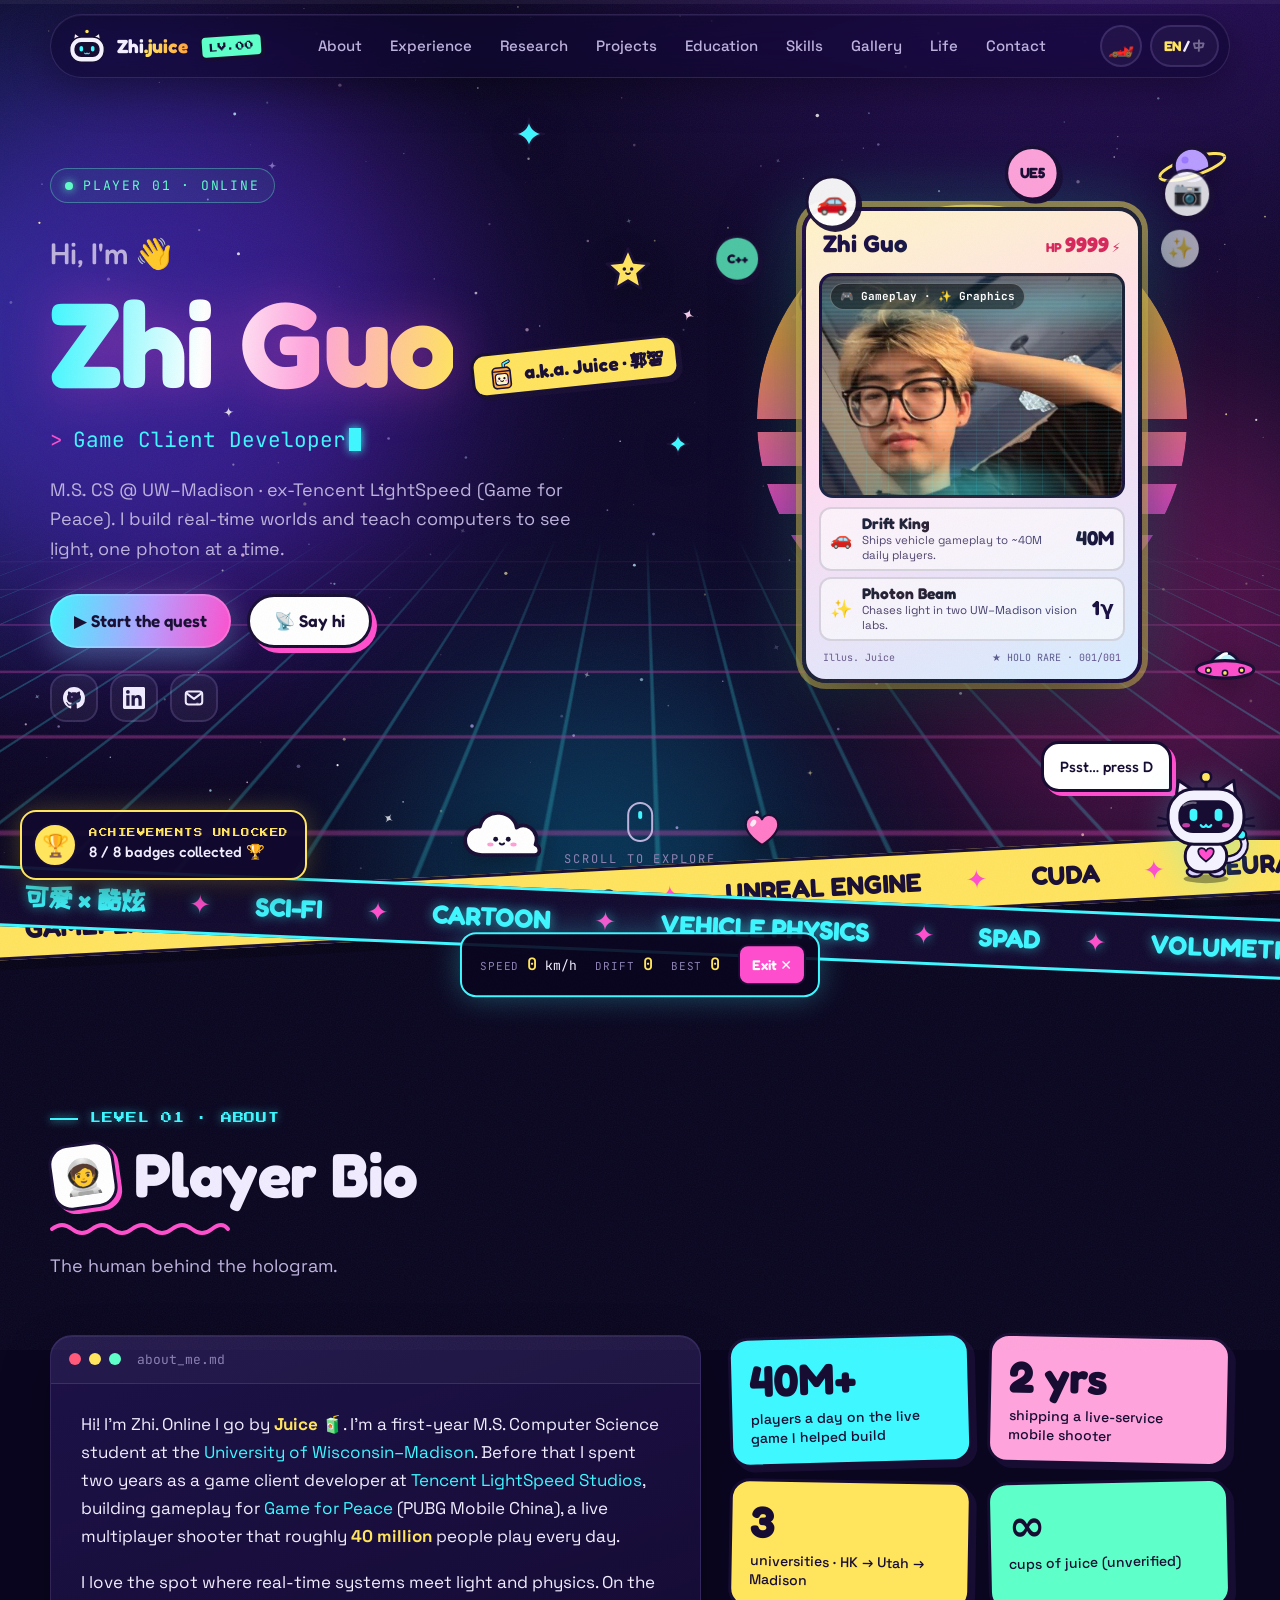
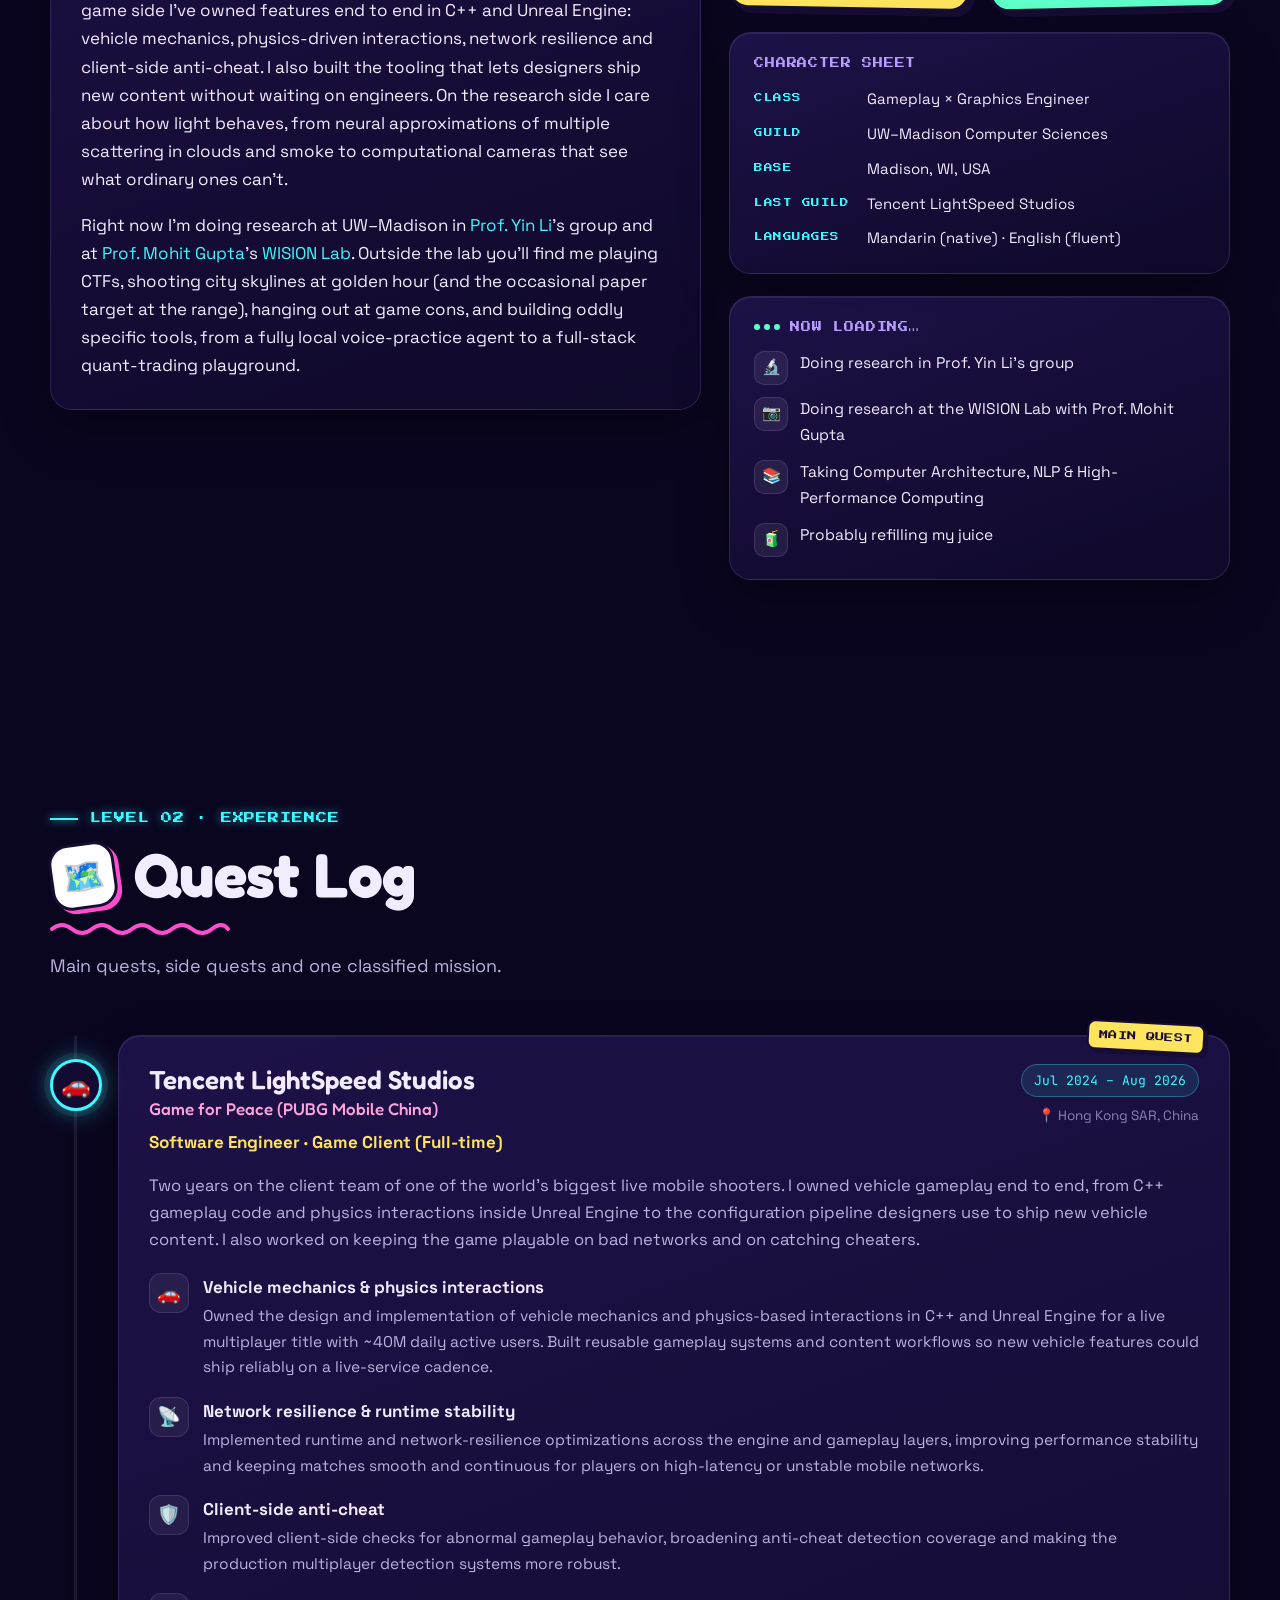
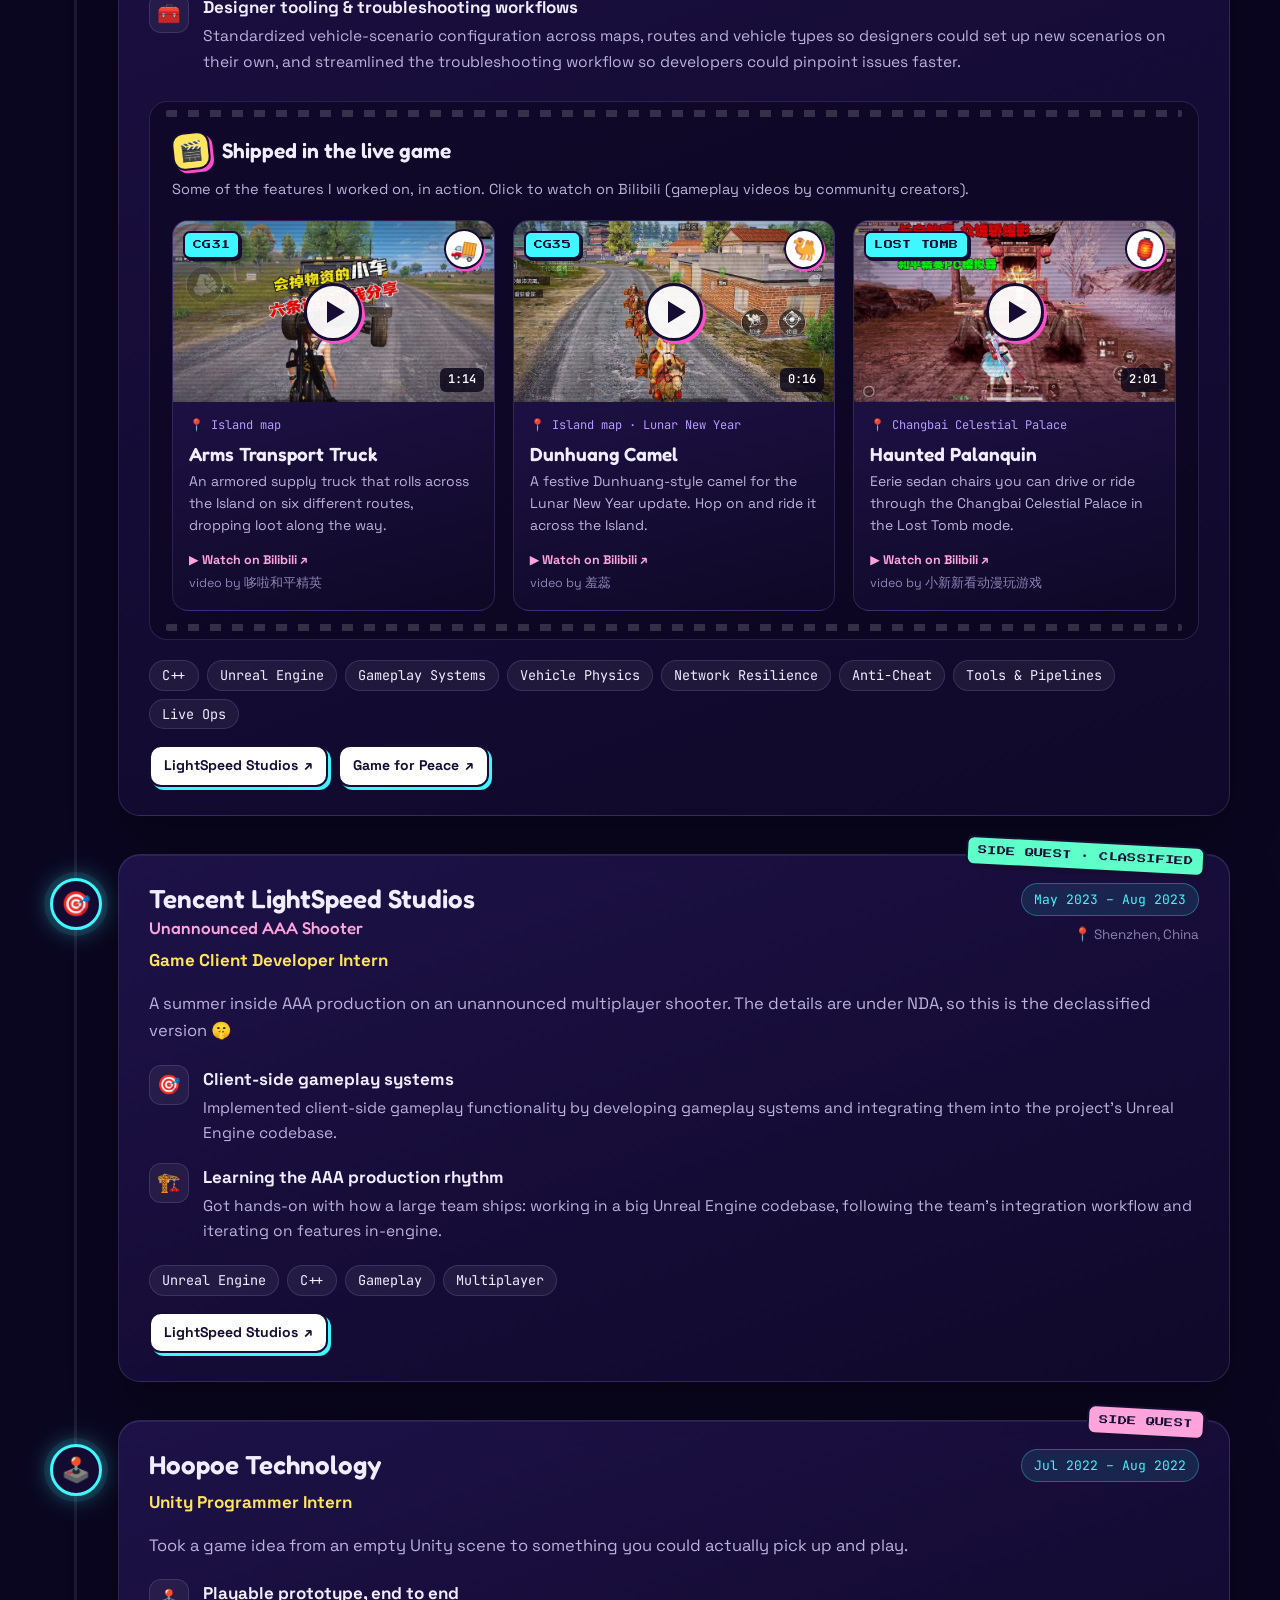
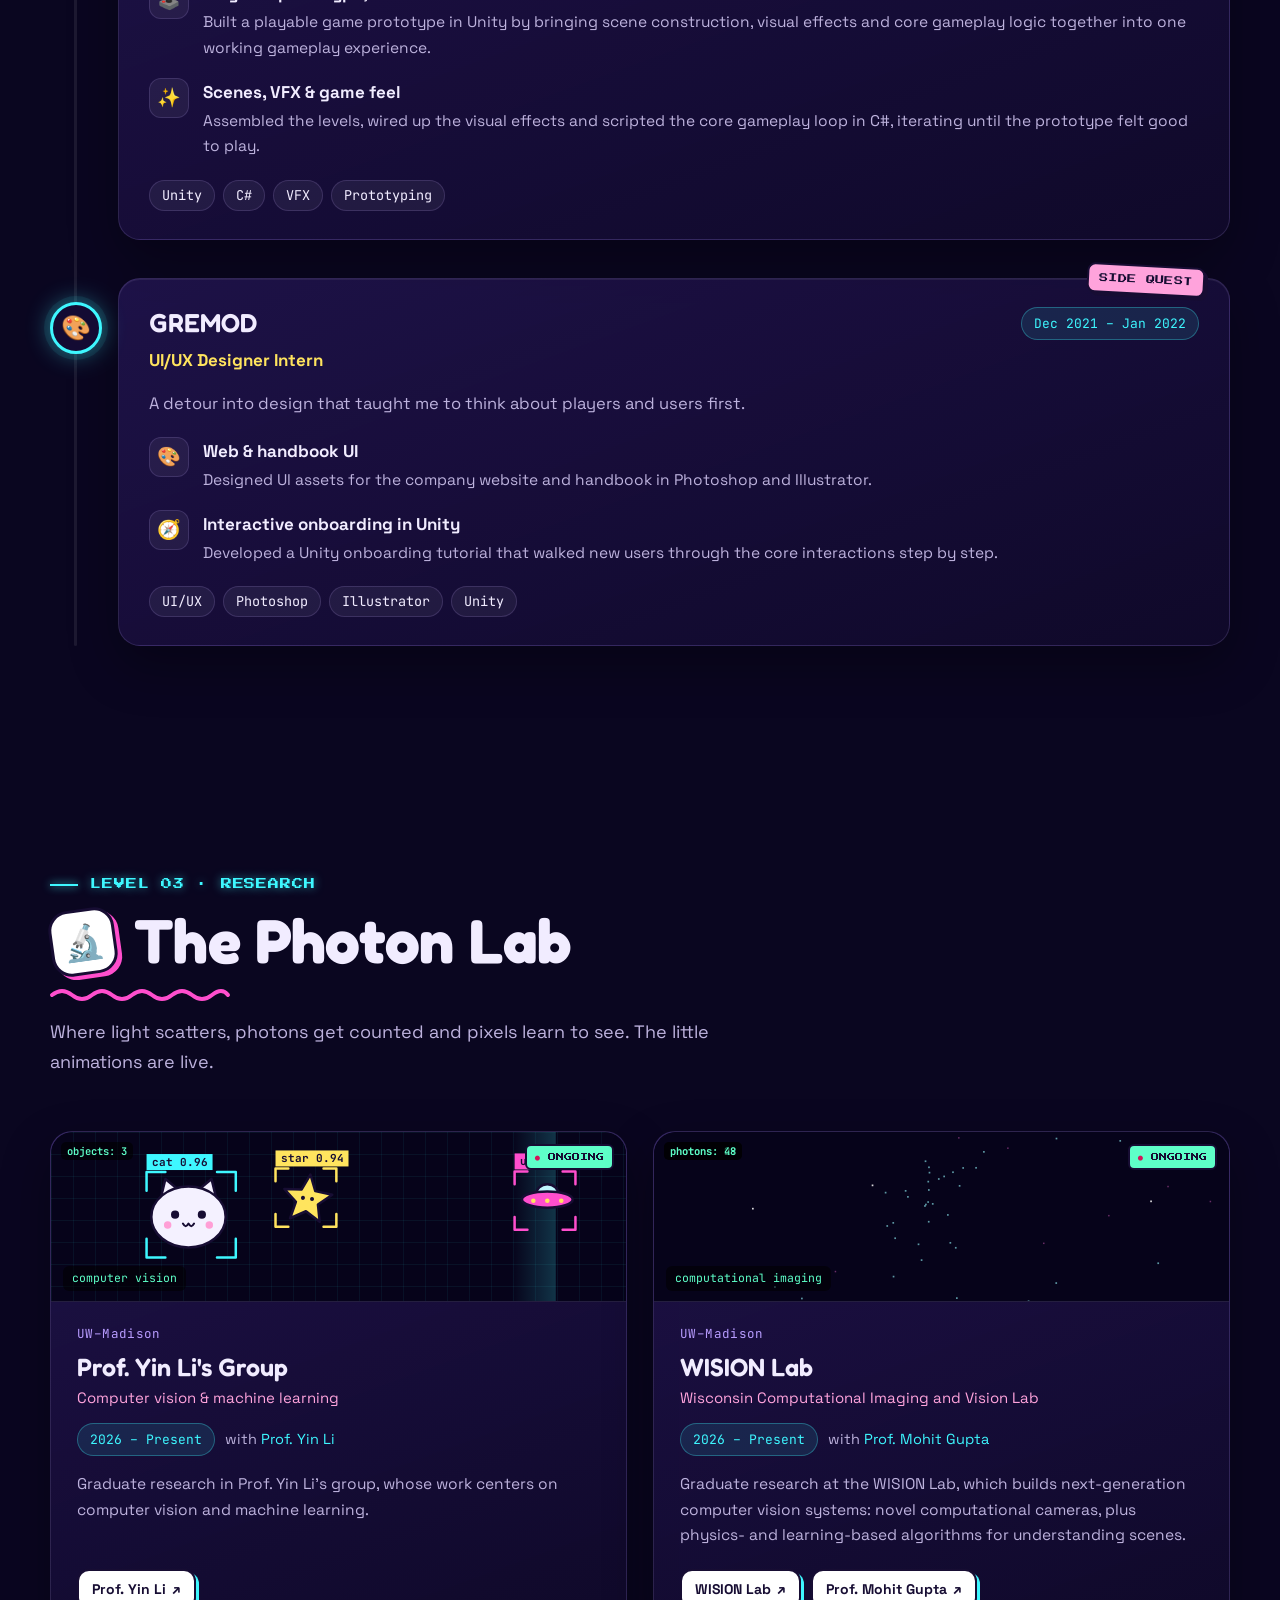
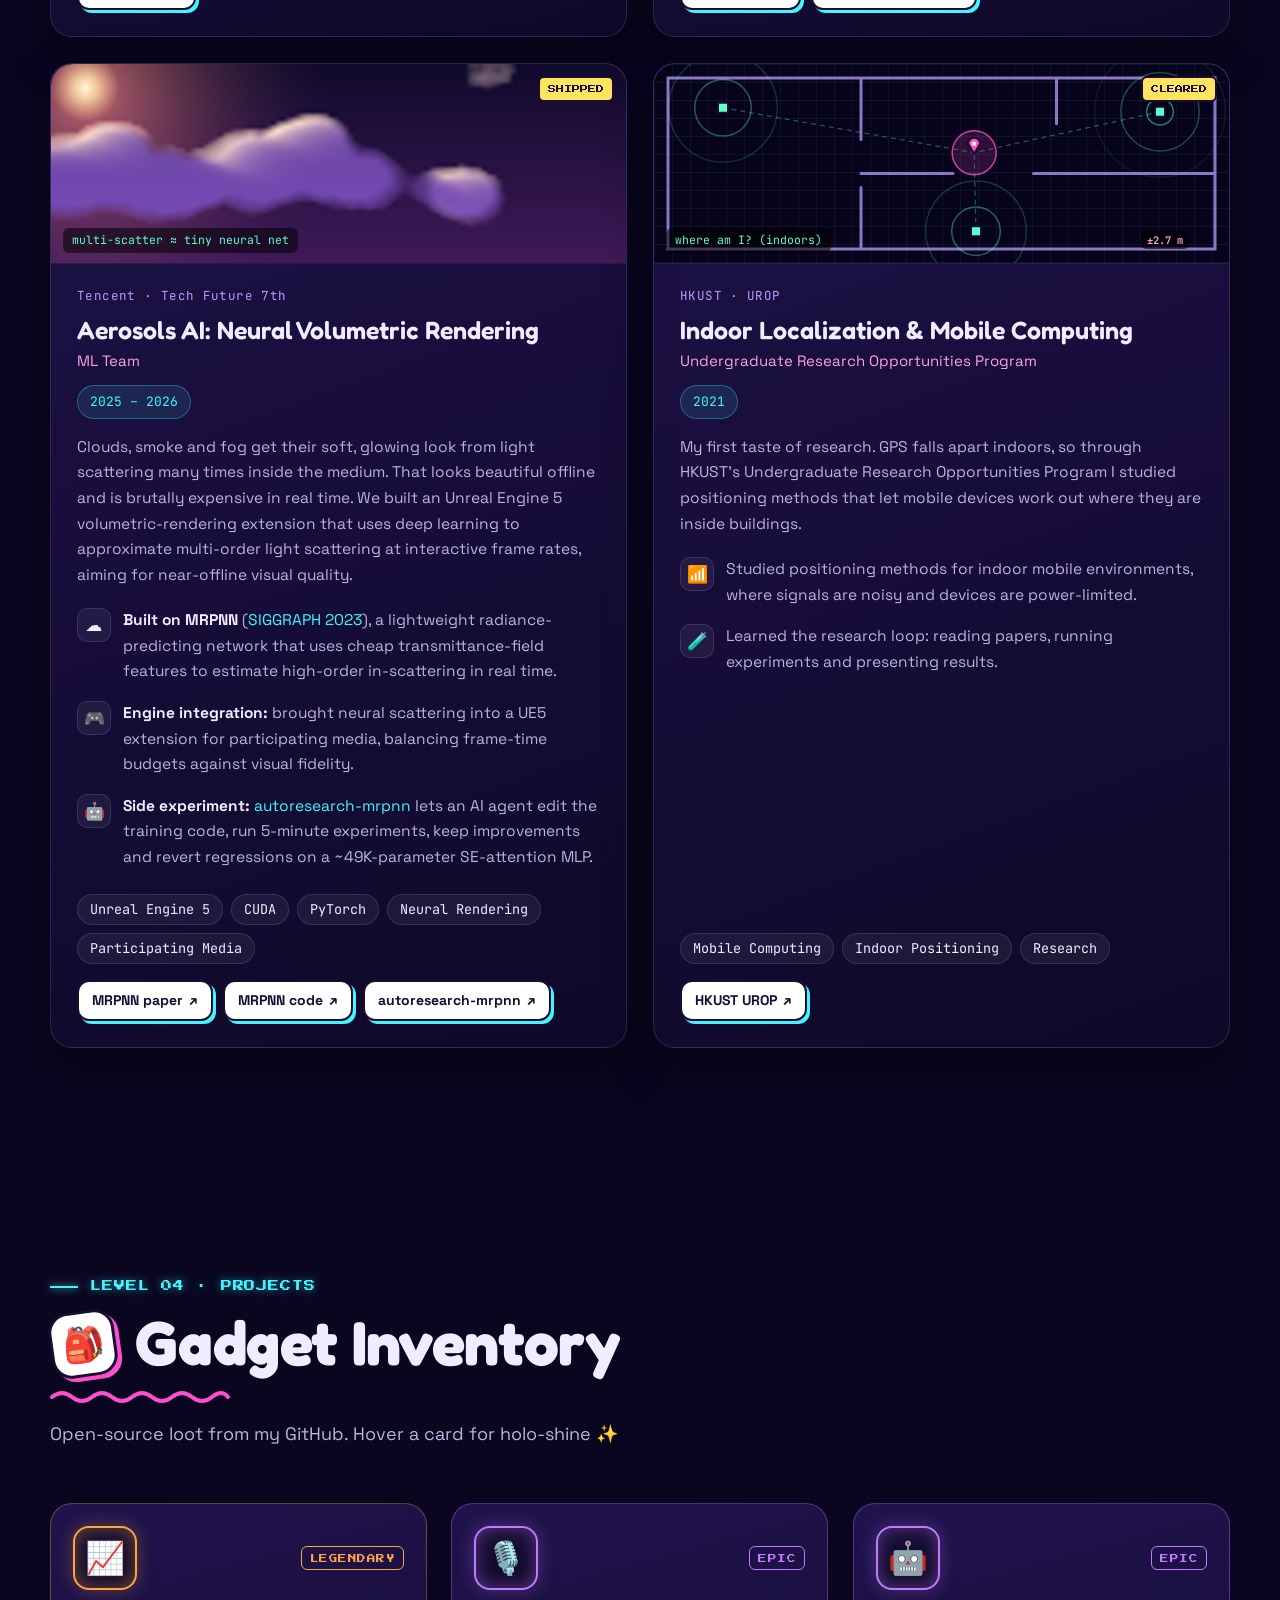
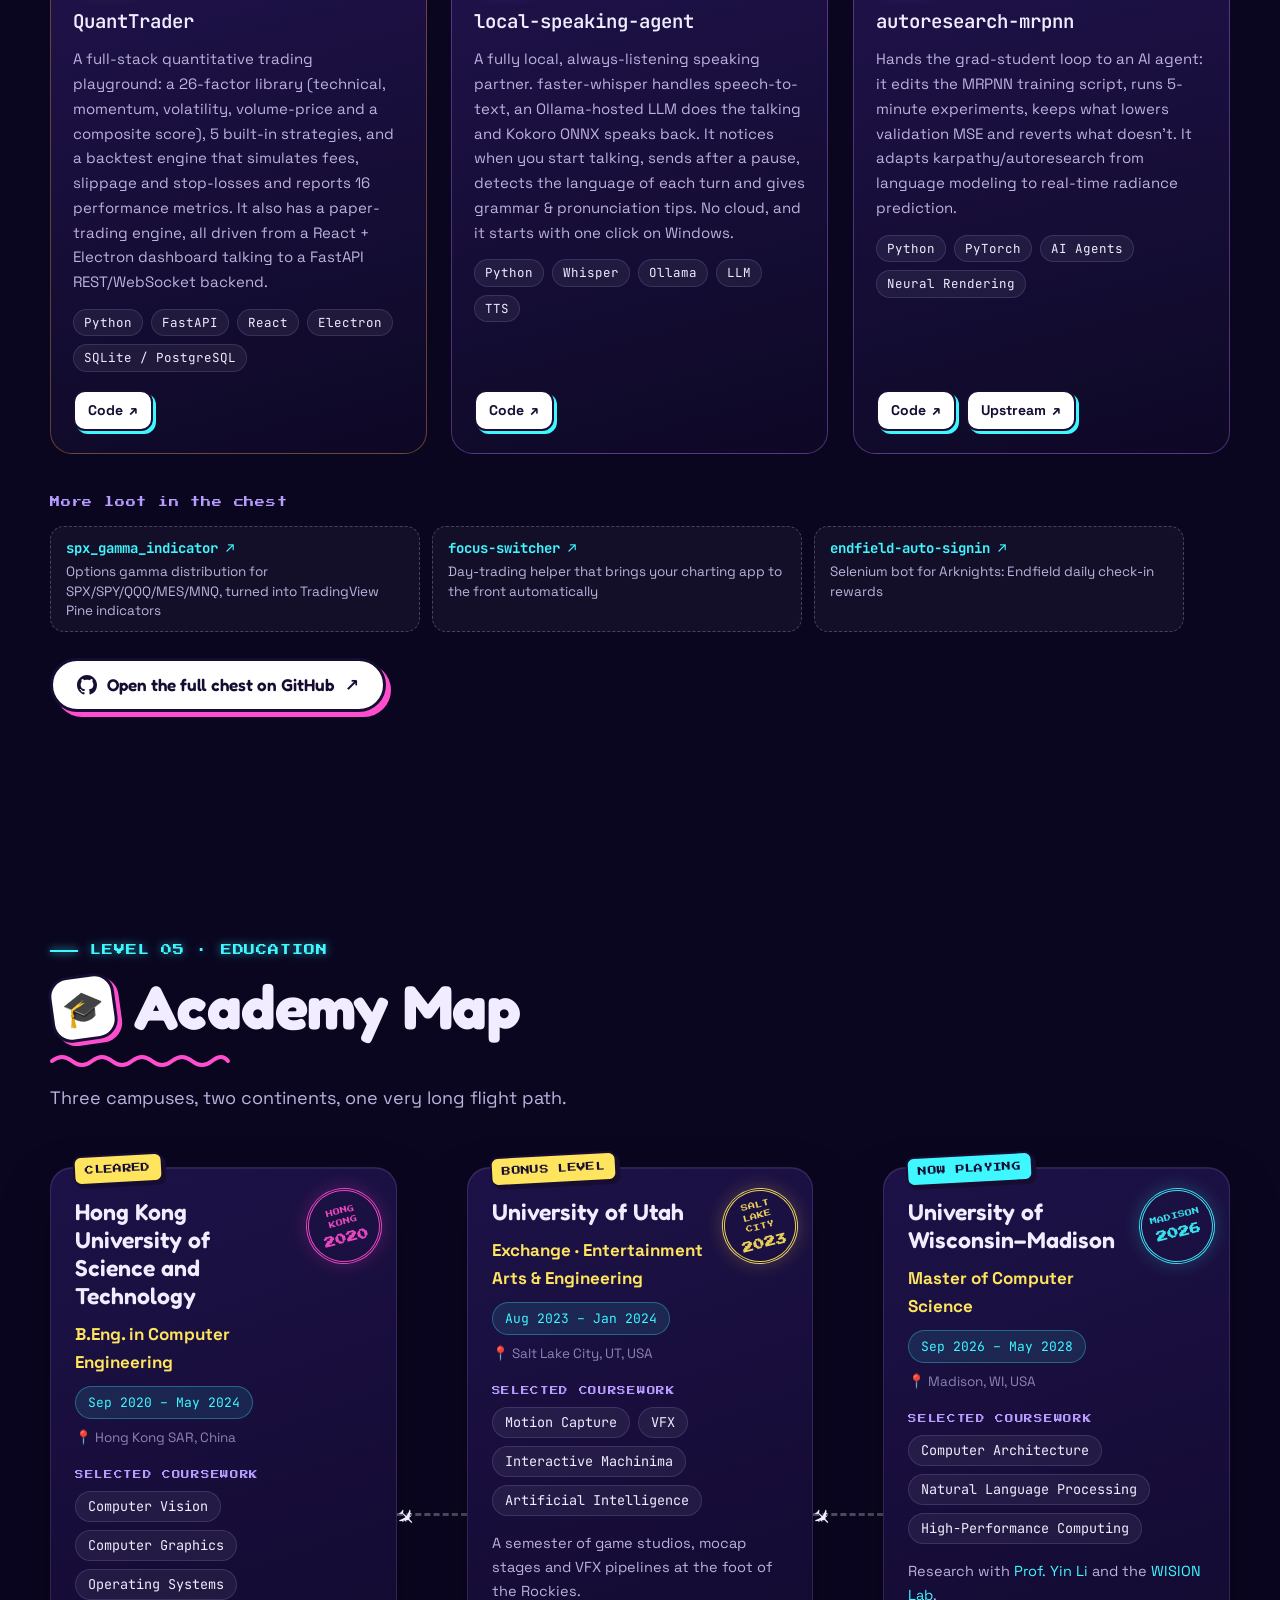
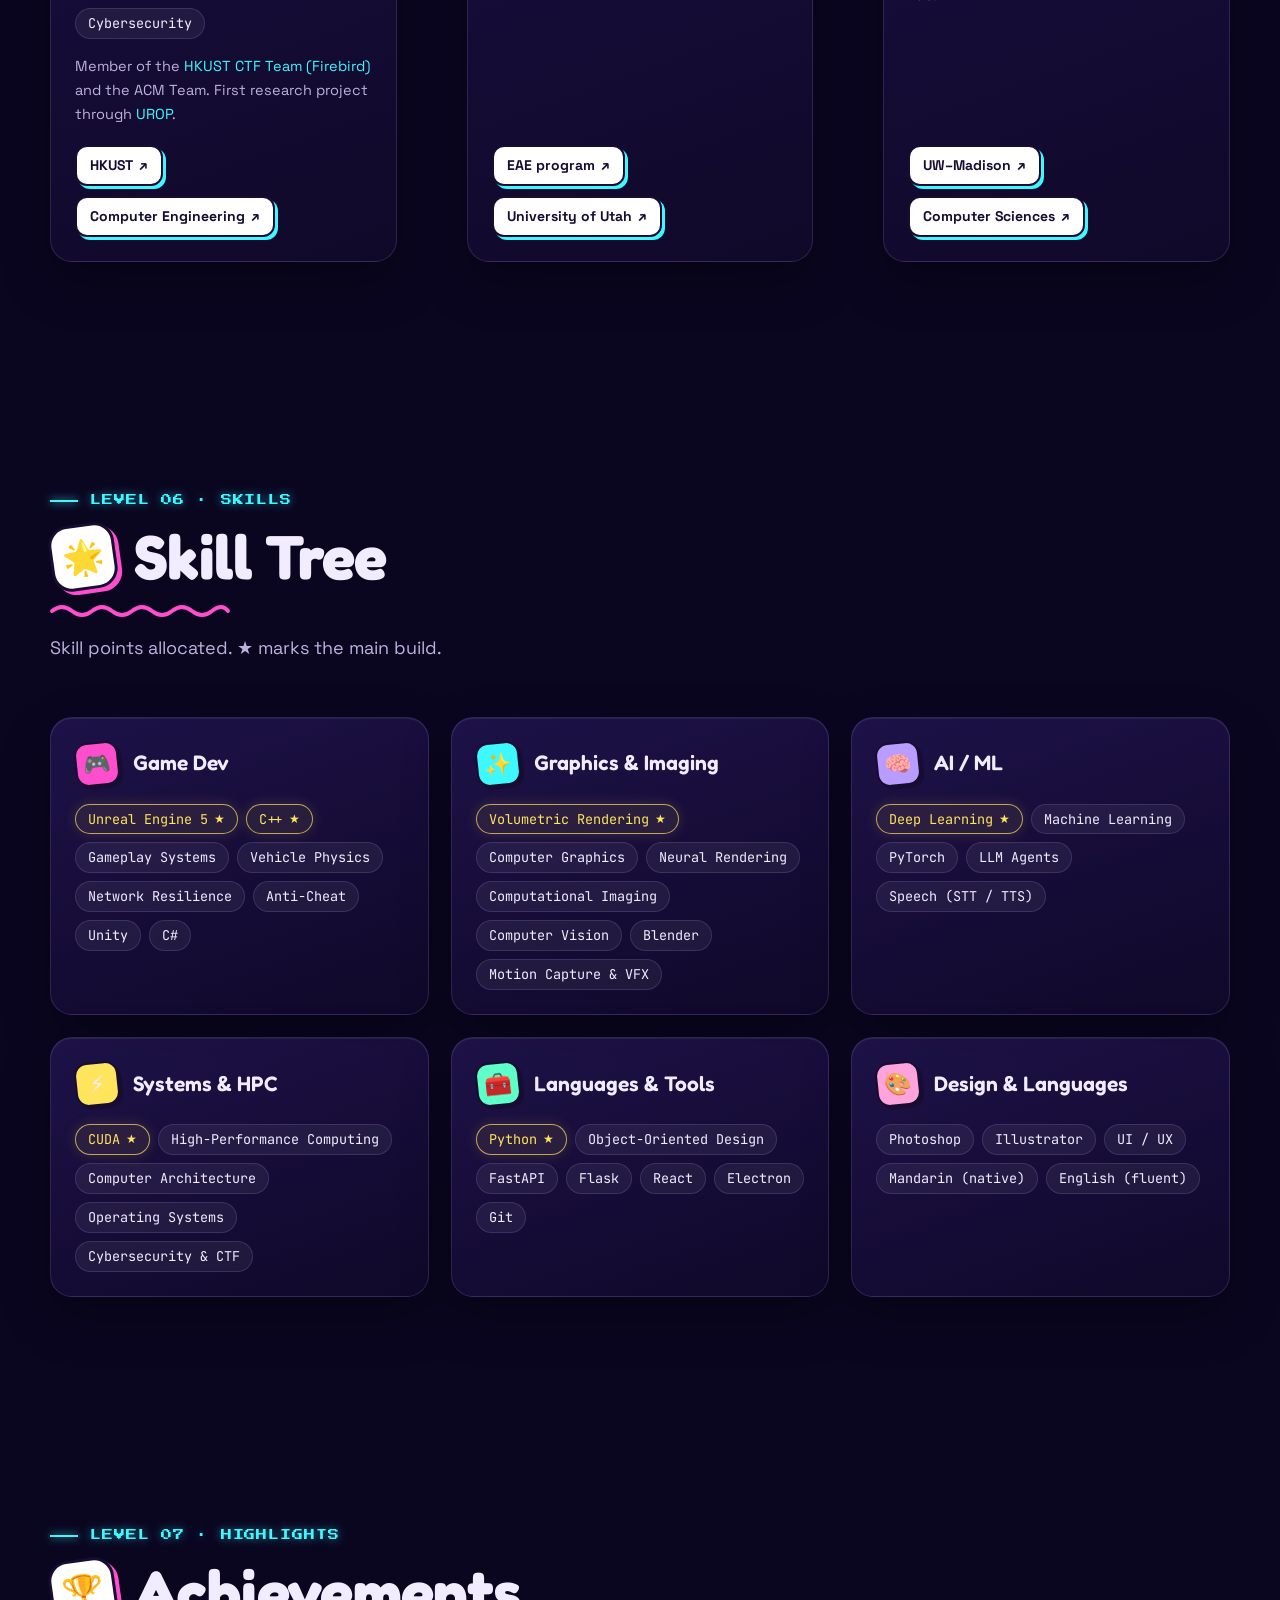
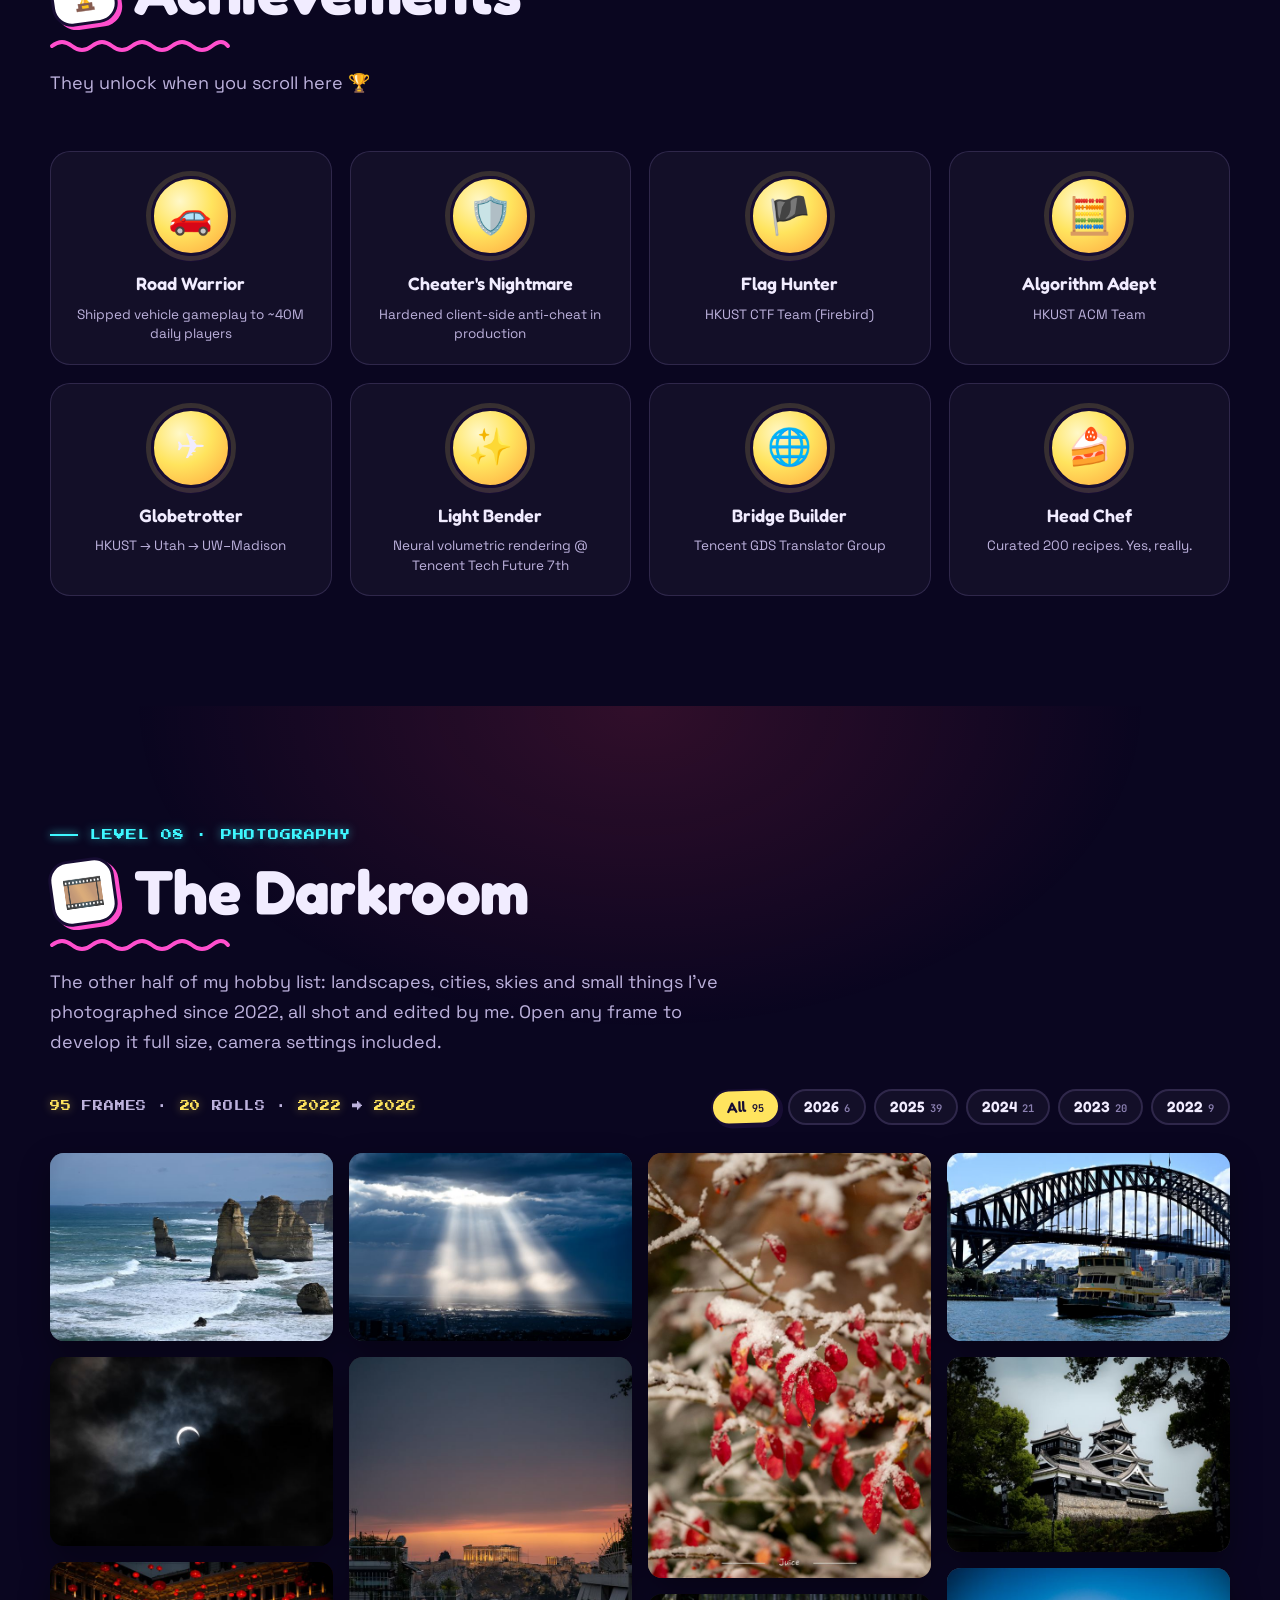
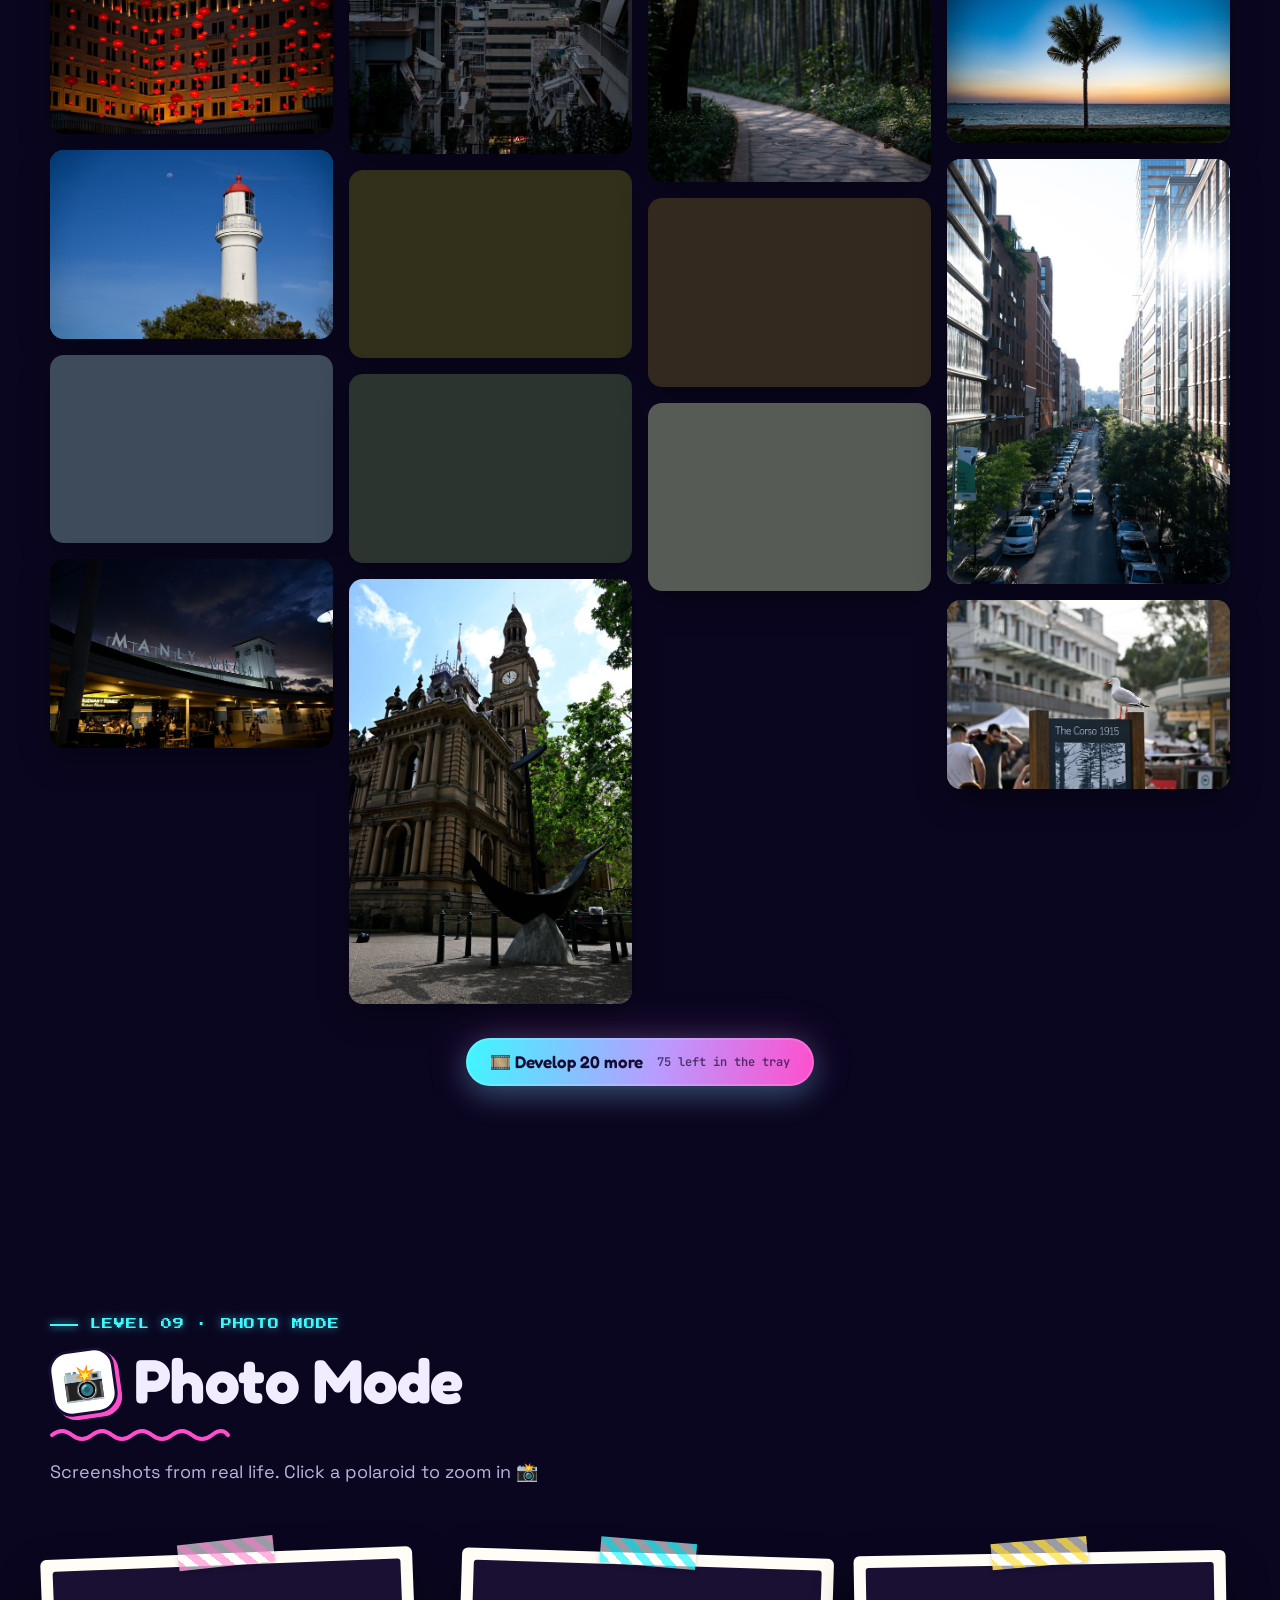
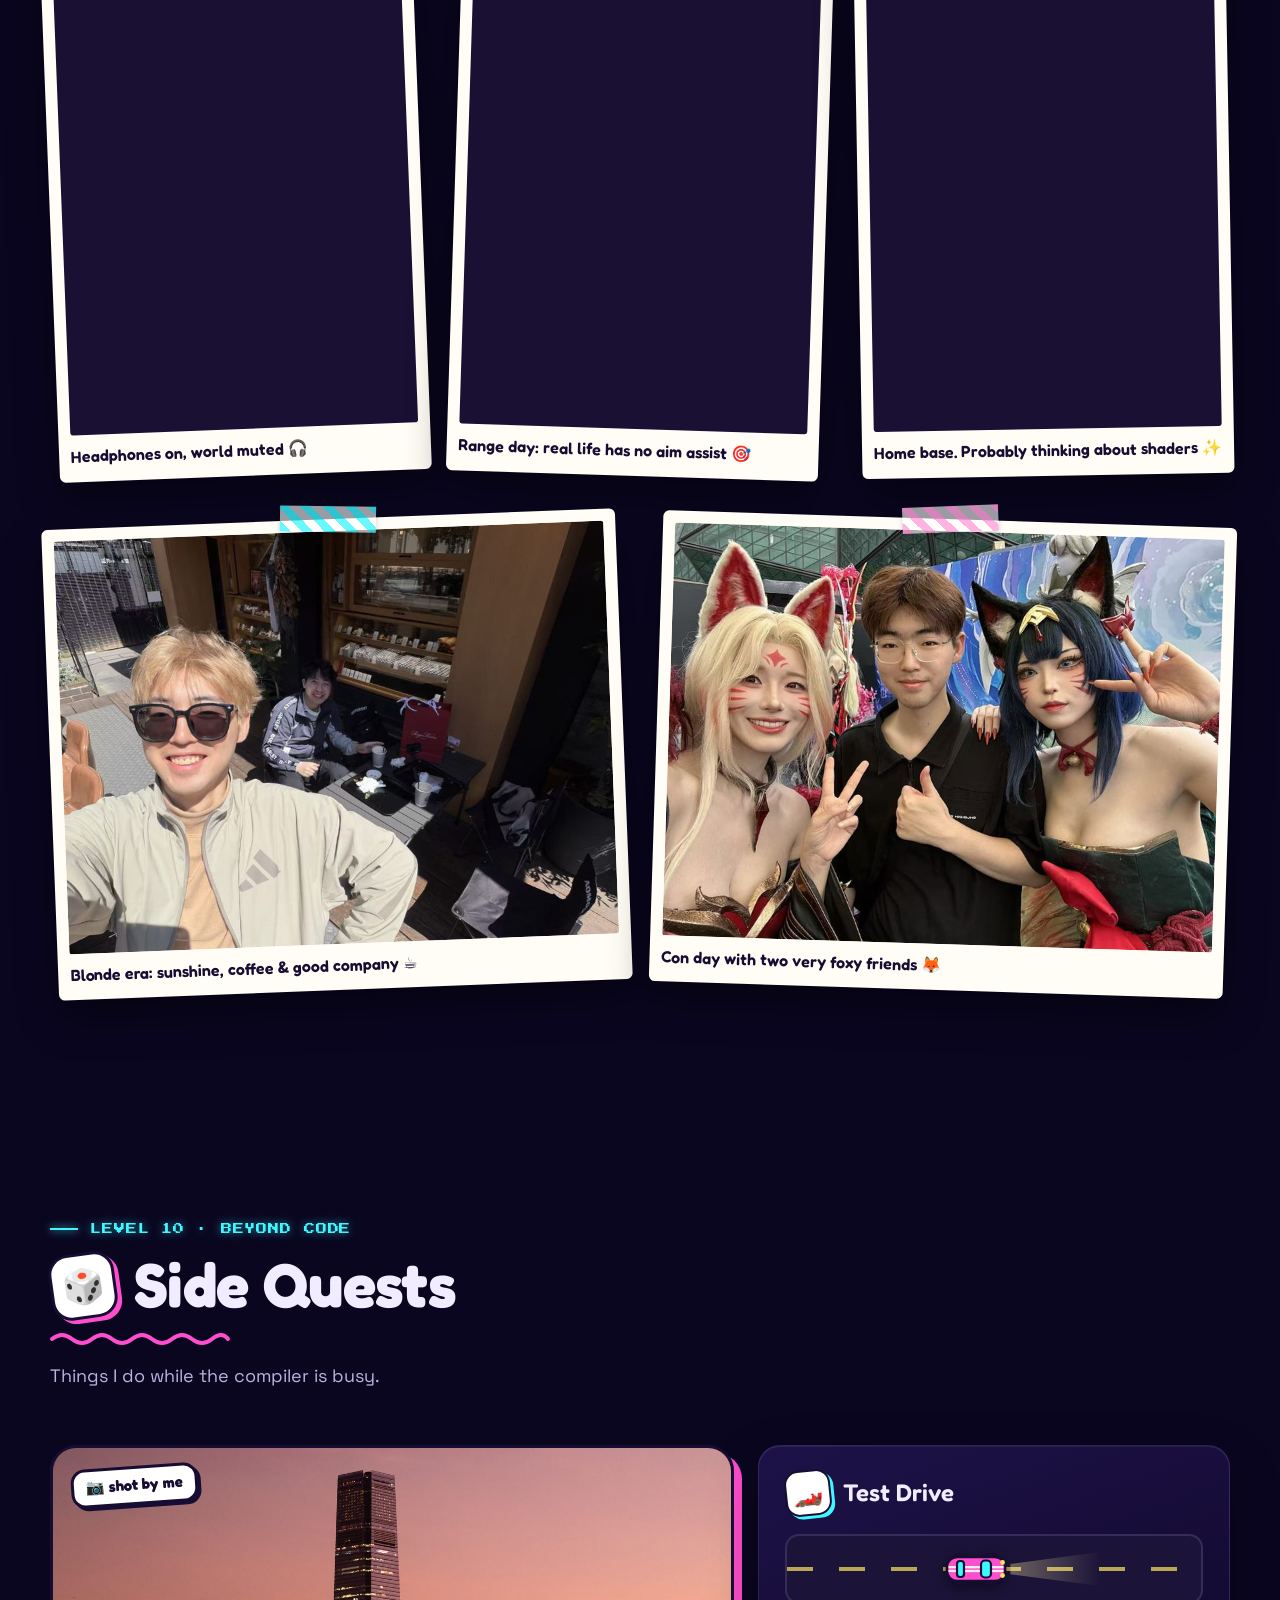
<file: index.html>
<!DOCTYPE html>
<html lang="en">
<head>
  <meta charset="UTF-8" />
  <meta name="viewport" content="width=device-width, initial-scale=1" />
  <title>Zhi Guo 郭智 (Juice) · Gameplay × Graphics × Computational Imaging</title>
  <meta name="description" content="Zhi Guo (a.k.a. Juice): M.S. CS student at UW–Madison and former game client developer at Tencent LightSpeed Studios (Game for Peace). Gameplay systems, real-time graphics, neural volumetric rendering and computational imaging." />
  <meta name="author" content="Zhi Guo (郭智)" />
  <meta name="theme-color" content="#0a0620" />
  <link rel="canonical" href="https://juice-zhi.github.io/" />

  <meta property="og:type" content="website" />
  <meta property="og:url" content="https://juice-zhi.github.io/" />
  <meta property="og:title" content="Zhi Guo 郭智 (Juice) · Player 01" />
  <meta property="og:description" content="Game client dev turned computational imaging researcher. Vehicles for 40M daily players, photons one at a time." />
  <meta property="og:image" content="https://juice-zhi.github.io/assets/og.jpg" />
  <meta name="twitter:card" content="summary_large_image" />

  <link rel="icon" href="assets/favicon.svg" type="image/svg+xml" />
  <script>
    document.documentElement.classList.add("js");
    // safety net: never leave the hero hidden if a script fails to load
    setTimeout(function () { document.body && document.body.classList.add("booted"); }, 4500);
  </script>
  <link rel="preconnect" href="https://fonts.googleapis.com" />
  <link rel="preconnect" href="https://fonts.gstatic.com" crossorigin />
  <!-- non-blocking font load: the page still renders instantly if Google Fonts is slow or blocked -->
  <link rel="stylesheet" media="print" onload="this.media='all'"
        href="https://fonts.googleapis.com/css2?family=Fredoka:wght@500;600;700&family=JetBrains+Mono:wght@400;600&family=Press+Start+2P&family=Space+Grotesk:wght@400;500;700&family=ZCOOL+KuaiLe&display=swap" />
  <link rel="stylesheet" href="css/style.css" />

  <script type="application/ld+json">
  {
    "@context": "https://schema.org",
    "@type": "Person",
    "name": "Zhi Guo",
    "alternateName": ["郭智", "Juice"],
    "url": "https://juice-zhi.github.io/",
    "image": "https://juice-zhi.github.io/assets/avatar.jpg",
    "jobTitle": "M.S. Computer Science Student",
    "affiliation": { "@type": "CollegeOrUniversity", "name": "University of Wisconsin–Madison" },
    "alumniOf": [
      { "@type": "CollegeOrUniversity", "name": "Hong Kong University of Science and Technology" },
      { "@type": "CollegeOrUniversity", "name": "University of Utah" }
    ],
    "sameAs": ["https://github.com/Juice-zhi", "https://www.linkedin.com/in/zhi-guo-418296225"]
  }
  </script>
</head>
<body>
  <a class="skip" href="#about">Skip to content</a>

  <!-- ================= SVG sprite ================= -->
  <svg width="0" height="0" style="position:absolute" aria-hidden="true" focusable="false">
    <defs>
      <symbol id="i-github" viewBox="0 0 16 16"><path fill="currentColor" d="M8 0C3.58 0 0 3.58 0 8c0 3.54 2.29 6.53 5.47 7.59.4.07.55-.17.55-.38 0-.19-.01-.82-.01-1.49-2.01.37-2.53-.49-2.69-.94-.09-.23-.48-.94-.82-1.13-.28-.15-.68-.52-.01-.53.63-.01 1.08.58 1.23.82.72 1.21 1.87.87 2.33.66.07-.52.28-.87.51-1.07-1.78-.2-3.64-.89-3.64-3.95 0-.87.31-1.59.82-2.15-.08-.2-.36-1.02.08-2.12 0 0 .67-.21 2.2.82.64-.18 1.32-.27 2-.27.68 0 1.36.09 2 .27 1.53-1.04 2.2-.82 2.2-.82.44 1.1.16 1.92.08 2.12.51.56.82 1.27.82 2.15 0 3.07-1.87 3.75-3.65 3.95.29.25.54.73.54 1.48 0 1.07-.01 1.93-.01 2.2 0 .21.15.46.55.38A8.013 8.013 0 0016 8c0-4.42-3.58-8-8-8z"/></symbol>
      <symbol id="i-linkedin" viewBox="0 0 24 24"><path fill="currentColor" d="M20.45 20.45h-3.56v-5.57c0-1.33-.02-3.04-1.85-3.04-1.85 0-2.14 1.45-2.14 2.94v5.67H9.34V9h3.41v1.56h.05c.48-.9 1.64-1.85 3.37-1.85 3.6 0 4.27 2.37 4.27 5.46v6.28zM5.34 7.43a2.06 2.06 0 1 1 0-4.13 2.06 2.06 0 0 1 0 4.13zM7.12 20.45H3.56V9h3.56v11.45zM22.22 0H1.77C.79 0 0 .77 0 1.73v20.54C0 23.23.79 24 1.77 24h20.45c.98 0 1.78-.77 1.78-1.73V1.73C24 .77 23.2 0 22.22 0z"/></symbol>
      <symbol id="i-mail" viewBox="0 0 24 24"><g fill="none" stroke="currentColor" stroke-width="2.2" stroke-linecap="round" stroke-linejoin="round"><rect x="3" y="5" width="18" height="14" rx="3"/><path d="m4 7 8 6 8-6"/></g></symbol>
      <symbol id="i-copy" viewBox="0 0 24 24"><g fill="none" stroke="currentColor" stroke-width="2.2" stroke-linecap="round" stroke-linejoin="round"><rect x="9" y="9" width="12" height="12" rx="2.5"/><path d="M5 15H4a1 1 0 0 1-1-1V4a1 1 0 0 1 1-1h10a1 1 0 0 1 1 1v1"/></g></symbol>
      <symbol id="i-menu" viewBox="0 0 24 24"><g fill="none" stroke="currentColor" stroke-width="2.6" stroke-linecap="round"><path d="M4 7h16M4 12h16M4 17h10"/></g></symbol>

      <!-- Byte the robo-cat (head only) -->
      <symbol id="cat-head" viewBox="4 0 112 90">
        <line x1="60" y1="22" x2="60" y2="9" stroke="#170d33" stroke-width="3.5"/>
        <circle cx="60" cy="8" r="6" fill="#ffe45e" stroke="#170d33" stroke-width="3"/>
        <path d="M24 42 L28 12 L52 28 Z" fill="#f4f1ff" stroke="#170d33" stroke-width="3.5" stroke-linejoin="round"/>
        <path d="M30 35 L32 21 L43 28 Z" fill="#ff9fd6"/>
        <path d="M96 42 L92 12 L68 28 Z" fill="#f4f1ff" stroke="#170d33" stroke-width="3.5" stroke-linejoin="round"/>
        <path d="M90 35 L88 21 L77 28 Z" fill="#ff9fd6"/>
        <rect x="16" y="22" width="88" height="64" rx="30" fill="#f4f1ff" stroke="#170d33" stroke-width="3.5"/>
        <rect x="28" y="35" width="64" height="38" rx="17" fill="#170d33"/>
        <rect x="41" y="45" width="9" height="14" rx="4.5" fill="#3ef7ff"/>
        <rect x="70" y="45" width="9" height="14" rx="4.5" fill="#3ef7ff"/>
        <path d="M54 63 q3 4 6 0 q3 4 6 0" fill="none" stroke="#3ef7ff" stroke-width="2.6" stroke-linecap="round"/>
      </symbol>

      <!-- Juice box -->
      <symbol id="juice" viewBox="0 0 64 64">
        <path d="M38 19 V9 L49 4.5" fill="none" stroke="#170d33" stroke-width="7.5" stroke-linecap="round" stroke-linejoin="round"/>
        <path d="M38 19 V9 L49 4.5" fill="none" stroke="#3ef7ff" stroke-width="3.6" stroke-linecap="round" stroke-linejoin="round"/>
        <rect x="13" y="17" width="38" height="44" rx="8" fill="#ffa53e" stroke="#170d33" stroke-width="3.5"/>
        <path d="M13 25 H51" stroke="#170d33" stroke-width="3"/>
        <rect x="18.5" y="30" width="27" height="24" rx="7" fill="#fff6c9" stroke="#170d33" stroke-width="2.6"/>
        <circle cx="26.5" cy="40" r="2.5" fill="#170d33"/>
        <circle cx="37.5" cy="40" r="2.5" fill="#170d33"/>
        <path d="M29 45 q3 3.2 6 0" fill="none" stroke="#170d33" stroke-width="2.3" stroke-linecap="round"/>
        <ellipse cx="22.8" cy="45" rx="2.7" ry="1.7" fill="#ff8fcf"/>
        <ellipse cx="41.2" cy="45" rx="2.7" ry="1.7" fill="#ff8fcf"/>
      </symbol>

      <!-- cartoon stickers -->
      <symbol id="st-star" viewBox="0 0 64 64">
        <path d="M32 7 L39.35 23.89 L57.68 25.66 L43.89 37.86 L47.87 55.84 L32 46.5 L16.13 55.84 L20.11 37.86 L6.32 25.66 L24.65 23.89 Z" fill="#ffe45e" stroke="#170d33" stroke-width="3.5" stroke-linejoin="round"/>
        <circle cx="27.5" cy="32" r="2.2" fill="#170d33"/><circle cx="36.5" cy="32" r="2.2" fill="#170d33"/>
        <path d="M29.5 37 q2.5 2.6 5 0" fill="none" stroke="#170d33" stroke-width="2" stroke-linecap="round"/>
      </symbol>
      <symbol id="st-heart" viewBox="0 0 64 64">
        <path d="M32 56 C14 44 6 34 6 23 C6 14 13 8 21 8 C26 8 30 11 32 15 C34 11 38 8 43 8 C51 8 58 14 58 23 C58 34 50 44 32 56 Z" fill="#ff7ac8" stroke="#170d33" stroke-width="3.5" stroke-linejoin="round"/>
        <ellipse cx="18" cy="21" rx="4" ry="6" transform="rotate(35 18 21)" fill="#fff" opacity=".85"/>
      </symbol>
      <symbol id="st-cloud" viewBox="0 0 80 50">
        <path d="M20 45 C9 45 4 38 4 31 C4 23 11 17 18 18 C20 9 28 4 37 5 C46 6 52 12 53 19 C56 16 62 16 66 19 C72 23 73 30 71 35 C76 37 76 45 70 45 Z" fill="#fff" stroke="#170d33" stroke-width="3.5" stroke-linejoin="round"/>
        <circle cx="33" cy="30" r="2.3" fill="#170d33"/><circle cx="45" cy="30" r="2.3" fill="#170d33"/>
        <ellipse cx="28" cy="35" rx="3" ry="1.8" fill="#ff9fd6"/><ellipse cx="50" cy="35" rx="3" ry="1.8" fill="#ff9fd6"/>
        <path d="M37 34 q2 2 4 0" fill="none" stroke="#170d33" stroke-width="2" stroke-linecap="round"/>
      </symbol>
      <symbol id="st-planet" viewBox="0 0 80 64">
        <g transform="rotate(-18 40 32)">
          <path d="M6 33 A34 9 0 0 1 74 33" fill="none" stroke="#170d33" stroke-width="7"/>
          <path d="M6 33 A34 9 0 0 1 74 33" fill="none" stroke="#ffe45e" stroke-width="3"/>
        </g>
        <circle cx="40" cy="32" r="18" fill="#b89cff" stroke="#170d33" stroke-width="3.5"/>
        <circle cx="33" cy="26" r="3.5" fill="#9a78ff"/><circle cx="46" cy="38" r="2.5" fill="#9a78ff"/>
        <g transform="rotate(-18 40 32)">
          <path d="M6 33 A34 9 0 0 0 74 33" fill="none" stroke="#170d33" stroke-width="7"/>
          <path d="M6 33 A34 9 0 0 0 74 33" fill="none" stroke="#ffe45e" stroke-width="3"/>
        </g>
      </symbol>
      <symbol id="st-spark" viewBox="0 0 40 40">
        <path d="M20 2 Q22 18 38 20 Q22 22 20 38 Q18 22 2 20 Q18 18 20 2 Z" fill="#3ef7ff" stroke="#170d33" stroke-width="2.5" stroke-linejoin="round"/>
      </symbol>
      <symbol id="st-ufo" viewBox="0 0 80 60">
        <path d="M24 31 A16 15 0 0 1 56 31 Z" fill="#bff8ff" stroke="#170d33" stroke-width="3.5" stroke-linejoin="round"/>
        <path d="M34 22 q3 -5 8 -5" fill="none" stroke="#fff" stroke-width="3" stroke-linecap="round"/>
        <ellipse cx="40" cy="35" rx="33" ry="10" fill="#ff4ecd" stroke="#170d33" stroke-width="3.5"/>
        <circle cx="21" cy="36" r="3" fill="#ffe45e" stroke="#170d33" stroke-width="1.8"/>
        <circle cx="40" cy="39" r="3" fill="#ffe45e" stroke="#170d33" stroke-width="1.8"/>
        <circle cx="59" cy="36" r="3" fill="#ffe45e" stroke="#170d33" stroke-width="1.8"/>
      </symbol>
    </defs>
  </svg>

  <!-- ================= boot screen ================= -->
  <div id="boot" class="boot" aria-hidden="true">
    <div class="boot-box">
      <div class="boot-logo"><svg><use href="#cat-head"/></svg><span>JUICE-OS</span></div>
      <div class="boot-lines" id="boot-lines"></div>
      <div class="boot-bar"><i id="boot-fill"></i></div>
      <div class="boot-foot"><span id="boot-pct">0%</span><span class="boot-press">PRESS ANY KEY</span></div>
    </div>
  </div>

  <!-- ================= background layers ================= -->
  <div class="nebula" aria-hidden="true"><i></i><i></i><i></i></div>
  <canvas id="starfield" aria-hidden="true"></canvas>
  <canvas id="fx" aria-hidden="true"></canvas>
  <div class="grain" aria-hidden="true"></div>
  <div class="xpbar" aria-hidden="true"><div class="xpbar-fill" id="xp"></div></div>

  <!-- ================= nav ================= -->
  <header class="nav" id="nav">
    <a class="brand" href="#home" aria-label="Zhi Guo, back to top">
      <svg aria-hidden="true"><use href="#cat-head"/></svg>
      <span>Zhi<b>.juice</b></span>
    </a>
    <span class="lv" id="lv" aria-hidden="true">LV.00</span>
    <nav aria-label="Primary">
      <ul class="nav-links" id="nav-links">
        <li><a href="#about" data-sec="about" data-i18n="nav.about">About</a></li>
        <li><a href="#quests" data-sec="quests" data-i18n="nav.quests">Experience</a></li>
        <li><a href="#lab" data-sec="lab" data-i18n="nav.lab">Research</a></li>
        <li><a href="#gadgets" data-sec="gadgets" data-i18n="nav.gadgets">Projects</a></li>
        <li><a href="#academy" data-sec="academy" data-i18n="nav.academy">Education</a></li>
        <li><a href="#skills" data-sec="skills" data-i18n="nav.skills">Skills</a></li>
        <li><a href="#darkroom" data-sec="darkroom" data-i18n="nav.darkroom">Gallery</a></li>
        <li><a href="#photos" data-sec="photos" data-i18n="nav.photos">Life</a></li>
        <li><a href="#contact" data-sec="contact" data-i18n="nav.contact">Contact</a></li>
      </ul>
    </nav>
    <div class="nav-tools">
      <button class="icon-btn" id="drive-btn" type="button" data-i18n-title="nav.drive" title="Test drive (D)">🏎️</button>
      <button class="icon-btn lang-btn" id="lang-btn" type="button" data-i18n-title="nav.lang" title="切换到中文"><span data-l="en">EN</span>/<span data-l="zh">中</span></button>
      <button class="icon-btn menu-btn" id="menu-btn" type="button" aria-expanded="false" aria-controls="nav-links" data-i18n-title="nav.menu" title="Menu"><svg width="22" height="22"><use href="#i-menu"/></svg></button>
    </div>
  </header>

  <main id="main">
    <!-- ================= hero ================= -->
    <section id="home" class="hero">
      <div class="grid-floor" aria-hidden="true"></div>
      <div class="floaters" aria-hidden="true">
        <svg class="fl fl-big" style="--x:47%;--y:27%;--d:1.2;--s:52px;--r:-14deg;--dur:7s"><use href="#st-star"/></svg>
        <svg class="fl" style="--x:40%;--y:13%;--d:.6;--s:34px;--r:0deg;--dur:9s"><use href="#st-spark"/></svg>
        <svg class="fl" style="--x:90%;--y:14%;--d:1.4;--s:80px;--r:8deg;--dur:8s"><use href="#st-planet"/></svg>
        <svg class="fl fl-big" style="--x:36%;--y:88%;--d:.9;--s:84px;--r:-4deg;--dur:10s"><use href="#st-cloud"/></svg>
        <svg class="fl" style="--x:58%;--y:90%;--d:1.1;--s:40px;--r:12deg;--dur:6s"><use href="#st-heart"/></svg>
        <svg class="fl fl-big" style="--x:93%;--y:70%;--d:.7;--s:70px;--r:-10deg;--dur:11s"><use href="#st-ufo"/></svg>
        <svg class="fl" style="--x:52%;--y:48%;--d:.5;--s:24px;--r:0deg;--dur:5s"><use href="#st-spark"/></svg>
      </div>

      <div class="hero-inner">
        <div class="hero-text">
          <span class="hud-tag" data-i18n="hero.hud">PLAYER 01 · ONLINE</span>
          <p class="hello"><span data-i18n="hero.hello">Hi, I'm</span> <span class="wave" aria-hidden="true">👋</span></p>
          <div class="name-row">
            <h1 class="glitch" id="name" data-text="Zhi Guo">Zhi Guo</h1>
            <span class="sticker aka"><svg aria-hidden="true"><use href="#juice"/></svg><span data-i18n="hero.aka">a.k.a. Juice · 郭智</span></span>
          </div>
          <p class="typer"><span class="prompt" aria-hidden="true">&gt;</span><span id="typer-text"></span><span class="caret" aria-hidden="true"></span></p>
          <p class="intro" data-i18n="hero.intro">M.S. CS @ UW–Madison · ex-Tencent LightSpeed (Game for Peace).</p>
          <div class="cta">
            <a href="#quests" class="btn btn-neon magnetic" data-i18n="hero.cta1">▶ Start the quest</a>
            <a href="#contact" class="btn btn-sticker magnetic" data-i18n="hero.cta2">📡 Say hi</a>
          </div>
          <div class="socials">
            <a class="soc" href="https://github.com/Juice-zhi" target="_blank" rel="noopener" aria-label="GitHub"><svg><use href="#i-github"/></svg></a>
            <a class="soc" href="https://www.linkedin.com/in/zhi-guo-418296225" target="_blank" rel="noopener" aria-label="LinkedIn"><svg><use href="#i-linkedin"/></svg></a>
            <a class="soc" href="mailto:540393671@qq.com" aria-label="Email"><svg><use href="#i-mail"/></svg></a>
          </div>
        </div>

        <div class="card-stage" id="card-stage">
          <div class="retro-sun" aria-hidden="true"></div>
          <div class="orbit" id="orbit" aria-hidden="true">
            <span class="orbiter">🎮</span>
            <span class="orbiter txt">C++</span>
            <span class="orbiter">🚗</span>
            <span class="orbiter txt">UE5</span>
            <span class="orbiter">📷</span>
            <span class="orbiter">✨</span>
            <span class="orbiter">🐱</span>
          </div>
          <div class="holo-float">
            <div class="holo" id="holo">
              <div class="holo-inner">
                <div class="hc-top">
                  <span class="hc-name" data-i18n="card.name">Zhi Guo</span>
                  <span class="hc-hp">HP <b>9999</b> ⚡</span>
                </div>
                <div class="hc-portrait">
                  <picture>
                    <source srcset="assets/avatar.webp" type="image/webp" />
                    <img src="assets/avatar.jpg" alt="Portrait of Zhi Guo (郭智)" width="400" height="400" />
                  </picture>
                  <div class="hc-scan" aria-hidden="true"></div>
                  <span class="hc-type" data-i18n="card.type">🎮 Gameplay · ✨ Graphics</span>
                </div>
                <div class="hc-moves">
                  <div class="hc-move">
                    <span class="hc-cost" aria-hidden="true">🚗</span>
                    <div><b data-i18n="card.m1">Drift King</b><small data-i18n="card.m1d">Ships vehicle gameplay to ~40M daily players.</small></div>
                    <span class="hc-dmg">40M</span>
                  </div>
                  <div class="hc-move">
                    <span class="hc-cost" aria-hidden="true">✨</span>
                    <div><b data-i18n="card.m2">Photon Beam</b><small data-i18n="card.m2d">Rebuilds 3D worlds one photon at a time.</small></div>
                    <span class="hc-dmg">1γ</span>
                  </div>
                </div>
                <div class="hc-foot"><span>Illus. Juice</span><span data-i18n="card.foot">★ HOLO RARE · 001/001</span></div>
              </div>
              <div class="holo-foil" aria-hidden="true"></div>
              <div class="holo-glare" aria-hidden="true"></div>
            </div>
          </div>
        </div>
      </div>

      <a href="#about" class="scroll-hint"><span class="mouse" aria-hidden="true"></span><span data-i18n="hero.scroll">scroll to explore</span></a>
    </section>

    <!-- ================= marquee ================= -->
    <div class="marquee" aria-hidden="true">
      <div class="band band-1"><div class="track" id="band-1"></div></div>
      <div class="band band-2"><div class="track" id="band-2"></div></div>
    </div>

    <!-- ================= about ================= -->
    <section id="about" class="section">
      <div class="wrap">
        <header class="sec-head" data-reveal>
          <span class="eyebrow" data-i18n="about.eyebrow">LEVEL 01 · ABOUT</span>
          <h2 class="sec-title"><span class="emo" aria-hidden="true">🧑‍🚀</span><span data-i18n="about.title">Player Bio</span></h2>
          <svg class="squiggle" viewBox="0 0 180 16" aria-hidden="true"><path d="M2 8 Q 12 0 22 8 T 42 8 T 62 8 T 82 8 T 102 8 T 122 8 T 142 8 T 162 8 T 178 8"/></svg>
          <p class="sec-sub" data-i18n="about.sub">The human behind the hologram.</p>
        </header>

        <div class="about-grid">
          <article class="panel window neon" data-reveal>
            <div class="win-bar"><i></i><i></i><i></i><span data-i18n="about.file">about_me.md</span></div>
            <div class="win-body" id="bio"></div>
          </article>
          <div class="about-side">
            <div class="stats" id="stats"></div>
            <div class="panel charsheet" data-reveal style="--d:2">
              <h3 class="mini-head" data-i18n="about.sheet">CHARACTER SHEET</h3>
              <dl id="charsheet"></dl>
            </div>
            <div class="panel now" data-reveal style="--d:3">
              <h3 class="mini-head"><span class="dots" aria-hidden="true"><i></i><i></i><i></i></span><span data-i18n="about.now">NOW LOADING…</span></h3>
              <ul id="now"></ul>
            </div>
          </div>
        </div>
      </div>
    </section>

    <!-- ================= experience ================= -->
    <section id="quests" class="section">
      <div class="wrap">
        <header class="sec-head" data-reveal>
          <span class="eyebrow" data-i18n="quests.eyebrow">LEVEL 02 · EXPERIENCE</span>
          <h2 class="sec-title"><span class="emo" aria-hidden="true">🗺️</span><span data-i18n="quests.title">Quest Log</span></h2>
          <svg class="squiggle" viewBox="0 0 180 16" aria-hidden="true"><path d="M2 8 Q 12 0 22 8 T 42 8 T 62 8 T 82 8 T 102 8 T 122 8 T 142 8 T 162 8 T 178 8"/></svg>
          <p class="sec-sub" data-i18n="quests.sub">Main quests, side quests and one classified mission.</p>
        </header>
        <div class="timeline" id="timeline"><div class="tl-progress" aria-hidden="true"></div><div id="quests-list"></div></div>
      </div>
    </section>

    <!-- ================= research ================= -->
    <section id="lab" class="section">
      <div class="wrap">
        <header class="sec-head" data-reveal>
          <span class="eyebrow" data-i18n="lab.eyebrow">LEVEL 03 · RESEARCH</span>
          <h2 class="sec-title"><span class="emo" aria-hidden="true">🔬</span><span data-i18n="lab.title">The Photon Lab</span></h2>
          <svg class="squiggle" viewBox="0 0 180 16" aria-hidden="true"><path d="M2 8 Q 12 0 22 8 T 42 8 T 62 8 T 82 8 T 102 8 T 122 8 T 142 8 T 162 8 T 178 8"/></svg>
          <p class="sec-sub" data-i18n="lab.sub">Where light scatters, photons get counted and simulations get real.</p>
        </header>
        <div class="lab-grid" id="lab-grid"></div>
      </div>
    </section>

    <!-- ================= projects ================= -->
    <section id="gadgets" class="section">
      <div class="wrap">
        <header class="sec-head" data-reveal>
          <span class="eyebrow" data-i18n="gadgets.eyebrow">LEVEL 04 · PROJECTS</span>
          <h2 class="sec-title"><span class="emo" aria-hidden="true">🎒</span><span data-i18n="gadgets.title">Gadget Inventory</span></h2>
          <svg class="squiggle" viewBox="0 0 180 16" aria-hidden="true"><path d="M2 8 Q 12 0 22 8 T 42 8 T 62 8 T 82 8 T 102 8 T 122 8 T 142 8 T 162 8 T 178 8"/></svg>
          <p class="sec-sub" data-i18n="gadgets.sub">Open-source loot from my GitHub.</p>
        </header>
        <div class="loot-grid" id="loot-grid"></div>
        <div class="more-loot" data-reveal>
          <h3 class="mini-head" data-i18n="gadgets.more">More loot in the chest</h3>
          <div class="mini-list" id="more-loot"></div>
          <a class="btn btn-sticker magnetic all-repos" href="https://github.com/Juice-zhi?tab=repositories" target="_blank" rel="noopener">
            <svg width="20" height="20" aria-hidden="true"><use href="#i-github"/></svg><span data-i18n="gadgets.all">Open the full chest on GitHub</span> ↗
          </a>
        </div>
      </div>
    </section>

    <!-- ================= education ================= -->
    <section id="academy" class="section">
      <div class="wrap">
        <header class="sec-head" data-reveal>
          <span class="eyebrow" data-i18n="academy.eyebrow">LEVEL 05 · EDUCATION</span>
          <h2 class="sec-title"><span class="emo" aria-hidden="true">🎓</span><span data-i18n="academy.title">Academy Map</span></h2>
          <svg class="squiggle" viewBox="0 0 180 16" aria-hidden="true"><path d="M2 8 Q 12 0 22 8 T 42 8 T 62 8 T 82 8 T 102 8 T 122 8 T 142 8 T 162 8 T 178 8"/></svg>
          <p class="sec-sub" data-i18n="academy.sub">Three campuses, two continents, one very long flight path.</p>
        </header>
        <div class="academy" id="academy-list"></div>
      </div>
    </section>

    <!-- ================= skills ================= -->
    <section id="skills" class="section">
      <div class="wrap">
        <header class="sec-head" data-reveal>
          <span class="eyebrow" data-i18n="skills.eyebrow">LEVEL 06 · SKILLS</span>
          <h2 class="sec-title"><span class="emo" aria-hidden="true">🌟</span><span data-i18n="skills.title">Skill Tree</span></h2>
          <svg class="squiggle" viewBox="0 0 180 16" aria-hidden="true"><path d="M2 8 Q 12 0 22 8 T 42 8 T 62 8 T 82 8 T 102 8 T 122 8 T 142 8 T 162 8 T 178 8"/></svg>
          <p class="sec-sub" data-i18n="skills.sub">Skill points allocated.</p>
        </header>
        <div class="skill-grid" id="skill-grid"></div>
      </div>
    </section>

    <!-- ================= achievements ================= -->
    <section id="achievements" class="section">
      <div class="wrap">
        <header class="sec-head" data-reveal>
          <span class="eyebrow" data-i18n="ach.eyebrow">LEVEL 07 · HIGHLIGHTS</span>
          <h2 class="sec-title"><span class="emo" aria-hidden="true">🏆</span><span data-i18n="ach.title">Achievements</span></h2>
          <svg class="squiggle" viewBox="0 0 180 16" aria-hidden="true"><path d="M2 8 Q 12 0 22 8 T 42 8 T 62 8 T 82 8 T 102 8 T 122 8 T 142 8 T 162 8 T 178 8"/></svg>
          <p class="sec-sub" data-i18n="ach.sub">They unlock when you scroll here.</p>
        </header>
        <div class="ach-grid" id="ach-grid"></div>
      </div>
    </section>

    <!-- ================= photography gallery ================= -->
    <section id="darkroom" class="section">
      <div class="wrap">
        <header class="sec-head" data-reveal>
          <span class="eyebrow" data-i18n="dr.eyebrow">LEVEL 08 · PHOTOGRAPHY</span>
          <h2 class="sec-title"><span class="emo" aria-hidden="true">🎞️</span><span data-i18n="dr.title">The Darkroom</span></h2>
          <svg class="squiggle" viewBox="0 0 180 16" aria-hidden="true"><path d="M2 8 Q 12 0 22 8 T 42 8 T 62 8 T 82 8 T 102 8 T 122 8 T 142 8 T 162 8 T 178 8"/></svg>
          <p class="sec-sub" data-i18n="dr.sub">Landscapes, cities, skies and small things I've photographed since 2022.</p>
        </header>
        <div class="dr-bar" data-reveal>
          <p class="dr-stats" id="dr-stats"></p>
          <div class="dr-chips" id="dr-chips" role="group"></div>
        </div>
        <div class="dr-grid" id="dr-grid"></div>
        <div class="dr-more">
          <button class="btn btn-neon magnetic" type="button" id="dr-more"></button>
          <p class="dr-end" id="dr-end" hidden></p>
        </div>
      </div>
    </section>

    <!-- ================= photo mode ================= -->
    <section id="photos" class="section">
      <div class="wrap">
        <header class="sec-head" data-reveal>
          <span class="eyebrow" data-i18n="photos.eyebrow">LEVEL 09 · PHOTO MODE</span>
          <h2 class="sec-title"><span class="emo" aria-hidden="true">📸</span><span data-i18n="photos.title">Photo Mode</span></h2>
          <svg class="squiggle" viewBox="0 0 180 16" aria-hidden="true"><path d="M2 8 Q 12 0 22 8 T 42 8 T 62 8 T 82 8 T 102 8 T 122 8 T 142 8 T 162 8 T 178 8"/></svg>
          <p class="sec-sub" data-i18n="photos.sub">Screenshots from real life. Click a polaroid to zoom in.</p>
        </header>
        <div class="gallery" id="gallery"></div>
      </div>
    </section>

    <!-- ================= side quests ================= -->
    <section id="side" class="section">
      <div class="wrap">
        <header class="sec-head" data-reveal>
          <span class="eyebrow" data-i18n="side.eyebrow">LEVEL 10 · BEYOND CODE</span>
          <h2 class="sec-title"><span class="emo" aria-hidden="true">🎲</span><span data-i18n="side.title">Side Quests</span></h2>
          <svg class="squiggle" viewBox="0 0 180 16" aria-hidden="true"><path d="M2 8 Q 12 0 22 8 T 42 8 T 62 8 T 82 8 T 102 8 T 122 8 T 142 8 T 162 8 T 178 8"/></svg>
          <p class="sec-sub" data-i18n="side.sub">Things I do while the compiler is busy.</p>
        </header>
        <div class="side-grid">
          <figure class="photo-card" id="photo-card" data-reveal>
            <img src="assets/hk-skyline.jpg" alt="Hong Kong's West Kowloon skyline at golden hour, photographed by Zhi Guo" loading="lazy" width="2000" height="1331" />
            <span class="sticker photo-tag" data-i18n="side.photoTag">📷 shot by me</span>
            <figcaption class="photo-cap">
              <h3 data-i18n="side.photoTitle">Golden Hour, Hong Kong</h3>
              <p data-i18n="side.photoText">West Kowloon at dusk.</p>
            </figcaption>
          </figure>
          <div class="panel side-card drive-card neon" data-reveal style="--d:1">
            <h3><span class="ic" aria-hidden="true">🏎️</span><span data-i18n="side.driveTitle">Test Drive</span></h3>
            <div class="road" aria-hidden="true">
              <svg class="mini-car" viewBox="0 0 64 34">
                <g fill="#170d33"><rect x="10" y="1" width="13" height="7" rx="2.5"/><rect x="40" y="1" width="13" height="7" rx="2.5"/><rect x="10" y="26" width="13" height="7" rx="2.5"/><rect x="40" y="26" width="13" height="7" rx="2.5"/></g>
                <rect x="3" y="5" width="58" height="24" rx="10" fill="#ff4ecd" stroke="#170d33" stroke-width="2.6"/>
                <rect x="4.5" y="14" width="55" height="2.3" fill="#fff" opacity=".9"/><rect x="4.5" y="17.8" width="55" height="2.3" fill="#fff" opacity=".9"/>
                <rect x="37" y="8.5" width="10" height="17" rx="4" fill="#3ef7ff" stroke="#170d33" stroke-width="2.2"/>
                <rect x="13" y="9" width="7" height="16" rx="3" fill="#3ef7ff" stroke="#170d33" stroke-width="2.2"/>
                <circle cx="58.5" cy="10.5" r="2.4" fill="#ffe45e"/><circle cx="58.5" cy="23.5" r="2.4" fill="#ffe45e"/>
              </svg>
            </div>
            <p data-i18n="side.driveText">Take one for a spin.</p>
            <div class="side-actions">
              <button class="btn btn-neon magnetic" type="button" id="drive-start" data-i18n="side.driveBtn">🚗 Start engine</button>
              <small class="hint" data-i18n="side.driveHint">or press D anywhere</small>
            </div>
          </div>
          <div class="panel side-card kitchen-card neon" data-reveal style="--d:2">
            <h3><span class="ic" aria-hidden="true">🍜</span><span data-i18n="side.kitchenTitle">Kitchen Quest</span></h3>
            <div class="food-row" aria-hidden="true"><span>🍰</span><span>🥟</span><span>🍣</span><span>🌶️</span><span>🍮</span></div>
            <p data-i18n="side.kitchenText">200 recipes, zero burnt kitchens (so far).</p>
            <a class="btn btn-sticker magnetic" href="https://juice-zhi.github.io/recipes/" target="_blank" rel="noopener"><span data-i18n="side.kitchenBtn">Open the cookbook</span> ↗</a>
          </div>
        </div>
      </div>
    </section>

    <!-- ================= contact ================= -->
    <section id="contact" class="section">
      <div class="wrap">
        <header class="sec-head" data-reveal>
          <span class="eyebrow" data-i18n="contact.eyebrow">LEVEL 11 · CONTACT</span>
          <h2 class="sec-title"><span class="emo" aria-hidden="true">📡</span><span data-i18n="contact.title">Open a Channel</span></h2>
          <svg class="squiggle" viewBox="0 0 180 16" aria-hidden="true"><path d="M2 8 Q 12 0 22 8 T 42 8 T 62 8 T 82 8 T 102 8 T 122 8 T 142 8 T 162 8 T 178 8"/></svg>
        </header>
        <div class="panel contact-box neon" data-reveal>
          <div class="contact-left">
            <p class="contact-sub" data-i18n="contact.sub">My inbox is open.</p>
            <a class="email-big" id="email-big" href="mailto:540393671@qq.com">540393671@qq.com</a>
            <div class="contact-actions">
              <a class="btn btn-neon magnetic" href="mailto:540393671@qq.com"><svg width="20" height="20" aria-hidden="true"><use href="#i-mail"/></svg><span data-i18n="contact.email">Email me</span></a>
              <button class="btn btn-sticker magnetic" type="button" data-copy><svg width="20" height="20" aria-hidden="true"><use href="#i-copy"/></svg><span data-i18n="contact.copy">Copy address</span></button>
            </div>
            <div class="contact-socials">
              <a class="soc" href="https://github.com/Juice-zhi" target="_blank" rel="noopener" aria-label="GitHub"><svg><use href="#i-github"/></svg></a>
              <a class="soc" href="https://www.linkedin.com/in/zhi-guo-418296225" target="_blank" rel="noopener" aria-label="LinkedIn"><svg><use href="#i-linkedin"/></svg></a>
            </div>
            <p class="clock"><span class="clock-dot" aria-hidden="true"></span><span data-i18n="contact.clock">Local time in Madison:</span> <b id="clock-time">--:--</b> · <span id="clock-mood"></span></p>
          </div>
          <pre class="terminal" id="terminal" aria-hidden="true"></pre>
        </div>
      </div>
    </section>
  </main>

  <footer class="footer">
    <p>© 2026 <span data-i18n="footer.name">Zhi Guo (郭智)</span> · <span data-i18n="footer.made">Hand-made with HTML, CSS, vanilla JS &amp; a lot of 🧃</span></p>
    <p class="secret" data-i18n="footer.secret">psst… try ↑↑↓↓←→←→BA, or press D</p>
  </footer>

  <!-- ================= Byte the robo-cat ================= -->
  <div class="mascot" id="mascot" data-face="normal" role="button" tabindex="0" aria-label="Byte, a robot cat mascot. Click for a fun fact.">
    <div class="bubble" id="bubble" role="status" aria-live="polite"></div>
    <button class="mascot-hide" id="mascot-hide" type="button" aria-label="Hide mascot">×</button>
    <svg viewBox="0 0 120 132" aria-hidden="true">
      <ellipse class="m-shadow" cx="60" cy="126" rx="26" ry="5" fill="#000" opacity=".35"/>
      <g class="m-bob">
        <g class="m-tail">
          <path d="M82 104 C102 104 110 88 101 76" fill="none" stroke="#170d33" stroke-width="10" stroke-linecap="round"/>
          <path d="M82 104 C102 104 110 88 101 76" fill="none" stroke="#e9e4ff" stroke-width="5" stroke-linecap="round"/>
          <circle cx="101" cy="75" r="5.5" fill="#3ef7ff" stroke="#170d33" stroke-width="2.5"/>
        </g>
        <ellipse cx="47" cy="118" rx="9" ry="5.5" fill="#d9d2ff" stroke="#170d33" stroke-width="3"/>
        <ellipse cx="73" cy="118" rx="9" ry="5.5" fill="#d9d2ff" stroke="#170d33" stroke-width="3"/>
        <rect x="36" y="82" width="48" height="36" rx="17" fill="#f4f1ff" stroke="#170d33" stroke-width="3.5"/>
        <path class="m-core" d="M60 106 C53 101 51 97 51 94.5 C51 92 53 90.5 55.3 90.5 C57.5 90.5 59 92 60 93.6 C61 92 62.5 90.5 64.7 90.5 C67 90.5 69 92 69 94.5 C69 97 67 101 60 106 Z" fill="#ff4ecd" stroke="#170d33" stroke-width="2"/>
        <g class="m-head">
          <line x1="60" y1="22" x2="60" y2="9" stroke="#170d33" stroke-width="3.5"/>
          <circle class="m-antenna" cx="60" cy="8" r="6" fill="#ffe45e" stroke="#170d33" stroke-width="3"/>
          <path d="M24 42 L28 12 L52 28 Z" fill="#f4f1ff" stroke="#170d33" stroke-width="3.5" stroke-linejoin="round"/>
          <path d="M30 35 L32 21 L43 28 Z" fill="#ff9fd6"/>
          <path d="M96 42 L92 12 L68 28 Z" fill="#f4f1ff" stroke="#170d33" stroke-width="3.5" stroke-linejoin="round"/>
          <path d="M90 35 L88 21 L77 28 Z" fill="#ff9fd6"/>
          <g stroke="#170d33" stroke-width="2.4" stroke-linecap="round">
            <path d="M16 58 L5 55"/><path d="M16 64 L4 65"/>
            <path d="M104 58 L115 55"/><path d="M104 64 L116 65"/>
          </g>
          <rect x="16" y="22" width="88" height="64" rx="30" fill="#f4f1ff" stroke="#170d33" stroke-width="3.5"/>
          <rect x="28" y="35" width="64" height="38" rx="17" fill="#170d33"/>
          <path d="M34 41 q6 -4 14 -3" fill="none" stroke="#ffffff" stroke-opacity=".35" stroke-width="2.5" stroke-linecap="round"/>
          <g class="m-eyes" id="m-eyes">
            <g class="f-normal">
              <rect x="41" y="45" width="9" height="14" rx="4.5" fill="#3ef7ff"/>
              <rect x="70" y="45" width="9" height="14" rx="4.5" fill="#3ef7ff"/>
            </g>
            <g class="f-happy" fill="none" stroke="#3ef7ff" stroke-width="3.6" stroke-linecap="round">
              <path d="M40 55 Q45.5 45 51 55"/><path d="M69 55 Q74.5 45 80 55"/>
            </g>
            <g class="f-love" fill="#ff4ecd">
              <path d="M45.5 59 C40 55 38.5 52.5 38.5 50.5 C38.5 48.5 40 47 42 47 C43.5 47 44.8 48 45.5 49.3 C46.2 48 47.5 47 49 47 C51 47 52.5 48.5 52.5 50.5 C52.5 52.5 51 55 45.5 59 Z"/>
              <path d="M74.5 59 C69 55 67.5 52.5 67.5 50.5 C67.5 48.5 69 47 71 47 C72.5 47 73.8 48 74.5 49.3 C75.2 48 76.5 47 78 47 C80 47 81.5 48.5 81.5 50.5 C81.5 52.5 80 55 74.5 59 Z"/>
            </g>
            <g class="f-wow" fill="#3ef7ff">
              <circle cx="45.5" cy="52" r="6.5"/><circle cx="74.5" cy="52" r="6.5"/>
              <circle cx="47.5" cy="50" r="2" fill="#fff"/><circle cx="76.5" cy="50" r="2" fill="#fff"/>
            </g>
            <g class="f-sleep" fill="none" stroke="#3ef7ff" stroke-width="3.2" stroke-linecap="round">
              <path d="M40 53 H51"/><path d="M69 53 H80"/>
            </g>
          </g>
          <ellipse cx="37" cy="64" rx="4.5" ry="2.6" fill="#ff4ecd" opacity=".75"/>
          <ellipse cx="83" cy="64" rx="4.5" ry="2.6" fill="#ff4ecd" opacity=".75"/>
          <path class="m-mouth" d="M54 64 q3 4 6 0 q3 4 6 0" fill="none" stroke="#3ef7ff" stroke-width="2.6" stroke-linecap="round"/>
        </g>
      </g>
    </svg>
  </div>

  <!-- photo viewer -->
  <div class="lightbox" id="lightbox" role="dialog" aria-modal="true" aria-hidden="true" aria-label="Photo viewer">
    <button class="lb-btn lb-close" id="lb-close" type="button" data-i18n-title="lb.close" title="Close">✕</button>
    <button class="lb-btn lb-prev" id="lb-prev" type="button" data-i18n-title="lb.prev" title="Previous photo">‹</button>
    <figure class="lb-frame">
      <span class="tape" aria-hidden="true"></span>
      <img id="lb-img" alt="" />
      <figcaption><span id="lb-cap"></span><span class="lb-count" id="lb-count"></span></figcaption>
    </figure>
    <button class="lb-btn lb-next" id="lb-next" type="button" data-i18n-title="lb.next" title="Next photo">›</button>
  </div>

  <!-- darkroom viewer: live-view screen with an EXIF HUD -->
  <div class="viewer" id="viewer" role="dialog" aria-modal="true" aria-hidden="true" aria-label="Photo viewer">
    <button class="lb-btn vw-close" id="vw-close" type="button" data-i18n-title="lb.close" title="Close">✕</button>
    <button class="lb-btn vw-prev" id="vw-prev" type="button" data-i18n-title="lb.prev" title="Previous photo">‹</button>
    <figure class="vw-frame">
      <div class="vw-screen" id="vw-screen">
        <img id="vw-img" alt="" />
        <span class="vw-corner tl" aria-hidden="true"></span><span class="vw-corner tr" aria-hidden="true"></span>
        <span class="vw-corner bl" aria-hidden="true"></span><span class="vw-corner br" aria-hidden="true"></span>
        <span class="vw-rec" aria-hidden="true">JUICE-CAM</span>
        <span class="vw-count" id="vw-count"></span>
      </div>
      <figcaption class="vw-hud">
        <div class="vw-title"><b id="vw-title"></b><span id="vw-meta"></span></div>
        <ul class="vw-exif" id="vw-exif"></ul>
      </figcaption>
    </figure>
    <button class="lb-btn vw-next" id="vw-next" type="button" data-i18n-title="lb.next" title="Next photo">›</button>
  </div>

  <button class="to-top" id="to-top" type="button" aria-label="Back to top">🚀</button>
  <div class="toasts" id="toasts" aria-live="polite"></div>

  <!-- drive mode -->
  <canvas id="drive" aria-hidden="true"></canvas>
  <div class="drive-hud" id="drive-hud" aria-live="off">
    <span><em data-i18n="drive.speed">SPEED</em> <b id="hud-speed">0</b> km/h</span>
    <span><em data-i18n="drive.score">DRIFT</em> <b id="hud-score">0</b></span>
    <span><em data-i18n="drive.best">BEST</em> <b id="hud-best">0</b></span>
    <button type="button" id="drive-exit" class="hud-exit"><span data-i18n="drive.exit">Exit</span> ✕</button>
  </div>

  <noscript><div class="noscript">This page is best with JavaScript on. Find Zhi on <a href="https://github.com/Juice-zhi">GitHub</a> or <a href="https://www.linkedin.com/in/zhi-guo-418296225">LinkedIn</a>.</div></noscript>

  <script src="js/content.js"></script>
  <script src="js/fx.js"></script>
  <script src="js/labviz.js"></script>
  <script src="js/mascot.js"></script>
  <script src="js/drive.js"></script>
  <script src="js/photos.js"></script>
  <script src="js/gallery.js"></script>
  <script src="js/main.js"></script>
</body>
</html>
</file>
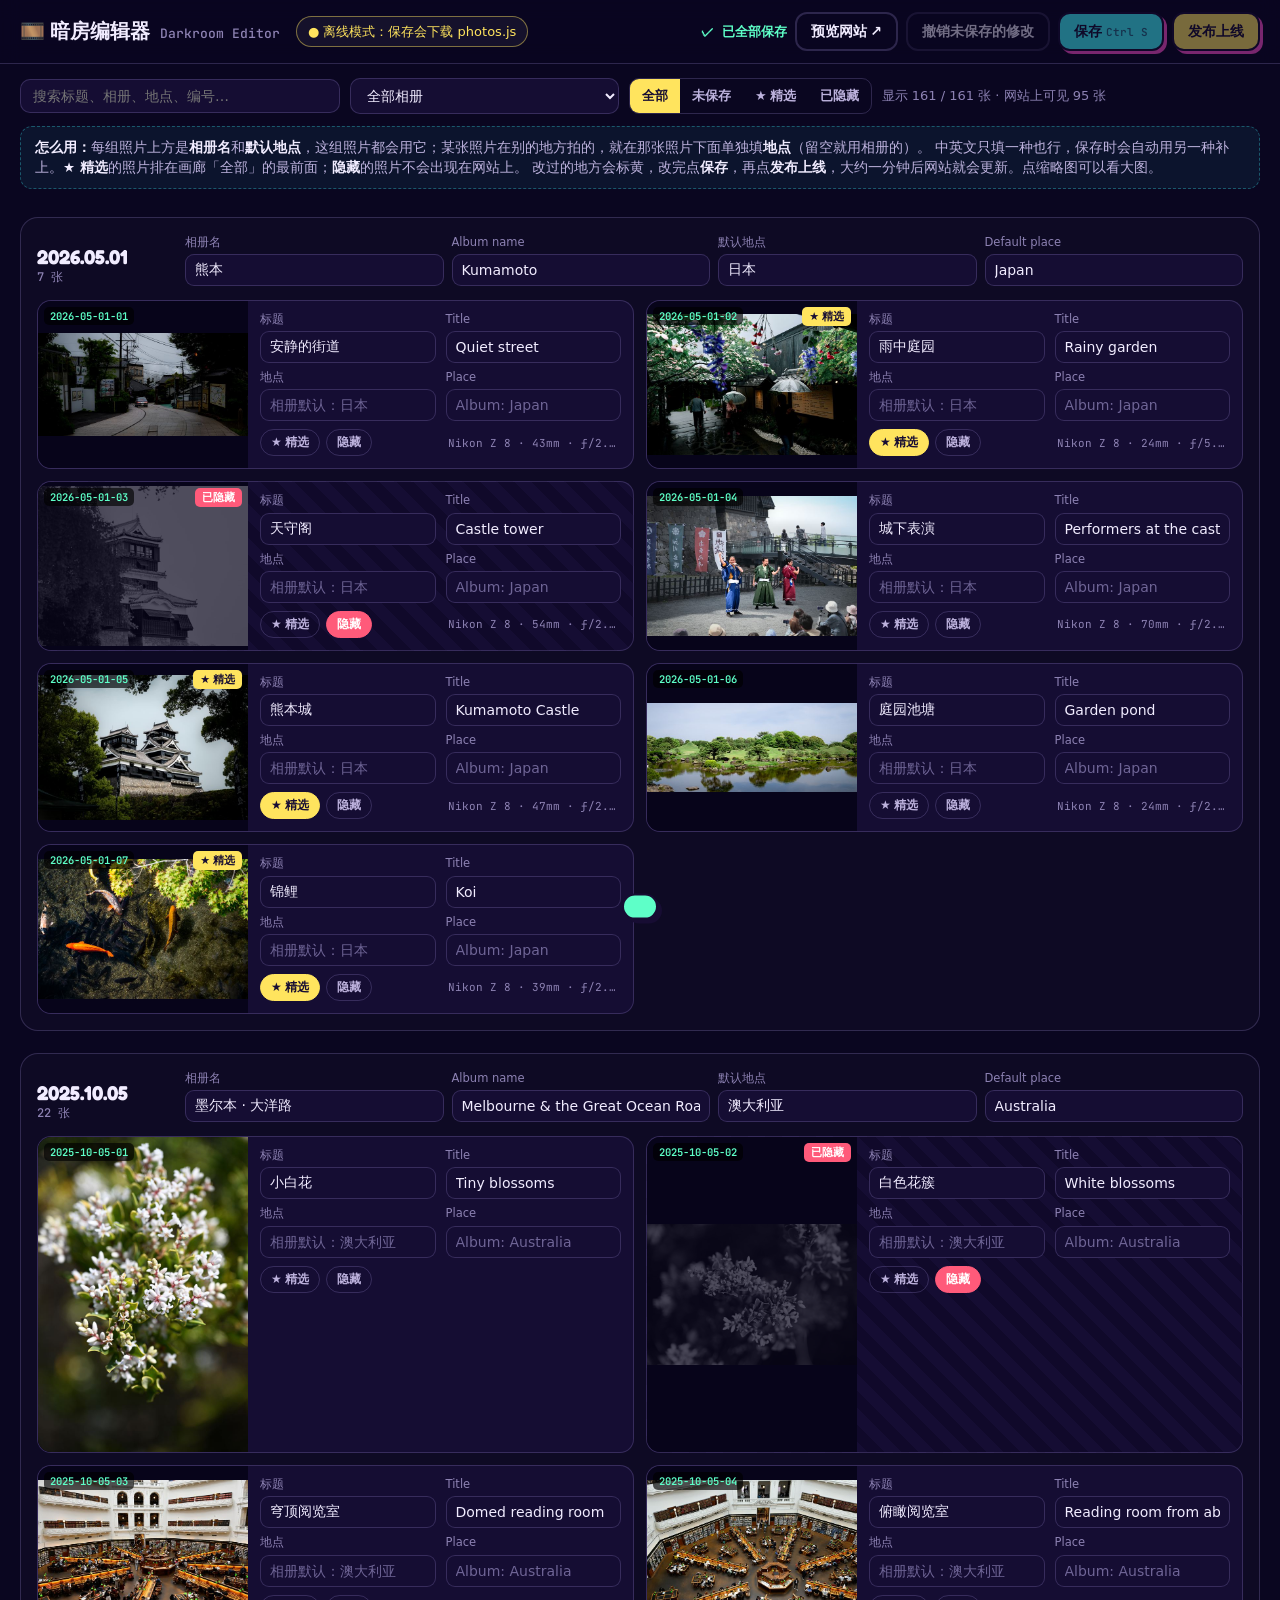
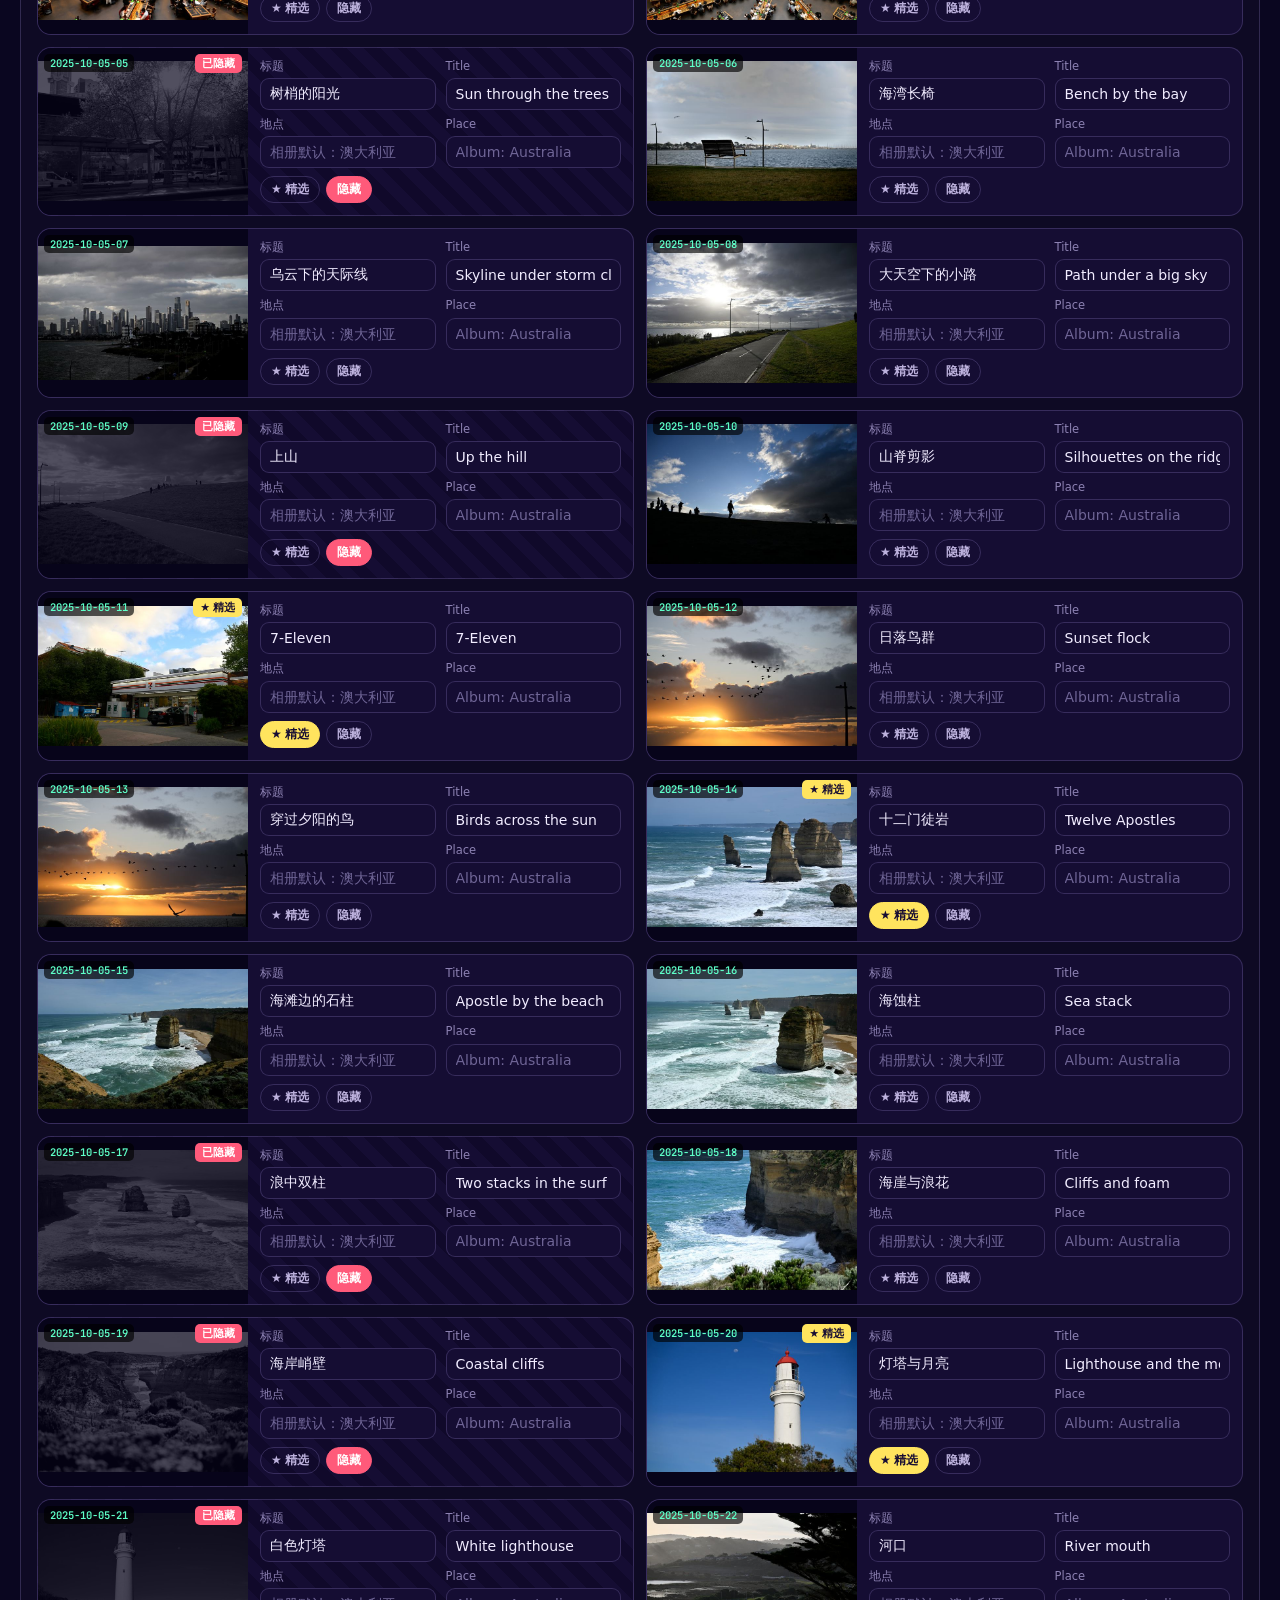
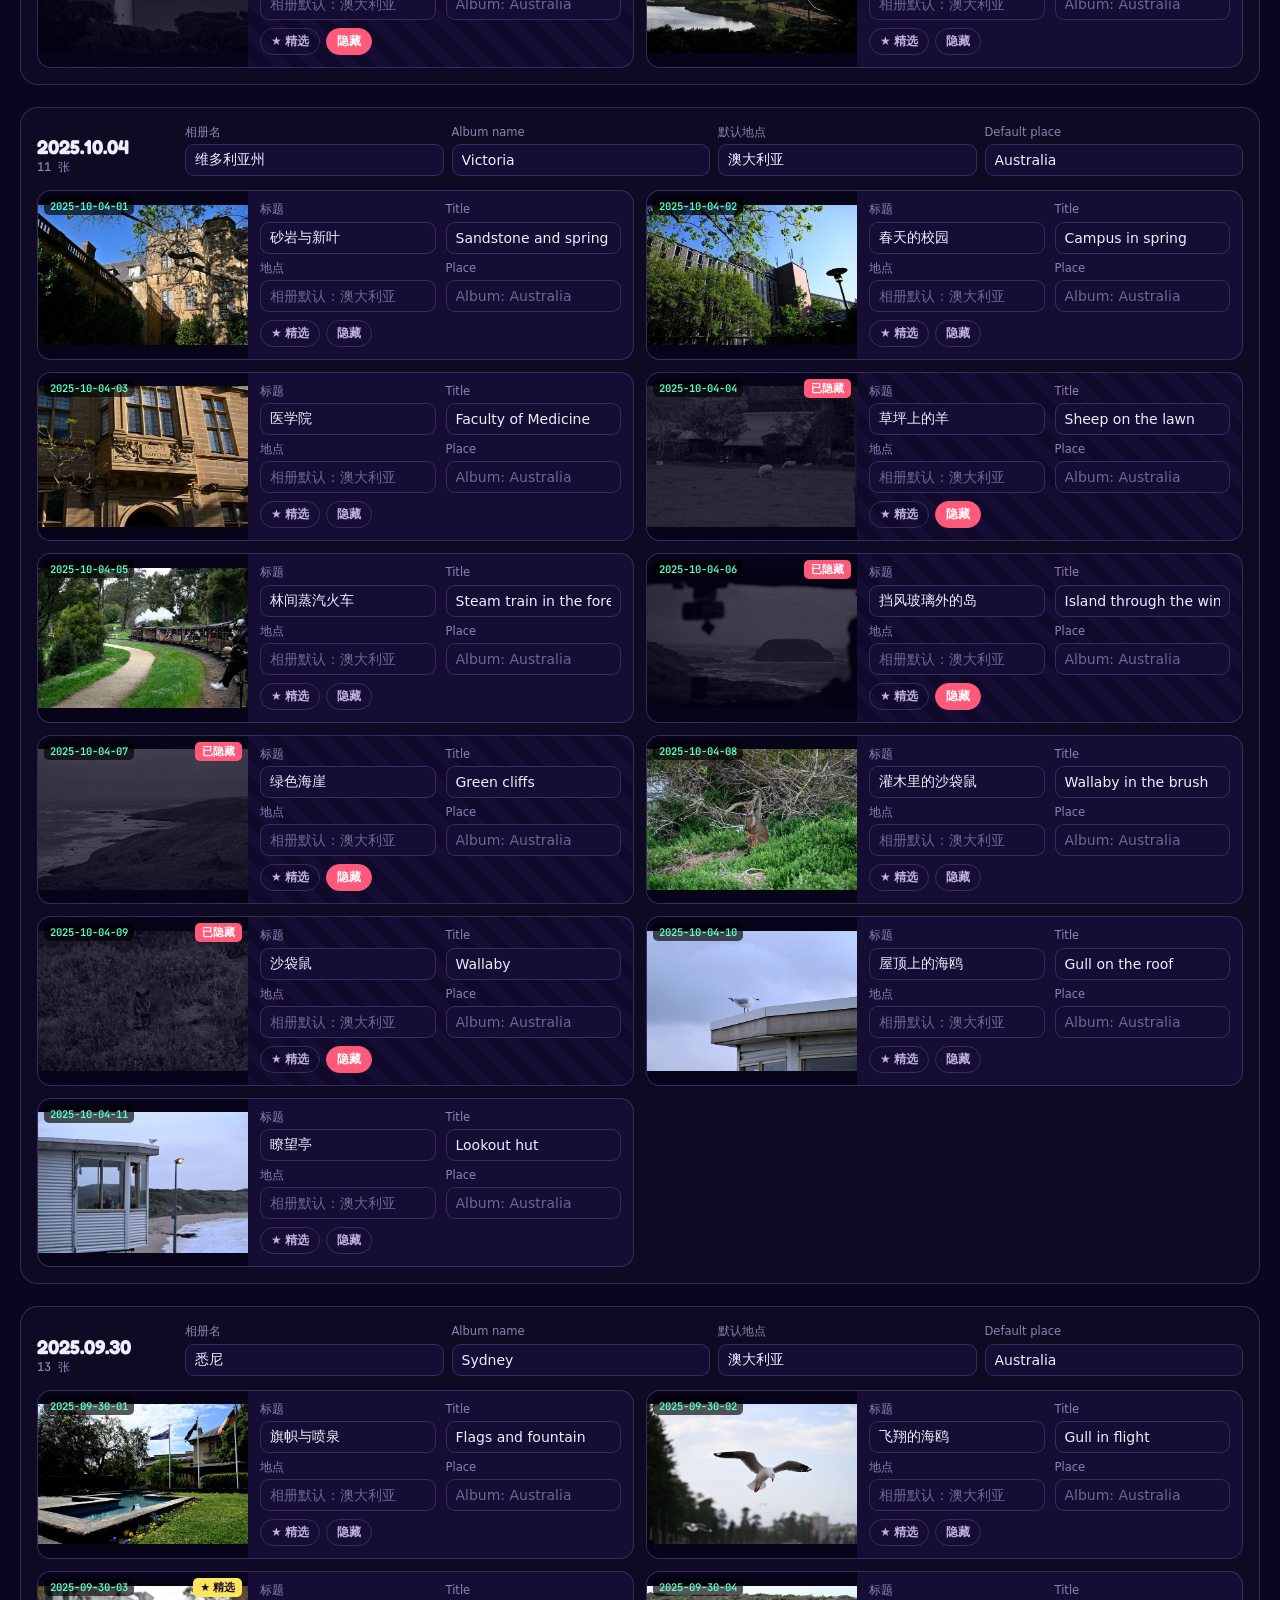
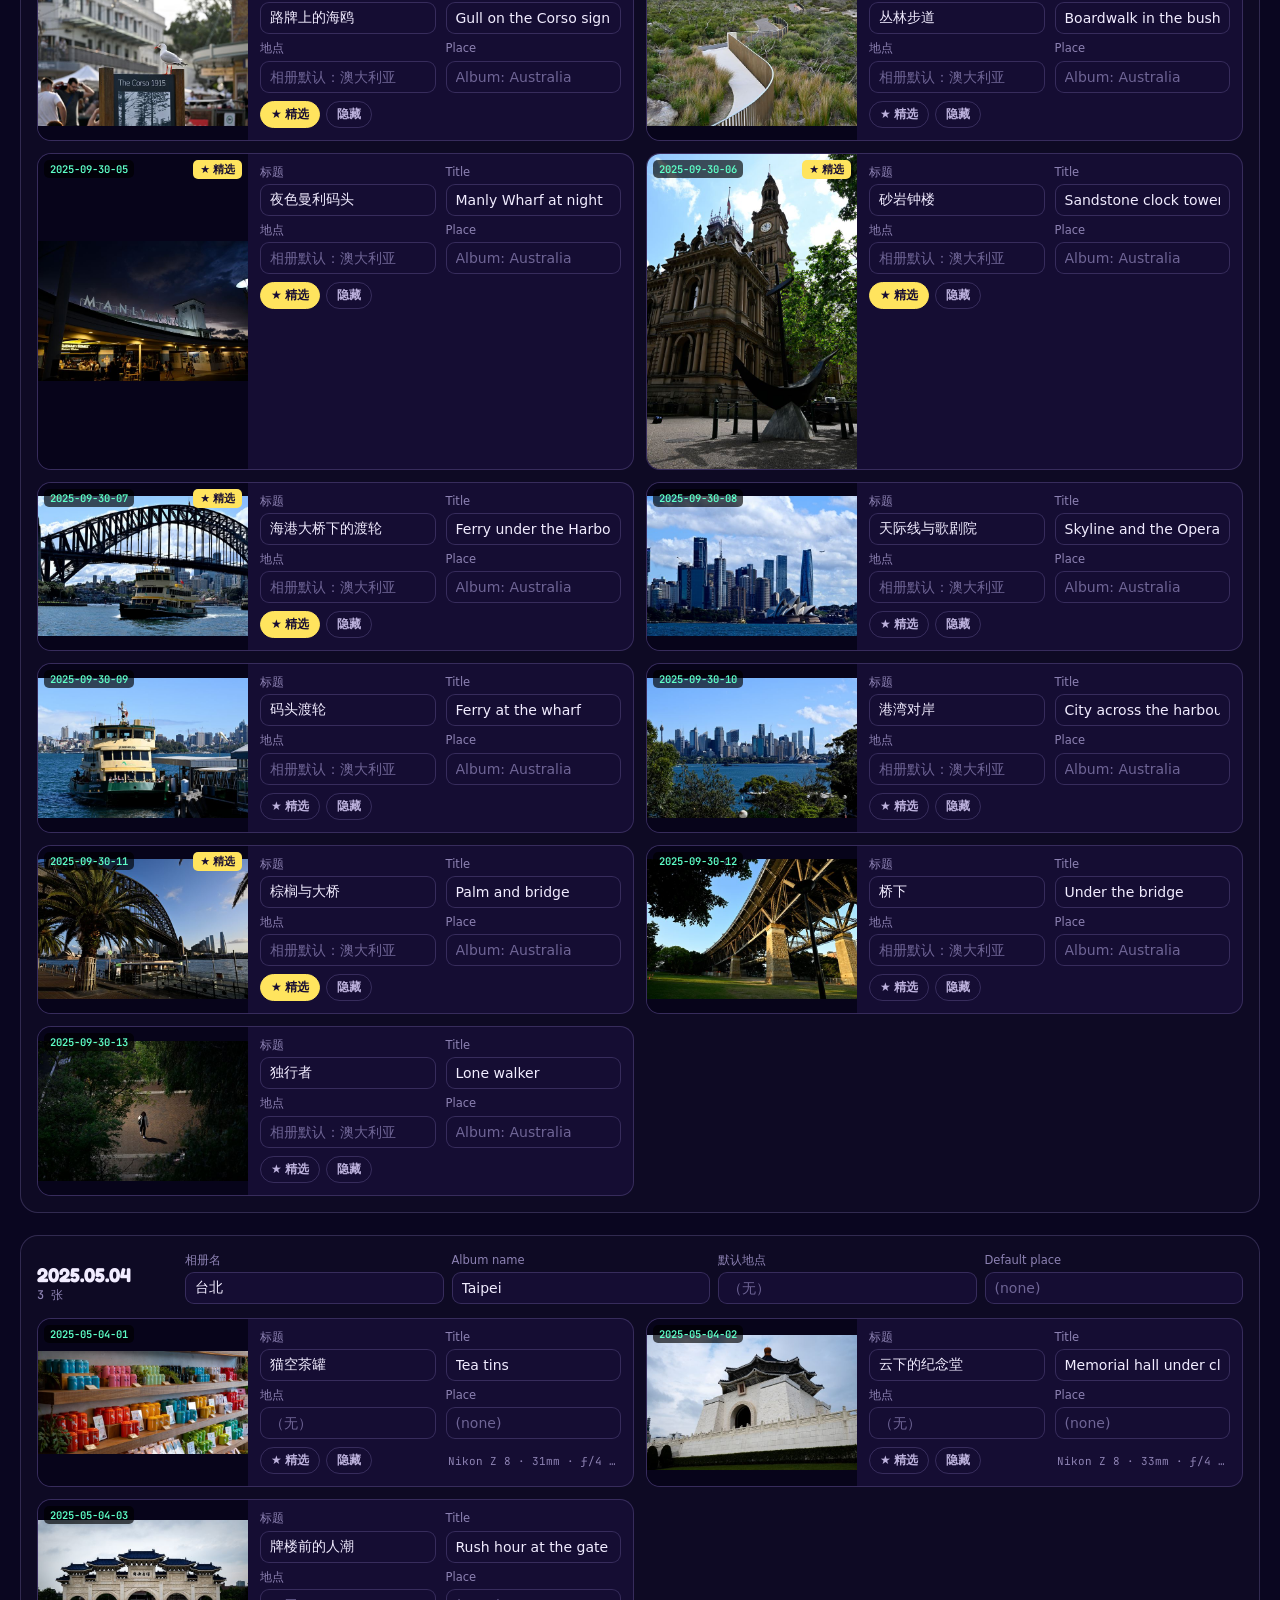
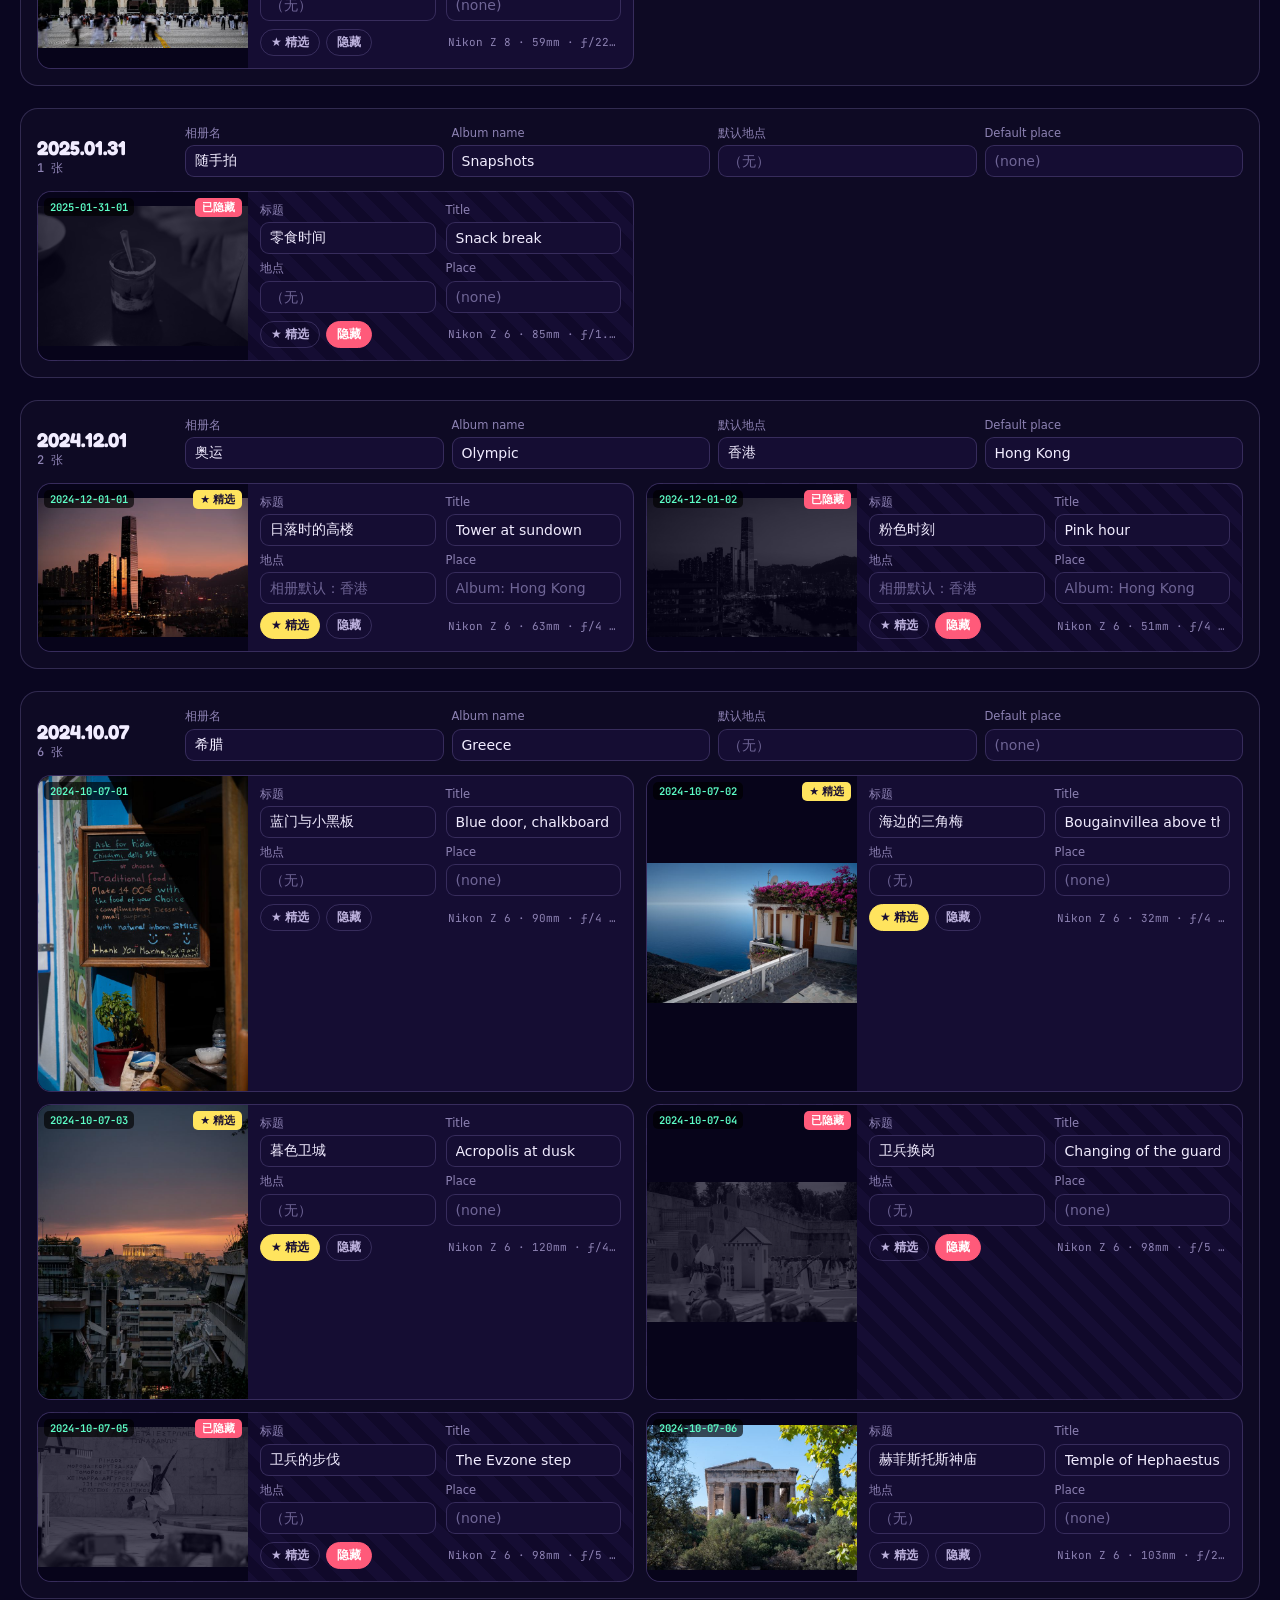
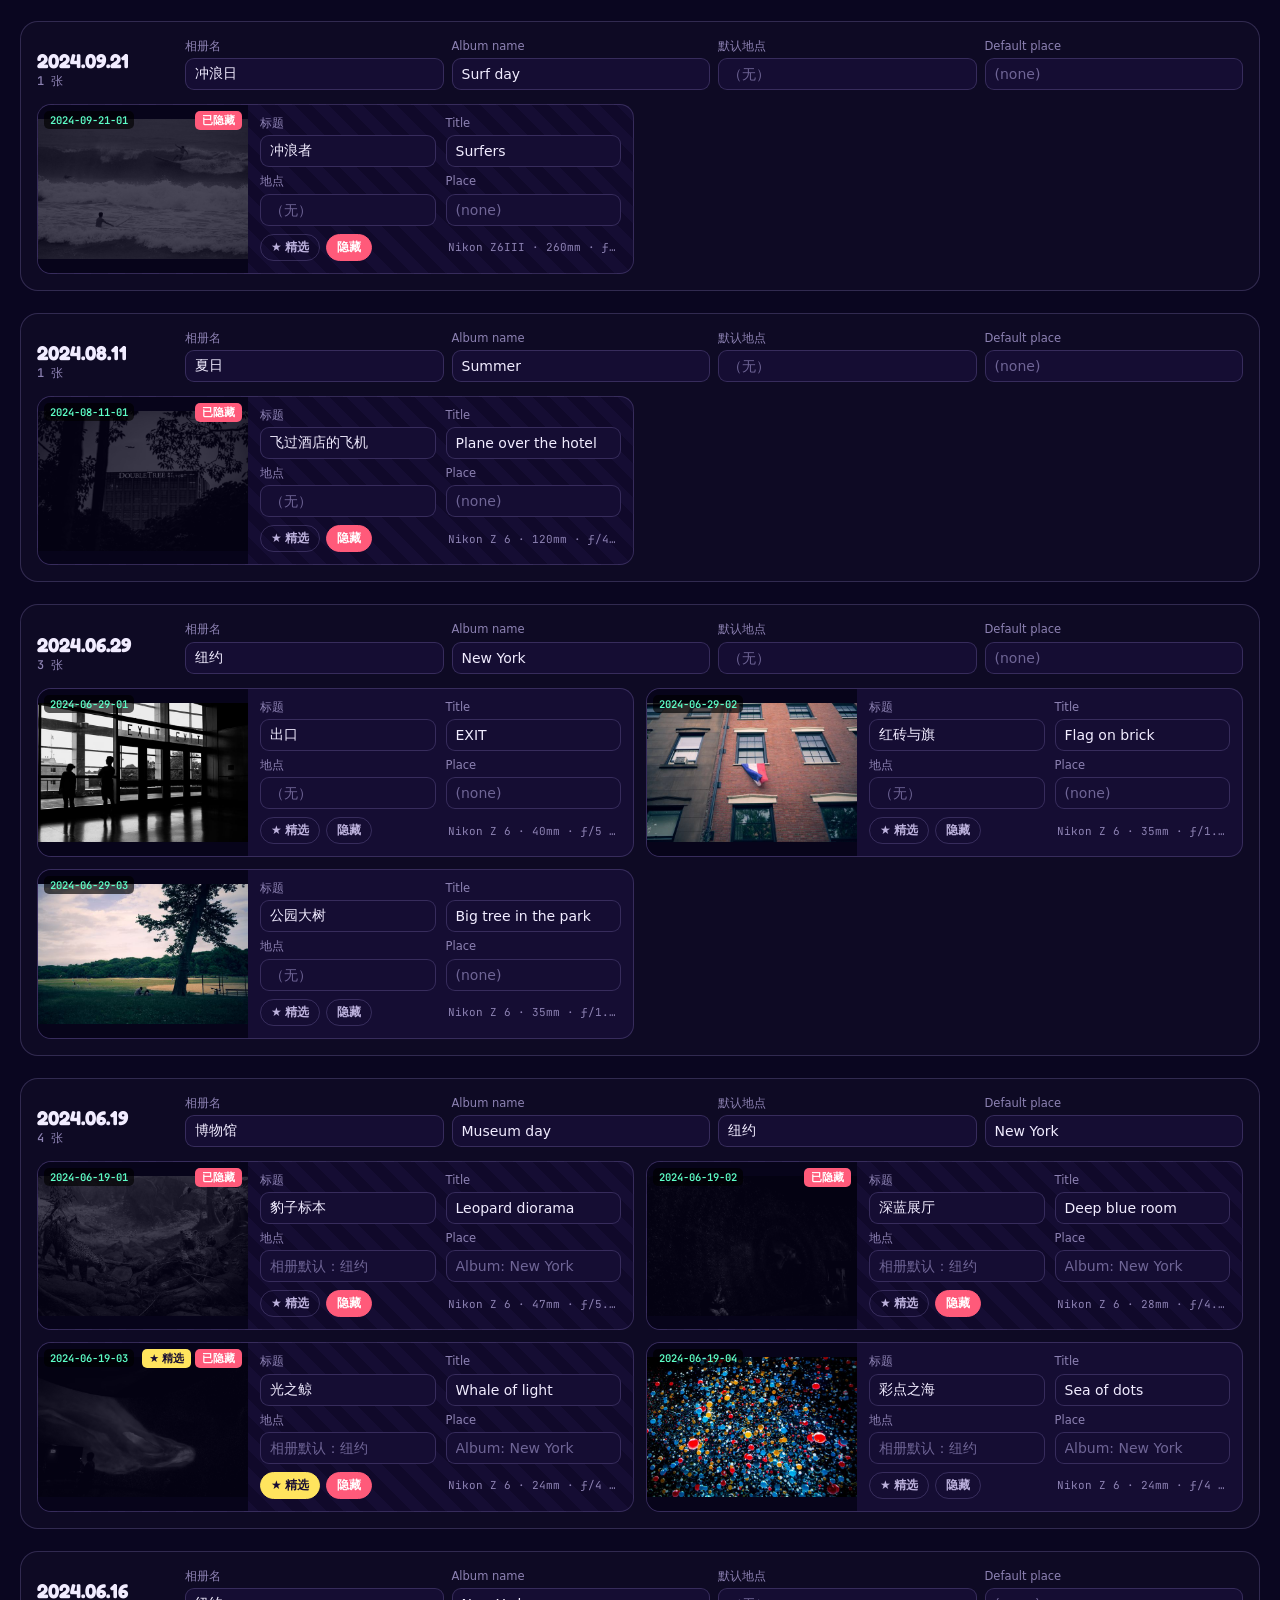
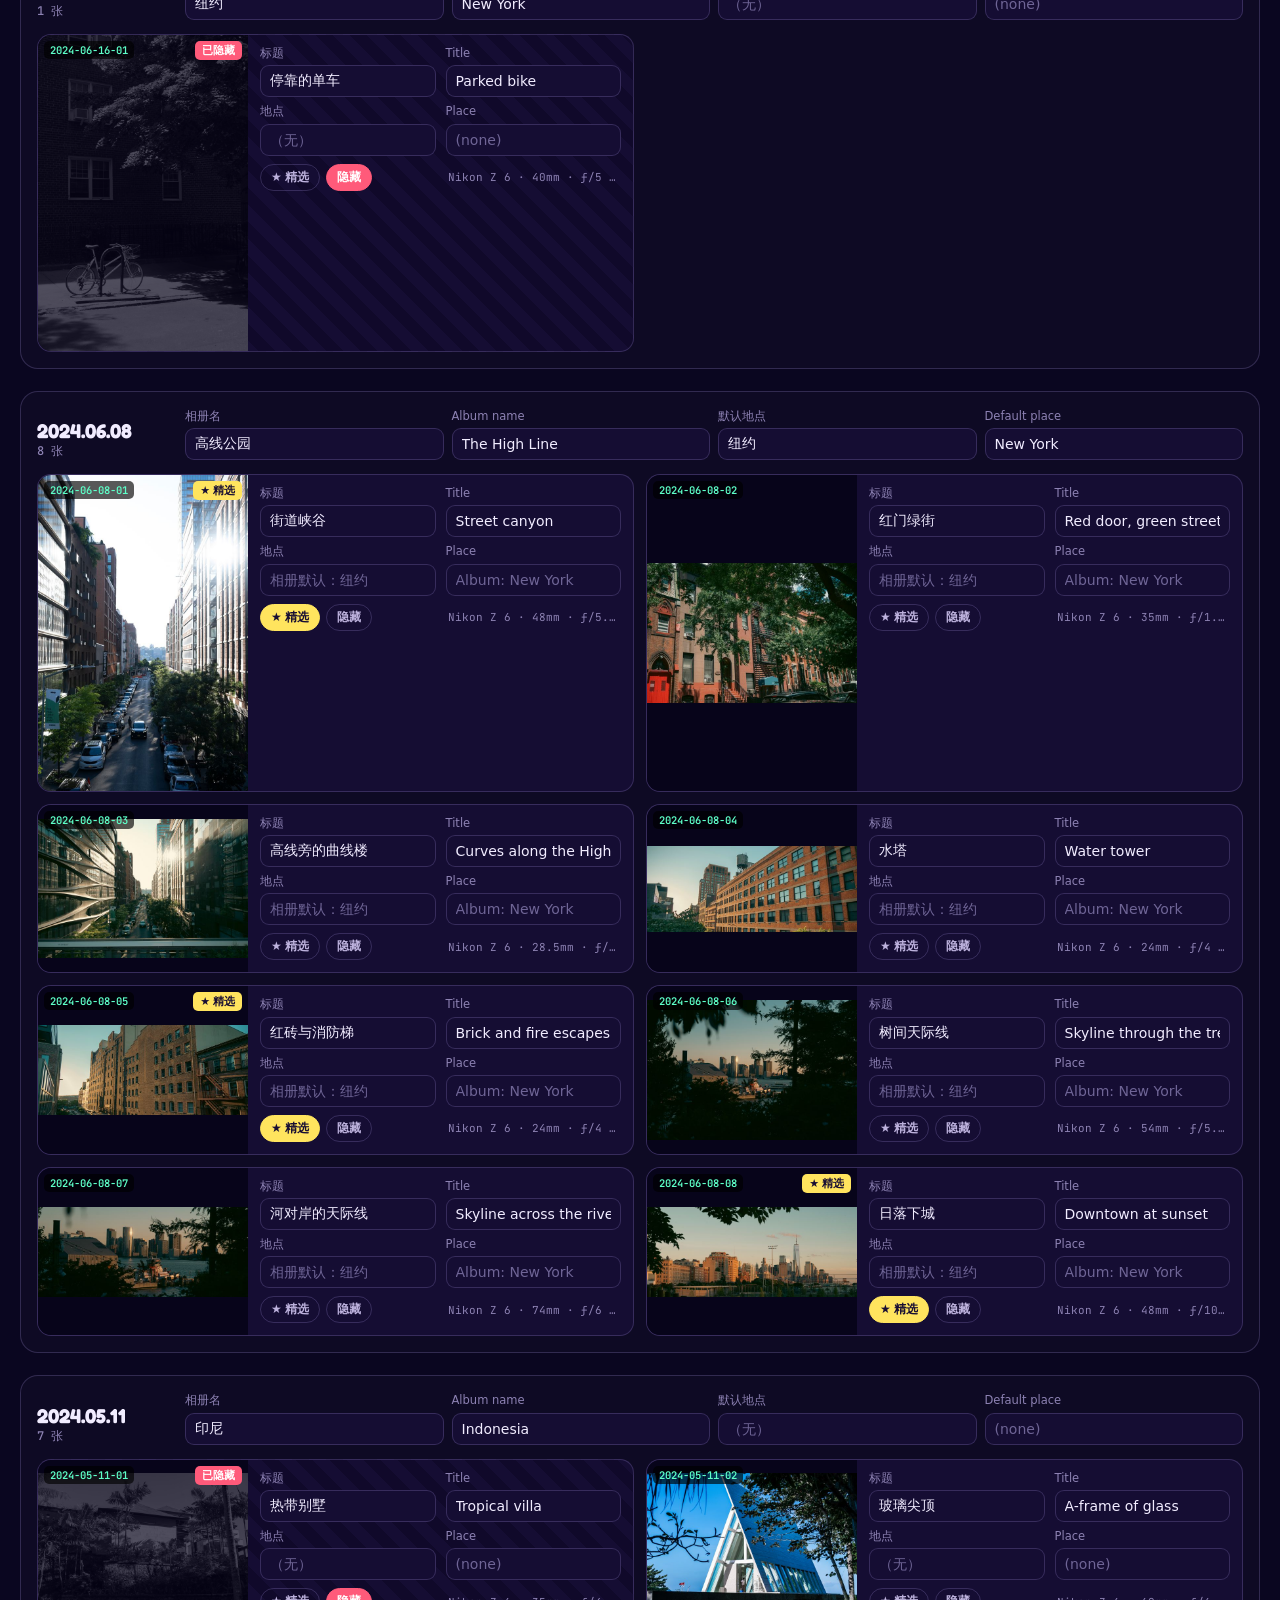
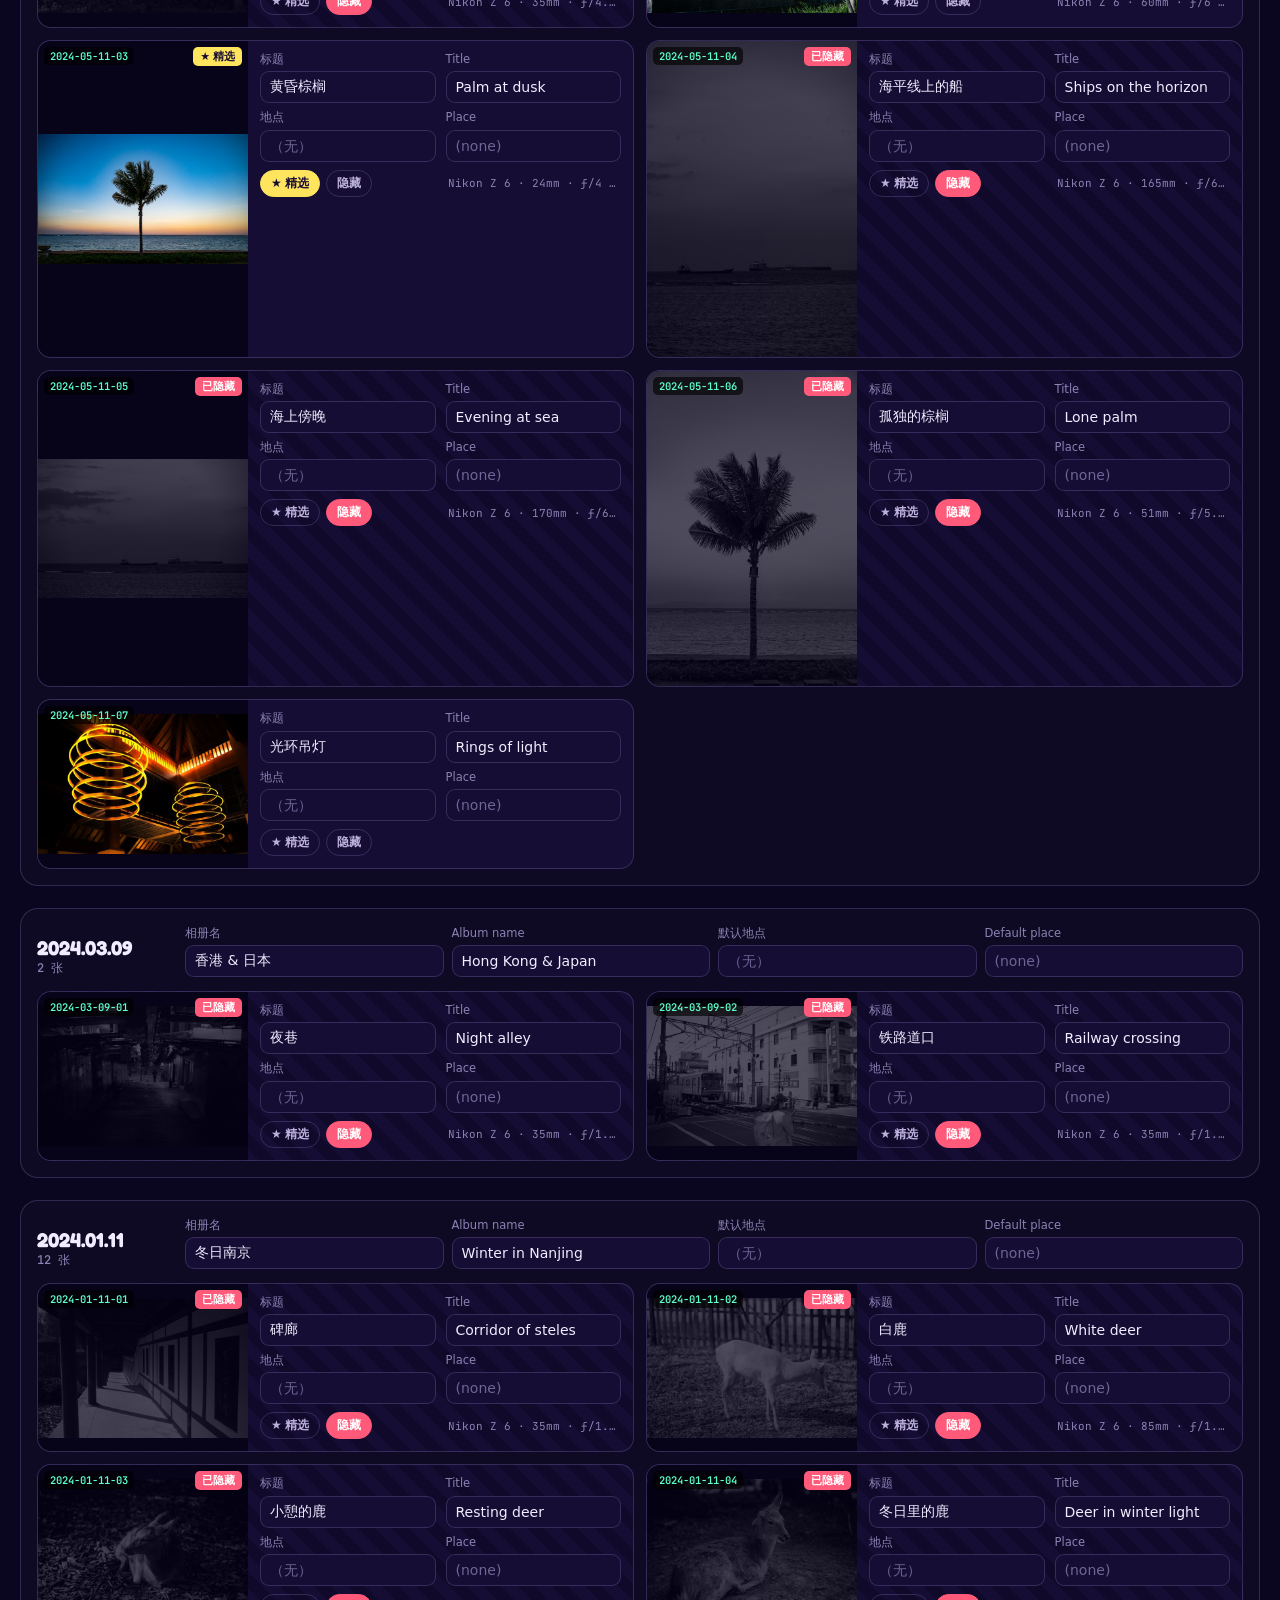
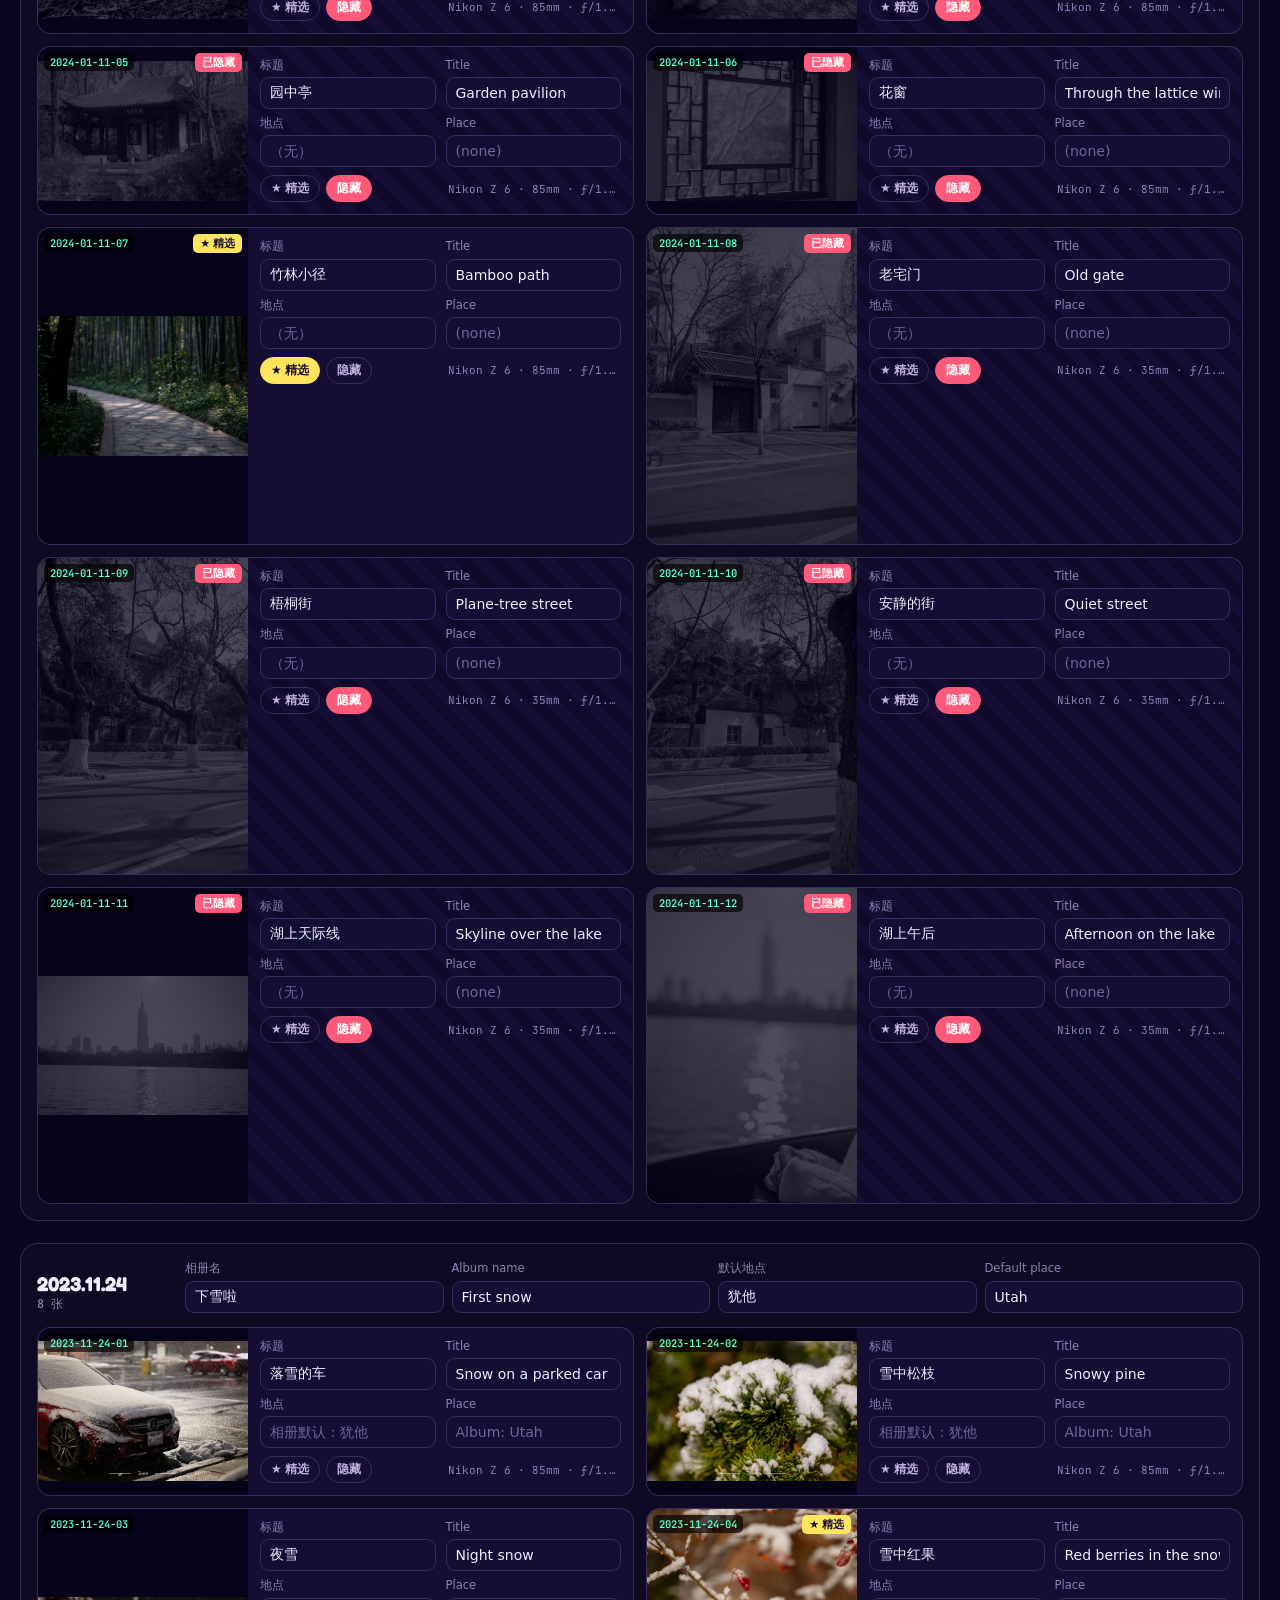
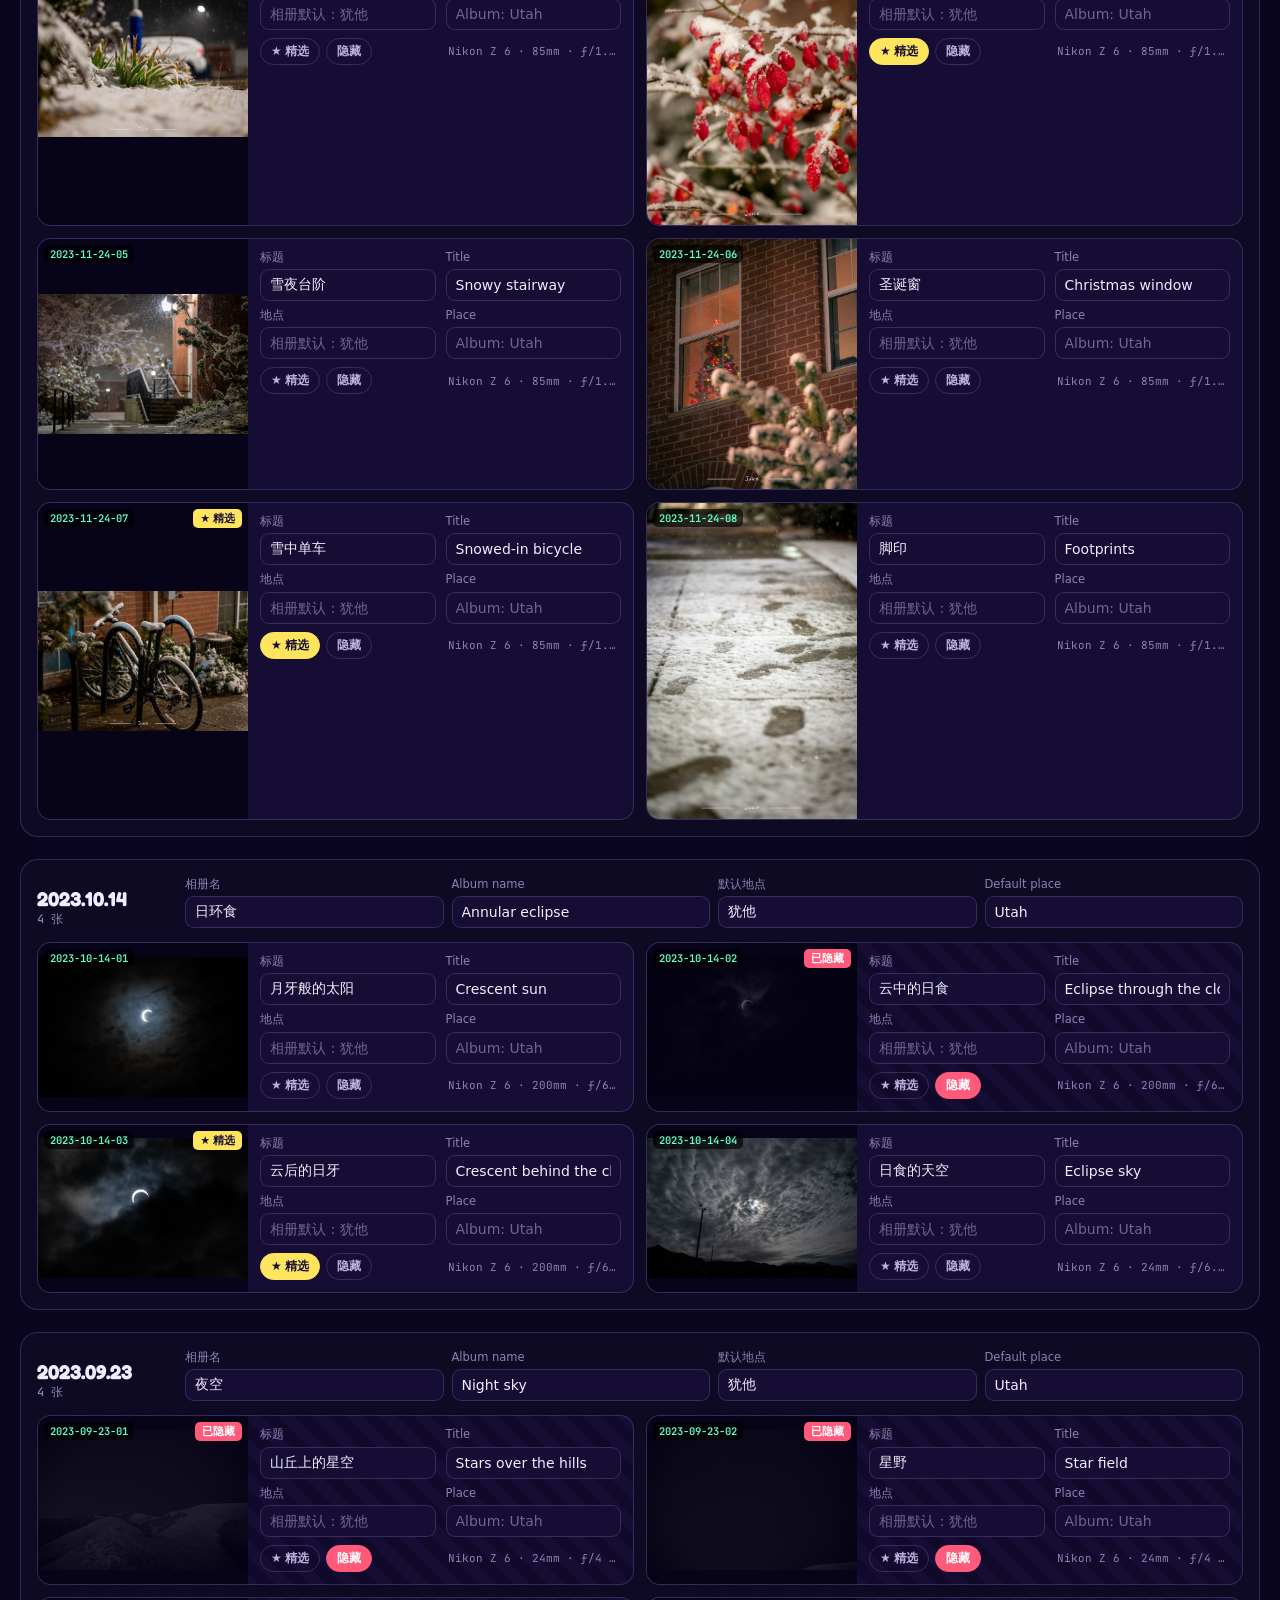
<file: tools/photo-editor.html>
<!DOCTYPE html>
<html lang="zh-CN">
<head>
  <meta charset="UTF-8" />
  <meta name="viewport" content="width=device-width, initial-scale=1" />
  <meta name="robots" content="noindex, nofollow" />
  <title>暗房编辑器 · Darkroom Editor</title>
  <link rel="icon" href="../assets/favicon.svg" type="image/svg+xml" />
  <link rel="stylesheet" media="print" onload="this.media='all'"
        href="https://fonts.googleapis.com/css2?family=Fredoka:wght@500;600;700&family=JetBrains+Mono:wght@400;600&display=swap" />
  <style>
    :root {
      --bg: #0a0620; --panel: #150d33; --line: rgba(190, 170, 255, .2); --text: #f1ecff; --muted: #bdb2dd; --dim: #8d82b3;
      --cyan: #3ef7ff; --pink: #ff4ecd; --lemon: #ffe45e; --mint: #5effc8; --red: #ff5a7a; --ink: #170d33;
      --f-d: "Fredoka", "PingFang SC", "Microsoft YaHei", system-ui, sans-serif;
      --f-b: system-ui, "PingFang SC", "Microsoft YaHei", "Segoe UI", sans-serif;
      --f-m: "JetBrains Mono", Consolas, "Microsoft YaHei", monospace;
    }
    * { box-sizing: border-box; }
    [hidden] { display: none !important; }
    body { margin: 0; background: var(--bg); color: var(--text); font: 15px/1.5 var(--f-b); }
    button { font: inherit; }

    .top {
      position: sticky; top: 0; z-index: 20; display: flex; flex-wrap: wrap; align-items: center; gap: 10px 16px;
      padding: 12px 20px; background: rgba(10, 6, 32, .94); border-bottom: 1px solid var(--line);
      backdrop-filter: blur(10px); -webkit-backdrop-filter: blur(10px);
    }
    .brand { display: flex; align-items: baseline; gap: 10px; font: 700 20px var(--f-d); }
    .brand small { font: 500 13px var(--f-m); color: var(--dim); }
    .mode { padding: 5px 11px; border-radius: 999px; font-size: 13px; border: 1px solid var(--line); background: rgba(255, 255, 255, .05); }
    .mode.ok { color: var(--mint); border-color: rgba(94, 255, 200, .45); }
    .mode.off { color: var(--lemon); border-color: rgba(255, 228, 94, .45); }
    .actions { margin-left: auto; display: flex; flex-wrap: wrap; align-items: center; gap: 8px; }
    .state { font: 600 13px var(--f-m); color: var(--mint); }
    .state.dirty { color: var(--lemon); }
    .btn {
      position: relative; padding: 8px 14px; border-radius: 12px; cursor: pointer; text-decoration: none;
      font: 600 14px var(--f-d); color: var(--ink); background: #fff; border: 2px solid var(--ink); box-shadow: 3px 3px 0 var(--pink);
      transition: transform .15s, box-shadow .15s;
    }
    .btn:hover:not(:disabled) { transform: translate(-1px, -1px); box-shadow: 4px 4px 0 var(--pink); }
    .btn:disabled { opacity: .45; cursor: not-allowed; }
    .btn.save { background: var(--cyan); }
    .btn.pub { background: var(--lemon); }
    .btn.ghost { color: var(--text); background: transparent; border-color: var(--line); box-shadow: none; }
    .btn .dot { position: absolute; top: -6px; right: -6px; min-width: 18px; height: 18px; padding: 0 5px; border-radius: 9px; font: 700 11px/18px var(--f-m); color: #fff; background: var(--red); border: 2px solid var(--ink); }
    kbd { margin-left: 4px; font: 600 11px var(--f-m); opacity: .6; }

    .bar { display: flex; flex-wrap: wrap; align-items: center; gap: 10px; padding: 14px 20px 4px; }
    .bar input, .bar select { padding: 8px 12px; border-radius: 10px; color: var(--text); background: var(--panel); border: 1px solid var(--line); font: 14px var(--f-b); }
    .bar input { width: min(320px, 100%); }
    .seg { display: inline-flex; overflow: hidden; border-radius: 10px; border: 1px solid var(--line); }
    .seg button { padding: 8px 12px; cursor: pointer; color: var(--muted); background: transparent; border: 0; font: 600 13px var(--f-d); }
    .seg button.on { color: var(--ink); background: var(--lemon); }
    .count { font-size: 13px; color: var(--dim); }
    .help { margin: 8px 20px 0; padding: 10px 14px; border-radius: 12px; font-size: 13.5px; color: var(--muted); background: rgba(62, 247, 255, .06); border: 1px dashed rgba(62, 247, 255, .3); }
    .help b { color: var(--text); }
    .help code { font: 12.5px var(--f-m); color: var(--mint); }

    main { padding: 6px 20px 90px; }
    .album { margin-top: 22px; padding: 16px; border-radius: 18px; background: rgba(255, 255, 255, .02); border: 1px solid var(--line); }
    .album-head { display: flex; flex-wrap: wrap; align-items: flex-end; gap: 10px 18px; margin-bottom: 14px; }
    .album-head h2 { margin: 0; min-width: 130px; font: 700 20px var(--f-d); }
    .album-head h2 small { display: block; font: 500 12px var(--f-m); color: var(--dim); }
    .quad { flex: 1; min-width: 280px; display: grid; grid-template-columns: repeat(4, minmax(120px, 1fr)); gap: 8px; }
    label.f { display: flex; flex-direction: column; gap: 3px; font-size: 11.5px; color: var(--dim); }
    label.f input {
      width: 100%; padding: 7px 9px; border-radius: 9px; color: var(--text); background: var(--panel);
      border: 1.5px solid var(--line); font: 14px var(--f-b); transition: border-color .15s, box-shadow .15s;
    }
    label.f input::placeholder { color: #6f6596; }
    label.f input:focus { outline: none; border-color: var(--cyan); box-shadow: 0 0 0 3px rgba(62, 247, 255, .15); }
    label.f input.changed { border-color: var(--lemon); box-shadow: 0 0 0 3px rgba(255, 228, 94, .14); }
    .cards { display: grid; grid-template-columns: repeat(auto-fill, minmax(min(100%, 580px), 1fr)); gap: 12px; }
    .card { display: grid; grid-template-columns: 210px 1fr; overflow: hidden; border-radius: 14px; background: var(--panel); border: 1px solid var(--line); }
    .card.changed { border-color: rgba(255, 228, 94, .7); }
    .card.is-hidden { background: repeating-linear-gradient(45deg, var(--panel) 0 12px, #10092a 12px 24px); }
    .card.is-hidden .thumb img { opacity: .3; filter: grayscale(1); }
    .thumb { position: relative; display: block; width: 100%; height: 100%; min-height: 150px; padding: 0; border: 0; cursor: zoom-in; background: #07041a; }
    .thumb img { display: block; width: 100%; height: 100%; object-fit: contain; }
    .thumb .id { position: absolute; left: 6px; top: 6px; padding: 2px 6px; border-radius: 5px; font: 600 10.5px var(--f-m); color: var(--mint); background: rgba(0, 0, 0, .65); }
    .thumb .flags { position: absolute; right: 6px; top: 6px; display: flex; gap: 4px; }
    .thumb .flags span { padding: 2px 7px; border-radius: 5px; font: 700 11px var(--f-d); }
    .flag-star { color: var(--ink); background: var(--lemon); }
    .flag-hide { color: #fff; background: var(--red); }
    .fields { display: grid; grid-template-columns: 1fr 1fr; align-content: start; gap: 6px 10px; padding: 10px 12px 12px; }
    .tools { grid-column: 1 / -1; display: flex; align-items: center; gap: 6px; margin-top: 2px; }
    .tg { padding: 4px 10px; border-radius: 999px; cursor: pointer; font: 600 12px var(--f-d); color: var(--muted); background: transparent; border: 1.5px solid var(--line); }
    .tg.star[aria-pressed="true"] { color: var(--ink); background: var(--lemon); border-color: var(--lemon); }
    .tg.hide[aria-pressed="true"] { color: #fff; background: var(--red); border-color: var(--red); }
    .exif { margin-left: auto; overflow: hidden; max-width: 48%; white-space: nowrap; text-overflow: ellipsis; font: 11px var(--f-m); color: var(--dim); }
    .empty { margin: 40px 0; text-align: center; color: var(--dim); }

    .toast {
      position: fixed; left: 50%; bottom: 22px; z-index: 40; max-width: min(560px, calc(100vw - 32px)); padding: 11px 16px; border-radius: 14px;
      font: 600 14px var(--f-d); color: var(--ink); background: var(--mint); border: 2px solid var(--ink); box-shadow: 4px 4px 0 var(--ink);
      transform: translate(-50%, 160%); transition: transform .35s cubic-bezier(.34, 1.56, .64, 1);
    }
    .toast.show { transform: translate(-50%, 0); }
    .toast.err { background: var(--red); color: #fff; }
    .modal, .peek { position: fixed; inset: 0; z-index: 50; display: grid; place-items: center; padding: 24px; background: rgba(4, 2, 14, .88); }
    .modal .box { width: min(640px, 100%); padding: 20px 22px; border-radius: 18px; background: var(--panel); border: 1px solid var(--line); }
    .modal h3 { margin: 0 0 10px; font: 700 19px var(--f-d); }
    .modal pre { max-height: 50vh; overflow: auto; margin: 0 0 14px; padding: 12px; border-radius: 10px; white-space: pre-wrap; word-break: break-word; font: 12.5px/1.6 var(--f-m); color: var(--mint); background: #07041a; }
    .peek { cursor: zoom-out; }
    .peek figure { margin: 0; text-align: center; }
    .peek img { max-width: 92vw; max-height: 82vh; border-radius: 8px; }
    .peek figcaption { margin-top: 10px; font: 600 14px var(--f-d); color: var(--muted); }
    @media (max-width: 720px) {
      .top { position: static; }
      .quad { grid-template-columns: 1fr 1fr; }
      .card { grid-template-columns: 1fr; }
      .thumb { height: auto; aspect-ratio: 16 / 10; }
    }
  </style>
</head>
<body>
  <header class="top">
    <div class="brand">🎞️ 暗房编辑器 <small>Darkroom Editor</small></div>
    <span class="mode" id="mode">…</span>
    <div class="actions">
      <span class="state" id="state"></span>
      <a class="btn ghost" id="preview" href="../index.html#darkroom" target="_blank" rel="noopener">预览网站 ↗</a>
      <button class="btn ghost" type="button" id="revert">撤销未保存的修改</button>
      <button class="btn save" type="button" id="save">保存<kbd>Ctrl S</kbd></button>
      <button class="btn pub" type="button" id="publish">发布上线</button>
    </div>
  </header>

  <div class="bar">
    <input id="q" type="search" placeholder="搜索标题、相册、地点、编号…" aria-label="搜索" />
    <select id="album-filter" aria-label="相册"></select>
    <div class="seg" id="view" role="group" aria-label="筛选">
      <button type="button" data-v="all" class="on">全部</button>
      <button type="button" data-v="changed">未保存</button>
      <button type="button" data-v="featured">★ 精选</button>
      <button type="button" data-v="hidden">已隐藏</button>
    </div>
    <span class="count" id="count"></span>
  </div>
  <p class="help">
    <b>怎么用：</b>每组照片上方是<b>相册名</b>和<b>默认地点</b>，这组照片都会用它；某张照片在别的地方拍的，就在那张照片下面单独填<b>地点</b>（留空就用相册的）。
    中英文只填一种也行，保存时会自动用另一种补上。<b>★ 精选</b>的照片排在画廊「全部」的最前面；<b>隐藏</b>的照片不会出现在网站上。
    改过的地方会标黄，改完点<b>保存</b>，再点<b>发布上线</b>，大约一分钟后网站就会更新。点缩略图可以看大图。
  </p>
  <main id="albums"></main>

  <div class="toast" id="toast" role="status" aria-live="polite"></div>
  <div class="modal" id="log" hidden>
    <div class="box" role="dialog" aria-modal="true" aria-labelledby="log-title">
      <h3 id="log-title"></h3>
      <pre id="log-out"></pre>
      <button class="btn" type="button" id="log-close">好的</button>
    </div>
  </div>
  <div class="peek" id="peek" hidden><figure><img id="peek-img" alt="" /><figcaption id="peek-cap"></figcaption></figure></div>

  <script src="../js/photos.js"></script>
  <script>
  (() => {
    const HEADER =
      "/* ==========================================================================\n" +
      "   photos.js: the photography gallery (\"The Darkroom\"). Generated from the\n" +
      "   edited exports; images live in assets/photography (+ /thumbs), sRGB, no EXIF.\n" +
      "   ========================================================================== */\n";
    const $ = (s) => document.querySelector(s);
    const esc = (s) => String(s ?? "").replace(/[&<>"]/g, (c) => ({ "&": "&amp;", "<": "&lt;", ">": "&gt;", '"': "&quot;" }[c]));
    const clone = (o) => JSON.parse(JSON.stringify(o));
    const main = $("#albums");

    if (!window.PHOTOS) {
      main.innerHTML = '<p class="empty">没有找到 <code>js/photos.js</code>。请从项目里的 <code>tools</code> 文件夹打开这个页面。</p>';
      return;
    }

    let saved = clone(window.PHOTOS); // what js/photos.js holds now
    let work = clone(window.PHOTOS);  // what's on screen
    let byId, savedById;
    const index = () => {
      byId = new Map(work.items.map((i) => [i.id, i]));
      savedById = new Map(saved.items.map((i) => [i.id, i]));
    };
    index();
    const albumKeys = Object.keys(work.albums).sort().reverse();
    let view = "all";

    /* ---------- server connection ---------- */
    let token = "";
    try { token = sessionStorage.getItem("drToken") || ""; } catch (_) {}
    const m = location.hash.match(/t=([\w-]+)/);
    if (m) {
      token = m[1];
      try { sessionStorage.setItem("drToken", token); } catch (_) {}
      history.replaceState(null, "", location.pathname + location.search);
    }
    let server = false;
    async function api(path, body) {
      const r = await fetch(path, {
        method: "POST",
        headers: { "Content-Type": "application/json", "X-Editor-Token": token },
        body: body === undefined ? "{}" : JSON.stringify(body),
      });
      const j = await r.json().catch(() => ({ ok: false, error: `HTTP ${r.status}` }));
      if (!r.ok) j.ok = false;
      return j;
    }

    /* ---------- helpers ---------- */
    const txt = (v, l) => (v && v[l]) || "";
    const same = (a, b) => txt(a, "en").trim() === txt(b, "en").trim() && txt(a, "zh").trim() === txt(b, "zh").trim();
    function itemChanged(it) {
      const s = savedById.get(it.id);
      return !same(it.title, s.title) || !same(it.place, s.place) || !!it.hidden !== !!s.hidden || !!it.featured !== !!s.featured;
    }
    function albumChanged(k) { return !same(work.albums[k].title, saved.albums[k].title) || !same(work.albums[k].place, saved.albums[k].place); }
    function changes() {
      let n = 0;
      for (const k of albumKeys) n += (!same(work.albums[k].title, saved.albums[k].title)) + (!same(work.albums[k].place, saved.albums[k].place));
      for (const it of work.items) {
        const s = savedById.get(it.id);
        n += (!same(it.title, s.title)) + (!same(it.place, s.place)) + (!!it.hidden !== !!s.hidden) + (!!it.featured !== !!s.featured);
      }
      return n;
    }
    function exifLine(it) {
      if (it.film) return "Film · " + it.film;
      const e = it.exif || {};
      return [e.cam, e.focal, e.f, e.ss, e.iso].filter(Boolean).join(" · ");
    }

    /* ---------- render ---------- */
    function field(scope, key, name, lang, label, placeholder) {
      const obj = scope === "album" ? work.albums[key] : byId.get(key);
      return `<label class="f">${label}<input data-s="${scope}" data-k="${key}" data-f="${name}" data-l="${lang}"
        value="${esc(txt(obj[name], lang))}" placeholder="${esc(placeholder || "")}" maxlength="160" /></label>`;
    }
    function flags(it) {
      return (it.featured ? '<span class="flag-star">★ 精选</span>' : "") + (it.hidden ? '<span class="flag-hide">已隐藏</span>' : "");
    }
    function card(it) {
      const a = work.albums[it.album];
      return `<article class="card${it.hidden ? " is-hidden" : ""}" data-id="${it.id}">
        <button class="thumb" type="button" data-peek="${it.id}" title="看大图">
          <img src="../${esc(it.thumb)}" alt="" loading="lazy" width="${it.tw}" height="${it.th}" />
          <span class="id">${it.id}</span><span class="flags">${flags(it)}</span>
        </button>
        <div class="fields">
          ${field("item", it.id, "title", "zh", "标题", "")}
          ${field("item", it.id, "title", "en", "Title", "")}
          ${field("item", it.id, "place", "zh", "地点", a.place ? "相册默认：" + a.place.zh : "（无）")}
          ${field("item", it.id, "place", "en", "Place", a.place ? "Album: " + a.place.en : "(none)")}
          <div class="tools">
            <button class="tg star" type="button" data-t="featured" aria-pressed="${!!it.featured}">★ 精选</button>
            <button class="tg hide" type="button" data-t="hidden" aria-pressed="${!!it.hidden}">隐藏</button>
            <span class="exif" title="${esc(exifLine(it))}">${esc(exifLine(it))}</span>
          </div>
        </div>
      </article>`;
    }
    function render() {
      main.innerHTML = albumKeys.map((k) => {
        const items = work.items.filter((i) => i.album === k).sort((x, y) => x.id.localeCompare(y.id));
        return `<section class="album" data-album="${k}">
          <div class="album-head">
            <h2>${k.replace(/-/g, ".")}<small>${items.length} 张</small></h2>
            <div class="quad">
              ${field("album", k, "title", "zh", "相册名", "")}
              ${field("album", k, "title", "en", "Album name", "")}
              ${field("album", k, "place", "zh", "默认地点", "（无）")}
              ${field("album", k, "place", "en", "Default place", "(none)")}
            </div>
          </div>
          <div class="cards">${items.map(card).join("")}</div>
        </section>`;
      }).join("") + '<p class="empty" id="none" hidden>没有符合条件的照片。</p>';
      $("#album-filter").innerHTML = '<option value="">全部相册</option>' +
        albumKeys.map((k) => `<option value="${k}">${k.replace(/-/g, ".")} · ${esc(work.albums[k].title.zh)}</option>`).join("");
    }

    /* ---------- state marks ---------- */
    function savedValue(scope, key, name, lang) {
      const o = scope === "album" ? saved.albums[key] : savedById.get(key);
      return txt(o && o[name], lang);
    }
    function markInput(inp) {
      const { s, k, f, l } = inp.dataset;
      inp.classList.toggle("changed", inp.value.trim() !== savedValue(s, k, f, l).trim());
    }
    function markCard(id) {
      const it = byId.get(id);
      const el = main.querySelector(`.card[data-id="${id}"]`);
      el.classList.toggle("changed", itemChanged(it));
      el.classList.toggle("is-hidden", !!it.hidden);
      el.querySelector(".flags").innerHTML = flags(it);
      el.querySelector('.tg[data-t="featured"]').setAttribute("aria-pressed", String(!!it.featured));
      el.querySelector('.tg[data-t="hidden"]').setAttribute("aria-pressed", String(!!it.hidden));
    }
    function updatePlaceholders(k) {
      const p = work.albums[k].place;
      main.querySelectorAll(`.album[data-album="${k}"] input[data-s="item"][data-f="place"]`).forEach((inp) => {
        const v = p && txt(p, inp.dataset.l).trim();
        inp.placeholder = v ? (inp.dataset.l === "zh" ? "相册默认：" : "Album: ") + v : (inp.dataset.l === "zh" ? "（无）" : "(none)");
      });
    }
    function updateState() {
      const n = changes();
      const st = $("#state");
      st.textContent = n ? `● ${n} 处未保存` : "✓ 已全部保存";
      st.classList.toggle("dirty", n > 0);
      $("#save").disabled = n === 0;
      $("#revert").disabled = n === 0;
    }
    function setUnpublished(flag) {
      const b = $("#publish");
      b.querySelector(".dot")?.remove();
      if (flag) b.insertAdjacentHTML("beforeend", '<span class="dot" title="有已保存但还没发布的修改">!</span>');
    }

    /* ---------- filtering ---------- */
    function applyFilter() {
      const q = $("#q").value.trim().toLowerCase();
      const alb = $("#album-filter").value;
      let shown = 0;
      main.querySelectorAll(".album").forEach((sec) => {
        const k = sec.dataset.album;
        const a = work.albums[k];
        const albumText = [k, txt(a.title, "en"), txt(a.title, "zh"), txt(a.place, "en"), txt(a.place, "zh")].join(" ").toLowerCase();
        let any = 0;
        sec.querySelectorAll(".card").forEach((el) => {
          const it = byId.get(el.dataset.id);
          const text = [it.id, txt(it.title, "en"), txt(it.title, "zh"), txt(it.place, "en"), txt(it.place, "zh")].join(" ").toLowerCase();
          let ok = (!alb || alb === k) && (!q || text.includes(q) || albumText.includes(q));
          if (ok && view === "changed") ok = itemChanged(it) || albumChanged(k);
          if (ok && view === "featured") ok = !!it.featured;
          if (ok && view === "hidden") ok = !!it.hidden;
          el.hidden = !ok;
          if (ok) { any++; shown++; }
        });
        sec.hidden = !any;
      });
      $("#none").hidden = shown > 0;
      $("#count").textContent = `显示 ${shown} / ${work.items.length} 张 · 网站上可见 ${work.items.filter((i) => !i.hidden).length} 张`;
    }

    /* ---------- edits ---------- */
    main.addEventListener("input", (e) => {
      const inp = e.target.closest("input[data-s]");
      if (!inp) return;
      const { s, k, f, l } = inp.dataset;
      const obj = s === "album" ? work.albums[k] : byId.get(k);
      obj[f] = { en: txt(obj[f], "en"), zh: txt(obj[f], "zh"), [l]: inp.value };
      markInput(inp);
      if (s === "item") markCard(k);
      if (s === "album" && f === "place") updatePlaceholders(k);
      updateState();
    });
    main.addEventListener("click", (e) => {
      const tg = e.target.closest(".tg");
      if (tg) {
        const id = tg.closest(".card").dataset.id;
        const it = byId.get(id);
        if (tg.dataset.t === "hidden") {
          if (it.hidden) delete it.hidden; else it.hidden = true;
        } else if (it.featured) {
          delete it.featured;
        } else { // keep its old rank if it had one, otherwise it goes to the end of the featured list
          it.featured = savedById.get(id).featured || Math.max(0, ...work.items.map((i) => i.featured || 0)) + 1;
        }
        markCard(id);
        updateState();
        return;
      }
      const pk = e.target.closest("[data-peek]");
      if (pk) {
        const it = byId.get(pk.dataset.peek);
        $("#peek-img").src = "../" + it.src;
        $("#peek-cap").textContent = `${it.id} · ${txt(it.title, "zh")} / ${txt(it.title, "en")}`;
        $("#peek").hidden = false;
      }
    });
    $("#peek").addEventListener("click", () => { $("#peek").hidden = true; });

    /* ---------- save / publish ---------- */
    function normalized() {
      const out = clone(work);
      const fix = (v) => {
        const en = txt(v, "en").trim(), zh = txt(v, "zh").trim();
        return en || zh ? { en: en || zh, zh: zh || en } : null;
      };
      for (const k of albumKeys) {
        const a = out.albums[k];
        const t = fix(a.title);
        if (!t) throw new Error(`相册 ${k} 的名字不能是空的`);
        a.title = t;
        const p = fix(a.place);
        if (p) a.place = p; else delete a.place;
      }
      for (const it of out.items) {
        const t = fix(it.title);
        if (!t) throw new Error(`照片 ${it.id} 的标题不能是空的`);
        it.title = t;
        const p = fix(it.place);
        if (p) it.place = p; else delete it.place;
        if (it.hidden) it.hidden = true; else delete it.hidden;
        if (!it.featured) delete it.featured;
      }
      return out;
    }
    function syncInputs() {
      main.querySelectorAll("input[data-s]").forEach((inp) => {
        const { s, k, f, l } = inp.dataset;
        inp.value = txt((s === "album" ? work.albums[k] : byId.get(k))[f], l);
        inp.classList.remove("changed");
      });
      work.items.forEach((it) => markCard(it.id));
      albumKeys.forEach(updatePlaceholders);
    }
    function afterSave(out) {
      saved = clone(out);
      work = clone(out);
      index();
      syncInputs();
      updateState();
      applyFilter();
    }
    async function save() {
      let out;
      try { out = normalized(); } catch (err) { toast(err.message, true); return false; }
      if (server) {
        let j;
        try { j = await api("/api/save", out); } catch (err) { j = { ok: false, error: err.message }; }
        if (!j.ok) { toast("保存失败：" + (j.error || "未知错误"), true); return false; }
        afterSave(out);
        setUnpublished(j.unpublished);
        toast(j.changed ? `已保存到 js/photos.js（${j.changed} 处修改）` : "没有需要保存的修改");
        return true;
      }
      const text = HEADER + "window.PHOTOS = " + JSON.stringify(out, null, 1) + ";\n";
      const a = document.createElement("a");
      a.href = URL.createObjectURL(new Blob([text], { type: "text/javascript" }));
      a.download = "photos.js";
      document.body.appendChild(a);
      a.click();
      setTimeout(() => { URL.revokeObjectURL(a.href); a.remove(); }, 1000);
      afterSave(out);
      showLog("已下载新的 photos.js", "离线模式没法直接写入项目文件。\n请用刚下载的 photos.js 替换项目里的 js/photos.js，\n然后提交并推送到 GitHub（或者告诉 Claude「推送一下」）。\n\n下次可以双击 tools\\open-photo-editor.bat 打开编辑器，就能直接保存和发布。");
      return true;
    }
    async function publish() {
      if (!server) return;
      if (changes() > 0 && !(await save())) return;
      const b = $("#publish");
      b.disabled = true;
      b.firstChild.textContent = "发布中…";
      let j;
      try { j = await api("/api/publish"); } catch (err) { j = { ok: false, output: err.message }; }
      b.disabled = false;
      b.firstChild.textContent = "发布上线";
      setUnpublished(j.unpublished);
      showLog(j.ok ? "✅ 发布成功" : "❌ 发布失败",
        (j.ok ? "网站大约 1 分钟后更新：https://juice-zhi.github.io/#darkroom\n\n" : "") + (j.output || j.error || ""));
    }
    function revert() {
      if (!confirm("撤销所有还没保存的修改？")) return;
      work = clone(saved);
      index();
      syncInputs();
      updateState();
      applyFilter();
    }

    /* ---------- ui bits ---------- */
    let toastTimer;
    function toast(msg, err) {
      const el = $("#toast");
      el.textContent = msg;
      el.classList.toggle("err", !!err);
      el.classList.add("show");
      clearTimeout(toastTimer);
      toastTimer = setTimeout(() => el.classList.remove("show"), err ? 5200 : 3000);
    }
    function showLog(title, text) {
      $("#log-title").textContent = title;
      $("#log-out").textContent = text;
      $("#log").hidden = false;
      $("#log-close").focus();
    }
    $("#log-close").addEventListener("click", () => { $("#log").hidden = true; });
    $("#save").addEventListener("click", save);
    $("#publish").addEventListener("click", publish);
    $("#revert").addEventListener("click", revert);
    $("#q").addEventListener("input", applyFilter);
    $("#album-filter").addEventListener("change", applyFilter);
    $("#view").addEventListener("click", (e) => {
      const b = e.target.closest("button[data-v]");
      if (!b) return;
      view = b.dataset.v;
      $("#view").querySelectorAll("button").forEach((x) => x.classList.toggle("on", x === b));
      applyFilter();
    });
    window.addEventListener("keydown", (e) => {
      if ((e.ctrlKey || e.metaKey) && e.key.toLowerCase() === "s") { e.preventDefault(); if (changes()) save(); }
      if (e.key === "Escape") { $("#peek").hidden = true; $("#log").hidden = true; }
    });
    window.addEventListener("beforeunload", (e) => { if (changes()) { e.preventDefault(); e.returnValue = ""; } });

    /* ---------- start ---------- */
    render();
    updateState();
    applyFilter();
    (async () => {
      if (location.protocol.startsWith("http") && token) {
        try { const j = await api("/api/ping"); server = !!j.ok; setUnpublished(j.unpublished); } catch (_) { server = false; }
      }
      const mode = $("#mode");
      mode.className = "mode " + (server ? "ok" : "off");
      mode.textContent = server ? "● 已连接：保存直接写入 js/photos.js，可一键发布" : "● 离线模式：保存会下载 photos.js";
      mode.title = server ? "" : "双击项目里的 tools\\open-photo-editor.bat 打开编辑器，就能直接保存和发布";
      const pub = $("#publish");
      pub.disabled = !server;
      pub.title = server ? "提交并推送 js/photos.js，网站约 1 分钟后更新" : "离线模式不能发布：请用 tools\\open-photo-editor.bat 打开";
    })();
  })();
  </script>
</body>
</html>
</file>
<file: css/style.css>
/* ==========================================================================
   JUICE-OS · Zhi Guo's homepage
   sci-fi × cute · cartoon × cool
   ========================================================================== */

@property --ang { syntax: "<angle>"; initial-value: 0deg; inherits: false; }

:root {
  --bg: #0a0620;
  --bg-2: #140b33;
  --line: rgba(190, 170, 255, .16);
  --ink: #170d33;
  --text: #f1ecff;
  --muted: #bdb2dd;
  --dim: #8d82b3;
  --cyan: #3ef7ff;
  --pink: #ff4ecd;
  --candy: #ffa3dc;
  --lemon: #ffe45e;
  --mint: #5effc8;
  --lav: #b89cff;
  --orange: #ffa53e;
  --red: #ff5a7a;
  --radius: 22px;
  --spring: cubic-bezier(.34, 1.56, .64, 1);
  --ease: cubic-bezier(.22, 1, .36, 1);
  --f-display: "Fredoka", "ZCOOL KuaiLe", "PingFang SC", "Microsoft YaHei", system-ui, sans-serif;
  --f-body: "Space Grotesk", "PingFang SC", "Hiragino Sans GB", "Microsoft YaHei", "Noto Sans SC", system-ui, sans-serif;
  --f-mono: "JetBrains Mono", ui-monospace, "Cascadia Code", Consolas, "Microsoft YaHei", monospace;
  --f-pixel: "Press Start 2P", "JetBrains Mono", "Microsoft YaHei", monospace;
  --maxw: 1180px;
  --nav-h: 64px;
}

/* ---------- base ---------- */
*, *::before, *::after { box-sizing: border-box; }
html { scroll-behavior: smooth; scroll-padding-top: 96px; -webkit-text-size-adjust: 100%; }
body {
  margin: 0;
  min-height: 100vh;
  font-family: var(--f-body);
  font-size: 17px;
  line-height: 1.65;
  color: var(--text);
  background: var(--bg);
  overflow-x: hidden;
  -webkit-font-smoothing: antialiased;
}
html[lang^="zh"] body { font-size: 16.5px; line-height: 1.85; }
/* the pixel font has no CJK glyphs: give Chinese labels a cute fallback and a readable size */
html[lang^="zh"] { --f-pixel: "Press Start 2P", "ZCOOL KuaiLe", "Microsoft YaHei", monospace; }
html[lang^="zh"] .eyebrow { font-size: 14px; letter-spacing: .1em; }
html[lang^="zh"] .mini-head, html[lang^="zh"] .courses .mini-head { font-size: 13px; }
html[lang^="zh"] .badge, html[lang^="zh"] .status, html[lang^="zh"] .rarity, html[lang^="zh"] .toast small { font-size: 12px; letter-spacing: .04em; }
html[lang^="zh"] .charsheet dt { font-size: 12.5px; line-height: 1.9; }
img { max-width: 100%; display: block; }
a { color: inherit; }
button { font: inherit; }
::selection { background: var(--pink); color: #fff; }
::-webkit-scrollbar { width: 11px; }
::-webkit-scrollbar-track { background: #0a0620; }
::-webkit-scrollbar-thumb { background: linear-gradient(var(--cyan), var(--pink)); border-radius: 10px; border: 2px solid #0a0620; }
:focus-visible { outline: 3px dashed var(--lemon); outline-offset: 3px; border-radius: 8px; }
.skip { position: fixed; left: 12px; top: -60px; z-index: 2000; padding: 10px 14px; border-radius: 10px; background: var(--lemon); color: var(--ink); font-weight: 700; text-decoration: none; }
.skip:focus { top: 12px; }
.noscript { position: fixed; inset: auto 0 0 0; padding: 14px; text-align: center; background: var(--lemon); color: var(--ink); z-index: 3000; }

.ln {
  color: var(--cyan);
  text-decoration: none;
  background: linear-gradient(currentColor, currentColor) 0 100% / 0 2px no-repeat;
  transition: background-size .35s var(--ease), color .2s;
}
.ln:hover { background-size: 100% 2px; color: var(--lemon); }

/* ---------- background layers ---------- */
#starfield, #fx { position: fixed; inset: 0; width: 100%; height: 100%; pointer-events: none; }
#starfield { z-index: -2; }
#fx { z-index: 90; }
.nebula {
  position: fixed; inset: 0; z-index: -3; overflow: hidden; pointer-events: none;
  background:
    radial-gradient(1100px 760px at 85% -8%, #2c0f63 0%, transparent 60%),
    radial-gradient(900px 700px at -10% 35%, #0e2a63 0%, transparent 60%),
    linear-gradient(180deg, #0a0620, #0d0729 55%, #0a0620);
}
.nebula i { position: absolute; border-radius: 50%; filter: blur(90px); opacity: .42; animation: blob 26s ease-in-out infinite alternate; }
.nebula i:nth-child(1) { width: 46vw; height: 46vw; left: -10vw; top: 6vh; background: #6b2bff; }
.nebula i:nth-child(2) { width: 38vw; height: 38vw; right: -8vw; top: 42vh; background: #ff2fa8; opacity: .28; animation-duration: 32s; animation-delay: -8s; }
.nebula i:nth-child(3) { width: 30vw; height: 30vw; left: 32vw; bottom: -12vw; background: #00c8ff; opacity: .24; animation-duration: 28s; animation-delay: -14s; }
@keyframes blob {
  0% { transform: translate(0, 0) scale(1); }
  50% { transform: translate(6vw, -4vh) scale(1.12); }
  100% { transform: translate(-4vw, 6vh) scale(.94); }
}
.grain {
  position: fixed; inset: -50%; z-index: 95; pointer-events: none; opacity: .05;
  background-image: url("data:image/svg+xml;utf8,<svg xmlns='http://www.w3.org/2000/svg' width='180' height='180'><filter id='n'><feTurbulence type='fractalNoise' baseFrequency='.85' numOctaves='2' stitchTiles='stitch'/></filter><rect width='100%' height='100%' filter='url(%23n)'/></svg>");
  animation: grain 1.1s steps(5) infinite;
}
@keyframes grain {
  0% { transform: translate(0, 0); } 20% { transform: translate(-3%, 2%); } 40% { transform: translate(2%, -3%); }
  60% { transform: translate(-2%, -1%); } 80% { transform: translate(3%, 3%); } 100% { transform: translate(0, 0); }
}

/* ---------- boot ---------- */
.boot {
  position: fixed; inset: 0; z-index: 1000; display: grid; place-items: center;
  background: radial-gradient(circle at 50% 40%, #1d0f47, #07041a 70%);
  transition: opacity .6s var(--ease), visibility .6s;
  cursor: pointer;
}
.boot.done { opacity: 0; visibility: hidden; }
.boot-box { width: min(540px, 88vw); font-family: var(--f-mono); font-size: 14px; color: var(--mint); }
.boot-logo { display: flex; align-items: center; gap: 14px; margin-bottom: 20px; font-family: var(--f-pixel); font-size: 15px; color: var(--lemon); letter-spacing: 2px; text-shadow: 0 0 12px rgba(255, 228, 94, .6); }
.boot-logo svg { width: 64px; height: 52px; animation: bob 1.1s ease-in-out infinite; }
.boot-lines { min-height: 170px; white-space: pre-wrap; line-height: 1.75; }
.boot-lines .ok { color: var(--cyan); }
.boot-bar { height: 16px; border: 2px solid var(--lav); border-radius: 10px; padding: 2px; margin-top: 14px; }
.boot-bar i { display: block; height: 100%; width: 0%; border-radius: 6px; background: repeating-linear-gradient(90deg, var(--pink) 0 10px, var(--candy) 10px 20px); transition: width .15s linear; animation: stripes .6s linear infinite; background-size: 40px 100%; }
.boot-foot { display: flex; justify-content: space-between; margin-top: 10px; color: var(--dim); font-size: 12px; }
.boot-press { font-family: var(--f-pixel); font-size: 10px; color: var(--lemon); animation: blink 1s steps(2) infinite; }
@keyframes stripes { to { background-position: 40px 0; } }

/* ---------- XP bar ---------- */
.xpbar { position: fixed; top: 0; left: 0; right: 0; height: 4px; z-index: 120; background: rgba(255, 255, 255, .05); pointer-events: none; }
.xpbar-fill { height: 100%; transform-origin: 0 50%; transform: scaleX(0); background: linear-gradient(90deg, var(--cyan), var(--lav), var(--pink), var(--lemon)); box-shadow: 0 0 12px var(--pink); }

/* ---------- nav ---------- */
.nav {
  /* centered without transform so the mobile menu overlay can be position: fixed to the viewport */
  position: fixed; top: 14px; left: 0; right: 0; margin: 0 auto; z-index: 110;
  width: min(var(--maxw), calc(100% - 28px)); height: var(--nav-h);
  display: flex; align-items: center; gap: 12px; padding: 0 10px 0 14px;
  border-radius: 999px;
  background: rgba(16, 9, 42, .62);
  border: 1px solid var(--line);
  backdrop-filter: blur(16px) saturate(140%);
  -webkit-backdrop-filter: blur(16px) saturate(140%);
  box-shadow: 0 10px 40px rgba(0, 0, 0, .35), inset 0 1px 0 rgba(255, 255, 255, .06);
}
.brand { display: flex; align-items: center; gap: 8px; text-decoration: none; font-family: var(--f-display); font-weight: 700; font-size: 19px; white-space: nowrap; }
.brand svg { width: 44px; height: 36px; transition: transform .5s var(--spring); }
.brand:hover svg { transform: rotate(-12deg) scale(1.12); }
.brand b { background: linear-gradient(90deg, var(--lemon), var(--orange)); -webkit-background-clip: text; background-clip: text; color: transparent; }
.lv {
  font-family: var(--f-pixel); font-size: 9px; line-height: 1; color: var(--ink);
  background: var(--mint); padding: 6px 7px 5px; border-radius: 6px;
  border: 2px solid var(--ink); box-shadow: 2px 2px 0 var(--ink); transform: rotate(-4deg);
  transition: transform .4s var(--spring);
}
.lv.bump { animation: bump .5s var(--spring); }
.nav nav { margin: 0 auto; }
.nav-links { display: flex; gap: 2px; list-style: none; margin: 0; padding: 0; }
.nav-links a {
  display: block; padding: 8px 13px; border-radius: 999px; text-decoration: none;
  color: var(--muted); font-weight: 500; font-size: 15px; white-space: nowrap;
  transition: color .2s, background .2s, box-shadow .2s;
}
.nav-links a:hover { color: var(--text); background: rgba(255, 255, 255, .07); }
.nav-links a.active { color: var(--ink); background: var(--cyan); box-shadow: 0 0 18px rgba(62, 247, 255, .55); }
.nav-tools { display: flex; align-items: center; gap: 8px; }
.icon-btn {
  height: 42px; min-width: 42px; display: grid; place-items: center;
  border-radius: 999px; border: 2px solid var(--line); background: rgba(255, 255, 255, .04);
  color: var(--text); cursor: pointer; font-size: 18px; padding: 0;
  transition: transform .3s var(--spring), background .2s, border-color .2s;
}
.icon-btn:hover { transform: translateY(-2px) rotate(-8deg); border-color: var(--pink); background: rgba(255, 78, 205, .12); }
#drive-btn { font-size: 21px; }
.lang-btn { display: flex; gap: 2px; padding: 0 12px; font-family: var(--f-display); font-weight: 700; font-size: 14px; }
.lang-btn span { opacity: .4; transition: opacity .2s, color .2s; }
.lang-btn span.on { opacity: 1; color: var(--lemon); }
.menu-btn { display: none; }

/* ---------- buttons, stickers, chips ---------- */
.btn {
  position: relative; display: inline-flex; align-items: center; justify-content: center; gap: 10px;
  padding: 14px 24px; border-radius: 999px; border: 0; cursor: pointer;
  font-family: var(--f-display); font-weight: 600; font-size: 17px; line-height: 1.2;
  text-decoration: none; white-space: nowrap;
  transition: transform .35s var(--spring), box-shadow .3s, translate .35s var(--ease);
}
.btn-neon {
  color: var(--ink); overflow: hidden;
  background: linear-gradient(100deg, var(--cyan), var(--lav) 55%, var(--pink));
  box-shadow: 0 0 0 2px rgba(255, 255, 255, .14) inset, 0 10px 30px rgba(62, 247, 255, .25), 0 0 40px rgba(255, 78, 205, .25);
}
.btn-neon::after {
  content: ""; position: absolute; inset: 0;
  background: linear-gradient(110deg, transparent 30%, rgba(255, 255, 255, .7) 50%, transparent 70%);
  transform: translateX(-120%); transition: transform .7s var(--ease);
}
.btn-neon:hover::after { transform: translateX(120%); }
.btn-neon:hover { transform: scale(1.04); box-shadow: 0 0 0 2px rgba(255, 255, 255, .2) inset, 0 14px 40px rgba(62, 247, 255, .4), 0 0 60px rgba(255, 78, 205, .45); }
.btn-sticker { color: var(--ink); background: #fff; border: 3px solid var(--ink); box-shadow: 5px 5px 0 var(--pink); }
.btn-sticker:hover { box-shadow: 7px 7px 0 var(--pink); transform: translate(-2px, -2px) rotate(-1.5deg); }
.btn-sticker:active, .btn-neon:active { transform: translate(2px, 2px) scale(.98); }
.btn svg { flex: none; }

.sticker {
  display: inline-flex; align-items: center; gap: 8px;
  font-family: var(--f-display); font-weight: 700; color: var(--ink);
  background: var(--lemon); border: 3px solid var(--ink); border-radius: 14px;
  padding: 4px 12px; box-shadow: 3px 3px 0 var(--ink); transform: rotate(-4deg);
}
.chip {
  display: inline-flex; align-items: center; gap: 6px; padding: 5px 12px; border-radius: 999px;
  font-size: 13.5px; font-family: var(--f-mono); line-height: 1.4; color: var(--text);
  background: rgba(255, 255, 255, .06); border: 1px solid var(--line);
  transition: transform .3s var(--spring), border-color .2s, background .2s, box-shadow .2s, color .2s;
}
.chip:hover { transform: translateY(-3px) rotate(-2deg); border-color: var(--cyan); background: rgba(62, 247, 255, .1); box-shadow: 0 6px 18px rgba(62, 247, 255, .18); }
.chip.core { border-color: rgba(255, 228, 94, .7); color: var(--lemon); background: rgba(255, 228, 94, .08); box-shadow: 0 0 14px rgba(255, 228, 94, .15); }
.chip.core::after { content: "★"; font-size: 12px; }
.magnetic { translate: var(--tx, 0) var(--ty, 0); }

/* ---------- panels ---------- */
.panel {
  position: relative;
  background: linear-gradient(160deg, rgba(42, 25, 96, .62), rgba(17, 10, 44, .78));
  border: 1px solid var(--line);
  border-radius: var(--radius);
  box-shadow: 0 20px 50px rgba(0, 0, 0, .32), inset 0 1px 0 rgba(255, 255, 255, .07);
}
.neon::before {
  content: ""; position: absolute; inset: 0; z-index: 4; border-radius: inherit; padding: 2px; pointer-events: none;
  background: conic-gradient(from var(--ang), var(--cyan), var(--pink), var(--lemon), var(--mint), var(--cyan));
  -webkit-mask: linear-gradient(#000 0 0) content-box, linear-gradient(#000 0 0);
  -webkit-mask-composite: xor; mask-composite: exclude;
  opacity: 0; transition: opacity .35s; animation: spin 5s linear infinite;
}
.neon:hover::before { opacity: 1; }
@keyframes spin { to { --ang: 360deg; } }
.mini-head { display: flex; align-items: center; gap: 10px; margin: 0 0 16px; font-family: var(--f-pixel); font-size: 10px; font-weight: 400; letter-spacing: .08em; color: var(--lav); line-height: 1.6; }

/* ---------- hero ---------- */
.hero {
  position: relative; min-height: 100vh; min-height: 100svh;
  display: grid; align-items: center;
  padding: calc(var(--nav-h) + 56px) 24px 130px;
  overflow: hidden;
}
.hero-inner {
  position: relative; z-index: 2; width: min(var(--maxw), 100%); margin: 0 auto;
  display: grid; grid-template-columns: 1.1fr .9fr; gap: 30px; align-items: center;
}
.hud-tag {
  display: inline-flex; align-items: center; gap: 10px;
  font-family: var(--f-mono); font-size: 13px; letter-spacing: .14em; color: var(--mint);
  padding: 6px 14px; border: 1px solid rgba(94, 255, 200, .35); border-radius: 999px; background: rgba(94, 255, 200, .06);
}
.hud-tag::before { content: ""; width: 8px; height: 8px; border-radius: 50%; background: var(--mint); box-shadow: 0 0 10px var(--mint); animation: pulse 1.6s ease-in-out infinite; }
.hello { margin: 26px 0 4px; font-family: var(--f-display); font-size: clamp(22px, 2.6vw, 30px); font-weight: 500; color: var(--muted); }
.wave { display: inline-block; transform-origin: 70% 80%; animation: wave 2.6s ease-in-out infinite; }
.name-row { display: flex; align-items: flex-end; flex-wrap: wrap; gap: 8px 18px; }
.glitch {
  position: relative; margin: 0;
  font-family: var(--f-display); font-weight: 700;
  font-size: clamp(62px, 9.4vw, 128px); line-height: 1; letter-spacing: -.02em;
  background: linear-gradient(95deg, var(--cyan) 0%, #ffffff 38%, var(--candy) 64%, var(--lemon) 100%);
  -webkit-background-clip: text; background-clip: text; color: transparent;
  filter: drop-shadow(0 0 26px rgba(255, 78, 205, .35));
  cursor: default;
}
.glitch::before, .glitch::after {
  content: attr(data-text); position: absolute; left: 0; top: 0; width: 100%;
  -webkit-text-fill-color: currentColor; opacity: 0; pointer-events: none;
}
.glitch::before { color: var(--cyan); }
.glitch::after { color: var(--pink); }
.glitch.is-glitching::before { opacity: .9; animation: g1 .5s steps(3) both; }
.glitch.is-glitching::after { opacity: .9; animation: g2 .5s steps(3) both; }
@keyframes g1 {
  0% { clip-path: inset(10% 0 70% 0); transform: translate(-7px, 0); }
  25% { clip-path: inset(60% 0 12% 0); transform: translate(5px, 0); }
  50% { clip-path: inset(32% 0 44% 0); transform: translate(-4px, 0); }
  75% { clip-path: inset(82% 0 4% 0); transform: translate(7px, 0); }
  100% { clip-path: inset(45% 0 45% 0); transform: translate(0); }
}
@keyframes g2 {
  0% { clip-path: inset(70% 0 10% 0); transform: translate(7px, 0); }
  25% { clip-path: inset(14% 0 66% 0); transform: translate(-5px, 0); }
  50% { clip-path: inset(50% 0 30% 0); transform: translate(4px, 0); }
  75% { clip-path: inset(4% 0 82% 0); transform: translate(-7px, 0); }
  100% { clip-path: inset(45% 0 45% 0); transform: translate(0); }
}
.aka { margin-bottom: 14px; font-size: 19px; transform: rotate(-6deg); animation: wobble 5s ease-in-out infinite; cursor: default; }
.aka svg { width: 30px; height: 30px; }
.aka:hover { animation: jelly .8s var(--spring); }
.typer { margin: 20px 0 0; font-family: var(--f-mono); font-size: clamp(16px, 1.8vw, 21px); color: var(--cyan); min-height: 1.7em; }
.typer .prompt { color: var(--pink); margin-right: 10px; }
.typer .caret { display: inline-block; width: .55em; height: 1.1em; vertical-align: -.18em; background: var(--cyan); margin-left: 3px; animation: blink 1s steps(2) infinite; box-shadow: 0 0 10px var(--cyan); }
.intro { margin: 16px 0 0; max-width: 560px; color: var(--muted); font-size: 18px; }
.cta { display: flex; flex-wrap: wrap; gap: 16px; margin-top: 30px; }
.socials, .contact-socials { display: flex; gap: 12px; margin-top: 26px; }
.soc {
  width: 48px; height: 48px; display: grid; place-items: center; border-radius: 16px;
  background: rgba(255, 255, 255, .05); border: 2px solid var(--line); color: var(--text);
  transition: transform .35s var(--spring), border-color .2s, background .2s, box-shadow .2s, color .2s;
}
.soc svg { width: 22px; height: 22px; }
.soc:hover { transform: translateY(-5px) rotate(-8deg) scale(1.06); border-color: var(--lemon); background: rgba(255, 228, 94, .12); box-shadow: 0 8px 24px rgba(255, 228, 94, .25); color: var(--lemon); }

/* hero entrance (plays after the boot screen) */
html.js .hero-text > *, html.js .card-stage { opacity: 0; }
body.booted .hero-text > * { animation: rise .9s var(--spring) both; }
body.booted .hero-text > :nth-child(2) { animation-delay: .08s; }
body.booted .hero-text > :nth-child(3) { animation-delay: .16s; }
body.booted .hero-text > :nth-child(4) { animation-delay: .26s; }
body.booted .hero-text > :nth-child(5) { animation-delay: .34s; }
body.booted .hero-text > :nth-child(6) { animation-delay: .42s; }
body.booted .hero-text > :nth-child(7) { animation-delay: .5s; }
body.booted .card-stage { animation: cardIn 1.2s var(--spring) .2s both; }
@keyframes rise { from { opacity: 0; transform: translateY(34px); } to { opacity: 1; transform: none; } }
@keyframes cardIn { from { opacity: 0; transform: scale(.55) rotate(-14deg); } to { opacity: 1; transform: none; } }

/* hero decorations */
.grid-floor {
  position: absolute; left: -50%; right: -50%; bottom: -12%; height: 52%; z-index: 0; pointer-events: none;
  background:
    linear-gradient(transparent 0 calc(100% - 2px), rgba(255, 78, 205, .6) calc(100% - 2px)) 0 0 / 100% 46px,
    linear-gradient(90deg, transparent 0 calc(100% - 2px), rgba(62, 247, 255, .45) calc(100% - 2px)) 0 0 / 46px 100%;
  transform: perspective(420px) rotateX(64deg); transform-origin: 50% 0;
  -webkit-mask-image: linear-gradient(to bottom, transparent 0%, #000 40%);
  mask-image: linear-gradient(to bottom, transparent 0%, #000 40%);
  opacity: .5; animation: gridmove 1.8s linear infinite;
}
@keyframes gridmove { to { background-position: 0 46px, 0 0; } }
.floaters { position: absolute; inset: 0; z-index: 1; pointer-events: none; }
.fl {
  position: absolute; left: var(--x); top: var(--y); width: var(--s); height: var(--s); overflow: visible;
  translate: calc(var(--px, 0) * var(--d) * 26px) calc(var(--py, 0) * var(--d) * 26px);
  transition: translate .6s var(--ease);
  animation: floaty var(--dur) ease-in-out infinite;
  filter: drop-shadow(0 8px 14px rgba(0, 0, 0, .35));
}
@keyframes floaty {
  0%, 100% { transform: translateY(0) rotate(var(--r)); }
  50% { transform: translateY(-18px) rotate(calc(var(--r) + 10deg)); }
}

/* holo trading card */
.card-stage { position: relative; display: grid; place-items: center; min-height: 580px; perspective: 1200px; }
.retro-sun {
  position: absolute; width: 430px; height: 430px; left: 50%; top: 50%; transform: translate(-50%, -56%);
  border-radius: 50%;
  background: linear-gradient(180deg, var(--lemon) 0%, var(--orange) 32%, var(--pink) 68%, #8a2be2 100%);
  -webkit-mask-image: linear-gradient(to bottom, #000 0 50%, transparent 50% 53%, #000 53% 61%, transparent 61% 65%, #000 65% 72%, transparent 72% 77%, #000 77% 83%, transparent 83% 89%, #000 89% 93%, transparent 93%);
  mask-image: linear-gradient(to bottom, #000 0 50%, transparent 50% 53%, #000 53% 61%, transparent 61% 65%, #000 65% 72%, transparent 72% 77%, #000 77% 83%, transparent 83% 89%, #000 89% 93%, transparent 93%);
  filter: drop-shadow(0 0 70px rgba(255, 78, 205, .6));
  opacity: .88; animation: sunpulse 6s ease-in-out infinite;
}
@keyframes sunpulse { 0%, 100% { opacity: .82; } 50% { opacity: 1; } }
.orbit { position: absolute; inset: 0; pointer-events: none; }
.orbiter {
  position: absolute; left: 50%; top: 50%; width: 52px; height: 52px; margin: -26px 0 0 -26px;
  display: grid; place-items: center; font-size: 25px;
  background: #fff; border: 3px solid var(--ink); border-radius: 50%; box-shadow: 3px 3px 0 var(--ink);
  will-change: transform;
}
.orbiter.txt { font-family: var(--f-display); font-weight: 700; font-size: 14px; color: var(--ink); background: var(--mint); }
.orbiter:nth-child(4).txt { background: var(--candy); }
.holo-float { position: relative; z-index: 2; animation: cardfloat 6s ease-in-out infinite; }
@keyframes cardfloat { 0%, 100% { transform: translateY(0); } 50% { transform: translateY(-14px); } }
.holo {
  --rx: 0deg; --ry: 0deg; --mx: 50%; --my: 50%;
  position: relative; width: 340px; aspect-ratio: 5 / 7; border-radius: 24px;
  transform: rotateX(var(--rx)) rotateY(var(--ry));
  transform-style: preserve-3d;
  transition: transform .8s var(--spring);
}
.holo.tilting { transition: transform .12s linear; }
.holo-inner {
  position: absolute; inset: 0; border-radius: inherit; overflow: hidden;
  padding: 13px; display: flex; flex-direction: column; gap: 9px; color: var(--ink);
  background: linear-gradient(160deg, #fff4c2 0%, #ffd9f1 45%, #d3ebff 100%);
  border: 4px solid var(--ink);
  box-shadow: 0 30px 80px rgba(0, 0, 0, .55), 0 0 0 6px rgba(255, 228, 94, .55), 0 0 70px rgba(62, 247, 255, .28);
}
.hc-top { display: flex; align-items: baseline; justify-content: space-between; padding: 0 4px; }
.hc-name { font-family: var(--f-display); font-weight: 700; font-size: 24px; }
.hc-hp { font-family: var(--f-display); font-weight: 700; font-size: 13px; color: #d4145a; }
.hc-hp b { font-size: 21px; }
.hc-portrait {
  position: relative; flex: 1 1 auto; min-height: 0; border-radius: 14px; border: 3px solid var(--ink); overflow: hidden;
  background: radial-gradient(circle at 50% 38%, #4a22a8 0%, #1a0b44 58%, #07041a 100%);
}
.hc-portrait::before {
  content: ""; position: absolute; inset: 0; z-index: 2; opacity: .5;
  background:
    linear-gradient(rgba(62, 247, 255, .2) 1px, transparent 1px) 0 0 / 22px 22px,
    linear-gradient(90deg, rgba(62, 247, 255, .2) 1px, transparent 1px) 0 0 / 22px 22px;
  -webkit-mask-image: linear-gradient(to top, #000, transparent 80%);
  mask-image: linear-gradient(to top, #000, transparent 80%);
}
.hc-portrait::after {
  content: ""; position: absolute; z-index: 2; left: 10%; right: 10%; bottom: -30px; height: 70px; border-radius: 50%;
  background: radial-gradient(closest-side, rgba(62, 247, 255, .55), transparent); filter: blur(4px);
}
.hc-portrait picture { position: absolute; inset: 0; }
.hc-portrait img { position: absolute; inset: 0; width: 100%; height: 100%; object-fit: cover; object-position: 50% 40%; z-index: 1; }
.hc-portrait.glitchy img { animation: holoflick .35s steps(2) 1; }
@keyframes holoflick {
  0%, 100% { filter: none; transform: none; }
  30% { filter: drop-shadow(-4px 0 0 rgba(255, 78, 205, .9)) drop-shadow(4px 0 0 rgba(62, 247, 255, .9)); transform: translateX(4px) skewX(-3deg); }
  60% { filter: sepia(1) hue-rotate(140deg) saturate(3); transform: translateX(-3px); }
}
.hc-scan { position: absolute; inset: 0; z-index: 2; pointer-events: none; background: repeating-linear-gradient(0deg, rgba(255, 255, 255, .06) 0 2px, transparent 2px 4px); }
.hc-scan::after { content: ""; position: absolute; left: 0; right: 0; height: 26%; background: linear-gradient(to bottom, transparent, rgba(62, 247, 255, .22), transparent); animation: scan 3.6s linear infinite; }
@keyframes scan { from { top: -30%; } to { top: 105%; } }
.hc-type { position: absolute; z-index: 3; top: 8px; left: 8px; font-size: 11px; font-weight: 700; font-family: var(--f-mono); color: #fff; background: rgba(0, 0, 0, .5); padding: 3px 9px; border-radius: 999px; border: 1px solid rgba(255, 255, 255, .3); }
.hc-moves { display: grid; gap: 6px; }
.hc-move { display: grid; grid-template-columns: auto 1fr auto; align-items: center; gap: 10px; padding: 6px 9px; border-radius: 12px; background: rgba(255, 255, 255, .6); border: 2px solid rgba(23, 13, 51, .16); }
.hc-cost { font-size: 18px; }
.hc-move b { display: block; font-family: var(--f-display); font-size: 15.5px; line-height: 1.15; }
.hc-move small { display: block; font-size: 11.5px; line-height: 1.3; color: #3a2d63; }
.hc-dmg { font-family: var(--f-display); font-weight: 700; font-size: 20px; }
.hc-foot { display: flex; justify-content: space-between; font-size: 10px; font-family: var(--f-mono); color: #5a4b85; padding: 0 4px; }
.holo-foil, .holo-glare { position: absolute; inset: 0; border-radius: inherit; pointer-events: none; }
.holo-foil {
  background: linear-gradient(115deg, transparent 18%, rgba(255, 0, 200, .4) 30%, rgba(0, 255, 255, .4) 40%, rgba(255, 255, 0, .35) 50%, rgba(0, 255, 150, .35) 60%, rgba(160, 0, 255, .4) 70%, transparent 82%);
  background-size: 260% 260%; background-position: var(--mx) var(--my);
  mix-blend-mode: color-dodge; opacity: .22; transition: opacity .4s;
}
.holo-glare { background: radial-gradient(farthest-corner circle at var(--mx) var(--my), rgba(255, 255, 255, .6) 0%, rgba(255, 255, 255, .12) 25%, transparent 55%); mix-blend-mode: overlay; opacity: .6; }
.card-stage:hover .holo-foil { opacity: .5; }

.scroll-hint {
  position: absolute; bottom: 30px; left: 50%; transform: translateX(-50%); z-index: 3;
  display: flex; flex-direction: column; align-items: center; gap: 8px; text-decoration: none;
  font-family: var(--f-mono); font-size: 12px; letter-spacing: .16em; text-transform: uppercase; color: var(--dim);
}
.mouse { width: 26px; height: 40px; border: 2px solid var(--muted); border-radius: 14px; position: relative; }
.mouse::after { content: ""; position: absolute; left: 50%; top: 7px; width: 4px; height: 8px; margin-left: -2px; border-radius: 2px; background: var(--cyan); animation: wheel 1.6s ease-in-out infinite; }

/* ---------- marquee ---------- */
.marquee { position: relative; height: 150px; margin-top: -60px; overflow: hidden; z-index: 3; pointer-events: none; }
.band { position: absolute; left: -5%; width: 110%; padding: 12px 0; font-family: var(--f-display); font-weight: 700; font-size: 26px; line-height: 1.2; white-space: nowrap; border-block: 3px solid var(--ink); overflow: hidden; }
.band-1 { top: 26px; background: var(--lemon); color: var(--ink); transform: rotate(-3deg); box-shadow: 0 10px 0 rgba(0, 0, 0, .25); }
.band-2 { top: 52px; background: #120a2f; color: var(--cyan); transform: rotate(2.4deg); border-color: var(--cyan); text-shadow: 0 0 12px rgba(62, 247, 255, .6); }
.track { display: flex; width: max-content; animation: marquee 32s linear infinite; }
.band-2 .track { animation-direction: reverse; animation-duration: 38s; }
.track span { padding: 0 22px; }
.track span::before { content: "✦"; margin-right: 44px; color: var(--pink); }
@keyframes marquee { to { transform: translateX(-50%); } }

/* ---------- sections ---------- */
.section { position: relative; padding: 110px 24px; }
.wrap { width: min(var(--maxw), 100%); margin: 0 auto; }
.sec-head { margin-bottom: 54px; }
.eyebrow { display: inline-flex; align-items: center; gap: 12px; font-family: var(--f-pixel); font-size: 11px; line-height: 1.6; letter-spacing: .08em; color: var(--cyan); text-shadow: 0 0 10px rgba(62, 247, 255, .6); }
.eyebrow::before { content: ""; width: 28px; height: 2px; background: currentColor; box-shadow: 0 0 8px currentColor; }
.sec-title { margin: 14px 0 0; display: flex; align-items: center; flex-wrap: wrap; gap: 18px; font-family: var(--f-display); font-weight: 700; font-size: clamp(38px, 5.2vw, 62px); line-height: 1.08; letter-spacing: -.01em; }
.sec-title .emo {
  display: inline-grid; place-items: center; width: 66px; height: 66px; flex: none;
  font-size: 34px; border-radius: 20px; background: #fff; border: 3px solid var(--ink); box-shadow: 4px 4px 0 var(--pink);
  transform: rotate(-8deg); transition: transform .5s var(--spring);
}
.sec-title:hover .emo { transform: rotate(8deg) scale(1.1); }
.squiggle { display: block; width: 180px; height: 16px; margin-top: 12px; overflow: visible; }
.squiggle path { fill: none; stroke: var(--pink); stroke-width: 4; stroke-linecap: round; stroke-dasharray: 280; stroke-dashoffset: 280; transition: stroke-dashoffset 1.3s var(--ease) .25s; }
.is-in .squiggle path { stroke-dashoffset: 0; }
.sec-sub { margin: 14px 0 0; max-width: 680px; color: var(--muted); font-size: 18px; }

/* ---------- about ---------- */
.about-grid { display: grid; grid-template-columns: 1.3fr 1fr; gap: 28px; align-items: start; }
.window { overflow: hidden; }
.win-bar { display: flex; align-items: center; gap: 8px; padding: 13px 18px; border-bottom: 1px solid var(--line); font-family: var(--f-mono); font-size: 13px; color: var(--dim); background: rgba(255, 255, 255, .03); }
.win-bar i { width: 12px; height: 12px; border-radius: 50%; background: var(--red); }
.win-bar i:nth-child(2) { background: var(--lemon); }
.win-bar i:nth-child(3) { background: var(--mint); }
.win-bar span { margin-left: 8px; }
.win-body { padding: 26px 30px 30px; }
.win-body p { margin: 0 0 18px; }
.win-body p:last-child { margin-bottom: 0; }
.win-body b { color: var(--lemon); }
.stats { display: grid; grid-template-columns: 1fr 1fr; gap: 16px; }
.stat { padding: 18px 18px 16px; border-radius: 20px; border: 3px solid var(--ink); color: var(--ink); box-shadow: 5px 5px 0 var(--ink); transform: rotate(var(--rot, 0deg)); transition: transform .45s var(--spring); }
.stat:hover { transform: rotate(0deg) translateY(-6px) scale(1.03); }
.stat:nth-child(1) { background: var(--cyan); --rot: -1.5deg; }
.stat:nth-child(2) { background: var(--candy); --rot: 1.2deg; }
.stat:nth-child(3) { background: var(--lemon); --rot: 1deg; }
.stat:nth-child(4) { background: var(--mint); --rot: -1.2deg; }
.stat-num { font-family: var(--f-display); font-weight: 700; font-size: 44px; line-height: 1; }
.stat-label { margin-top: 8px; font-size: 14px; line-height: 1.35; font-weight: 500; }
.charsheet, .now { margin-top: 22px; padding: 22px 24px; }
.charsheet dl { display: grid; grid-template-columns: auto 1fr; gap: 10px 18px; margin: 0; font-size: 15px; }
.charsheet dt { font-family: var(--f-pixel); font-size: 8.5px; line-height: 2.6; color: var(--cyan); letter-spacing: .06em; }
.charsheet dd { margin: 0; }
.now ul { list-style: none; margin: 0; padding: 0; display: grid; gap: 12px; }
.now li { display: flex; gap: 12px; align-items: flex-start; font-size: 15.5px; }
.now .ic { flex: none; width: 34px; height: 34px; display: grid; place-items: center; border-radius: 10px; background: rgba(255, 255, 255, .07); border: 1px solid var(--line); }
.dots { display: inline-flex; gap: 4px; }
.dots i { width: 6px; height: 6px; border-radius: 50%; background: var(--mint); animation: dot 1.2s ease-in-out infinite; }
.dots i:nth-child(2) { animation-delay: .15s; }
.dots i:nth-child(3) { animation-delay: .3s; }

/* ---------- experience timeline ---------- */
.timeline { position: relative; padding-left: 68px; }
.timeline::before { content: ""; position: absolute; left: 24px; top: 0; bottom: 0; width: 3px; border-radius: 3px; background: rgba(255, 255, 255, .08); }
.tl-progress {
  position: absolute; left: 24px; top: 0; width: 3px; height: 100%; border-radius: 3px;
  transform-origin: top; transform: scaleY(var(--p, 0));
  background: linear-gradient(var(--cyan), var(--pink), var(--lemon)); box-shadow: 0 0 14px var(--pink);
}
.quest { position: relative; margin-bottom: 38px; }
.quest:last-child { margin-bottom: 0; }
.quest-node {
  position: absolute; left: -68px; top: 24px; z-index: 1;
  width: 52px; height: 52px; display: grid; place-items: center; font-size: 24px;
  border-radius: 50%; background: var(--bg-2); border: 3px solid var(--cyan);
  box-shadow: 0 0 0 6px rgba(62, 247, 255, .08), 0 0 24px rgba(62, 247, 255, .45);
  transition: transform .5s var(--spring);
}
.quest:hover .quest-node { transform: scale(1.12) rotate(-10deg); }
.quest-card { padding: 28px 30px; }
.quest-head { display: flex; flex-wrap: wrap; justify-content: space-between; gap: 10px 24px; align-items: flex-start; }
.quest-org { margin: 0; font-family: var(--f-display); font-size: 26px; font-weight: 600; line-height: 1.2; }
.quest-org a { text-decoration: none; transition: color .2s; }
.quest-org a:hover { color: var(--cyan); }
.quest-proj { display: block; margin-top: 4px; font-size: 17px; color: var(--candy); font-weight: 500; }
.quest-role { margin: 8px 0 0; font-weight: 700; color: var(--lemon); }
.quest-meta { display: flex; flex-direction: column; align-items: flex-end; gap: 8px; }
.pill-date { font-family: var(--f-mono); font-size: 13px; padding: 5px 12px; border-radius: 999px; background: rgba(62, 247, 255, .1); color: var(--cyan); border: 1px solid rgba(62, 247, 255, .3); white-space: nowrap; }
.pill-place { font-size: 13.5px; color: var(--dim); }
.badge {
  position: absolute; top: -14px; right: 24px; z-index: 2;
  font-family: var(--f-pixel); font-size: 9px; line-height: 1.4; letter-spacing: .04em;
  padding: 7px 10px 6px; color: var(--ink); background: var(--lemon);
  border: 2.5px solid var(--ink); border-radius: 8px; box-shadow: 3px 3px 0 var(--ink); transform: rotate(3deg);
}
.badge.b-side { background: var(--candy); }
.badge.b-secret { background: var(--mint); }
.badge.b-now { background: var(--cyan); }
.summary { margin: 16px 0 0; color: var(--muted); font-size: 16.5px; }
.bullets { list-style: none; padding: 0; margin: 20px 0 0; display: grid; gap: 16px; }
.bullets li { display: grid; grid-template-columns: 40px 1fr; gap: 14px; align-items: start; }
.bi { width: 40px; height: 40px; display: grid; place-items: center; font-size: 19px; border-radius: 12px; background: rgba(255, 255, 255, .06); border: 1px solid var(--line); transition: transform .4s var(--spring); }
.bullets li:hover .bi { transform: rotate(-12deg) scale(1.12); }
.bullets strong { display: block; margin-bottom: 3px; color: var(--text); font-weight: 700; }
.bullets p { margin: 0; color: var(--muted); font-size: 15.5px; }
.bullets p b { color: var(--text); }
.tags { display: flex; flex-wrap: wrap; gap: 8px; margin-top: 20px; }
.links { display: flex; flex-wrap: wrap; gap: 10px; margin-top: 16px; }
.link-btn {
  display: inline-flex; align-items: center; gap: 6px; padding: 7px 13px; border-radius: 12px;
  font-size: 14px; font-weight: 700; text-decoration: none; color: var(--ink);
  background: #fff; border: 2.5px solid var(--ink); box-shadow: 3px 3px 0 var(--cyan);
  transition: transform .3s var(--spring), box-shadow .2s;
}
.link-btn:hover { transform: translate(-2px, -2px) rotate(-1deg); box-shadow: 5px 5px 0 var(--pink); }
.link-btn .arr { display: inline-block; transition: transform .3s var(--spring); }
.link-btn:hover .arr { transform: translate(2px, -2px); }

/* ---------- shipped works (video cards inside the quest log) ---------- */
.works {
  position: relative; margin-top: 26px; padding: 26px 22px 28px; border-radius: 18px;
  background: rgba(8, 4, 24, .5); border: 1px solid var(--line);
}
.works::before, .works::after { /* film-strip sprocket holes */
  content: ""; position: absolute; left: 16px; right: 16px; height: 7px; border-radius: 2px; pointer-events: none;
  background: repeating-linear-gradient(90deg, rgba(255, 255, 255, .16) 0 11px, transparent 11px 22px);
}
.works::before { top: 8px; }
.works::after { bottom: 8px; }
.works-head { display: flex; align-items: center; gap: 12px; margin: 4px 0 0; font-family: var(--f-display); font-size: 21px; font-weight: 600; }
.works-ic { width: 38px; height: 38px; display: grid; place-items: center; flex: none; font-size: 19px; border-radius: 12px; background: var(--lemon); border: 2.5px solid var(--ink); box-shadow: 3px 3px 0 var(--pink); transform: rotate(-6deg); }
.works-sub { margin: 8px 0 0; font-size: 14.5px; color: var(--muted); }
.works-grid { display: grid; grid-template-columns: repeat(3, 1fr); gap: 18px; margin-top: 18px; }
.work {
  position: relative; display: flex; flex-direction: column; overflow: hidden;
  border-radius: 16px; text-decoration: none; color: var(--text);
  background: linear-gradient(165deg, rgba(42, 25, 96, .85), rgba(15, 9, 38, .95));
  border: 1px solid var(--line);
  transition: transform .45s var(--spring), box-shadow .3s, border-color .3s;
}
.is-in .work { animation: rise .8s var(--spring) backwards; animation-delay: calc(var(--i) * 120ms + 250ms); }
.work:hover, .work:focus-visible { transform: translateY(-6px) rotate(-.6deg); border-color: var(--pink); box-shadow: 0 18px 40px rgba(0, 0, 0, .45), 0 0 34px rgba(255, 78, 205, .3); }
.work-thumb { position: relative; display: block; aspect-ratio: 16 / 9; overflow: hidden; background: #120a2f; }
.work-thumb img { display: block; width: 100%; height: 100%; object-fit: cover; transition: transform .7s var(--ease), filter .4s; }
.work:hover .work-thumb img { transform: scale(1.07); filter: saturate(1.15); }
.work-thumb::after { /* CRT scanlines + vignette that clear up on hover */
  content: ""; position: absolute; inset: 0; pointer-events: none; opacity: .6; transition: opacity .35s;
  background: repeating-linear-gradient(0deg, rgba(0, 0, 0, .16) 0 2px, transparent 2px 4px), radial-gradient(ellipse at center, transparent 50%, rgba(8, 4, 24, .6));
}
.work:hover .work-thumb::after { opacity: .2; }
.work-tag {
  position: absolute; z-index: 2; top: 10px; left: 10px; padding: 6px 8px 5px;
  font-family: var(--f-pixel); font-size: 9px; line-height: 1.4; letter-spacing: .04em; color: var(--ink);
  background: var(--cyan); border: 2px solid var(--ink); border-radius: 7px; box-shadow: 2px 2px 0 var(--ink);
}
.work-sticker {
  position: absolute; z-index: 2; top: 8px; right: 10px; width: 40px; height: 40px; display: grid; place-items: center;
  font-size: 21px; background: #fff; border: 2.5px solid var(--ink); border-radius: 50%; box-shadow: 2px 2px 0 var(--pink);
  transform: rotate(10deg); transition: transform .5s var(--spring);
}
.work:hover .work-sticker { transform: rotate(-12deg) scale(1.15); }
.work-play {
  position: absolute; z-index: 2; left: 50%; top: 50%; width: 58px; height: 58px; margin: -29px 0 0 -29px;
  border-radius: 50%; background: rgba(255, 255, 255, .94); border: 3px solid var(--ink); box-shadow: 3px 3px 0 var(--pink);
  transition: transform .45s var(--spring);
}
.work-play::before { content: ""; position: absolute; left: 20px; top: 15px; border-style: solid; border-width: 11px 0 11px 18px; border-color: transparent transparent transparent var(--ink); }
.work:hover .work-play { transform: scale(1.14); animation: ping 1.2s ease-out infinite; }
@keyframes ping { from { box-shadow: 3px 3px 0 var(--pink), 0 0 0 0 rgba(255, 78, 205, .6); } to { box-shadow: 3px 3px 0 var(--pink), 0 0 0 20px rgba(255, 78, 205, 0); } }
.work-dur { position: absolute; z-index: 2; right: 10px; bottom: 10px; padding: 2px 8px; border-radius: 6px; font-family: var(--f-mono); font-size: 12px; font-weight: 600; color: #fff; background: rgba(8, 4, 24, .8); }
.work-body { display: flex; flex-direction: column; gap: 6px; flex: 1; padding: 14px 16px 16px; }
.work-map { font-family: var(--f-mono); font-size: 12px; color: var(--lav); }
.work-title { font-family: var(--f-display); font-size: 19px; font-weight: 600; line-height: 1.25; }
.work-desc { font-size: 14px; line-height: 1.55; color: var(--muted); }
.work-src { display: flex; flex-direction: column; gap: 2px; margin-top: auto; padding-top: 8px; font-size: 12.5px; }
.work-bili { font-weight: 700; color: var(--candy); transition: color .2s; }
.work:hover .work-bili { color: var(--lemon); }
.work-up { color: var(--dim); }
html[lang^="zh"] .work-tag { font-size: 12px; }

/* ---------- research ---------- */
.lab-grid { display: grid; grid-template-columns: repeat(2, 1fr); gap: 26px; }
.lab-card { display: flex; flex-direction: column; overflow: hidden; }
.lab-viz { position: relative; height: 200px; background: #06031a; border-bottom: 1px solid var(--line); border-radius: var(--radius) var(--radius) 0 0; overflow: hidden; }
.lab-viz canvas { display: block; width: 100%; height: 100%; }
.viz-label { position: absolute; left: 12px; bottom: 10px; font-family: var(--f-mono); font-size: 11.5px; color: var(--mint); background: rgba(0, 0, 0, .55); padding: 3px 9px; border-radius: 6px; pointer-events: none; }
.status { position: absolute; right: 12px; top: 12px; font-family: var(--f-pixel); font-size: 8px; line-height: 1.4; padding: 6px 8px 5px; border-radius: 6px; color: var(--ink); background: var(--mint); border: 2px solid var(--ink); }
.status.live::before { content: "● "; color: #d4145a; animation: blink 1s steps(2) infinite; }
.status.done { background: var(--lemon); }
.lab-body { display: flex; flex-direction: column; flex: 1; padding: 22px 26px 26px; }
.lab-org { font-family: var(--f-mono); font-size: 12.5px; letter-spacing: .03em; color: var(--lav); }
.lab-title { margin: 8px 0 0; font-family: var(--f-display); font-size: 25px; font-weight: 600; line-height: 1.2; }
.lab-sub { margin-top: 4px; color: var(--candy); font-size: 15px; }
.lab-meta { display: flex; flex-wrap: wrap; align-items: center; gap: 10px; margin-top: 12px; font-size: 14.5px; color: var(--muted); }
.lab-card .summary { font-size: 15.5px; }
.lab-card .bullets li { grid-template-columns: 34px 1fr; gap: 12px; }
.lab-card .bi { width: 34px; height: 34px; font-size: 17px; border-radius: 10px; }
.lab-foot { margin-top: auto; padding-top: 4px; }
.lab-card.compact .lab-viz { height: 170px; }

/* ---------- projects ---------- */
.loot-grid { display: grid; grid-template-columns: repeat(3, 1fr); gap: 24px; }
.loot {
  --rc: var(--lav);
  position: relative; display: flex; flex-direction: column; overflow: hidden;
  padding: 22px; border-radius: 22px;
  background: linear-gradient(165deg, rgba(42, 25, 96, .72), rgba(15, 9, 38, .85));
  border: 1px solid color-mix(in srgb, var(--rc) 35%, transparent);
  transform: perspective(900px) rotateX(var(--rx, 0deg)) rotateY(var(--ry, 0deg));
  transition: transform .6s var(--ease), box-shadow .3s, border-color .3s;
}
.loot.tilting { transition: transform .1s linear, box-shadow .3s, border-color .3s; }
.loot:hover { border-color: var(--rc); box-shadow: 0 25px 60px rgba(0, 0, 0, .45), 0 0 44px color-mix(in srgb, var(--rc) 35%, transparent); }
.loot .shine {
  position: absolute; inset: 0; pointer-events: none; opacity: 0; transition: opacity .3s; mix-blend-mode: screen;
  background:
    radial-gradient(circle at var(--mx, 50%) var(--my, 50%), rgba(255, 255, 255, .2), transparent 42%),
    linear-gradient(115deg, transparent 25%, color-mix(in srgb, var(--rc) 30%, transparent) 42%, rgba(62, 247, 255, .2) 55%, rgba(255, 78, 205, .18) 65%, transparent 80%);
  background-size: 100% 100%, 260% 260%;
  background-position: 0 0, var(--mx, 50%) var(--my, 50%);
}
.loot:hover .shine { opacity: 1; }
.loot-top { display: flex; justify-content: space-between; align-items: center; }
.slot {
  width: 64px; height: 64px; display: grid; place-items: center; font-size: 32px; border-radius: 16px;
  background: rgba(0, 0, 0, .35); border: 2px solid var(--rc);
  box-shadow: inset 0 0 18px color-mix(in srgb, var(--rc) 40%, transparent), 0 0 18px color-mix(in srgb, var(--rc) 30%, transparent);
  transition: transform .5s var(--spring);
}
.loot:hover .slot { transform: rotate(-10deg) scale(1.1); }
.rarity { font-family: var(--f-pixel); font-size: 8.5px; line-height: 1.4; color: var(--rc); border: 1.5px solid var(--rc); padding: 6px 8px 5px; border-radius: 6px; letter-spacing: .06em; }
.r-legendary { --rc: #ffa53e; }
.r-epic { --rc: #c07bff; }
.r-rare { --rc: #3ea8ff; }
.r-cozy { --rc: #ff8fcf; }
.loot h3 { margin: 16px 0 0; font-family: var(--f-mono); font-size: 19px; font-weight: 600; word-break: break-word; }
.loot p { margin: 10px 0 0; color: var(--muted); font-size: 15px; }
.loot .tags { margin-top: 14px; }
.loot .chip { font-size: 12.5px; padding: 4px 10px; }
.loot .links { margin-top: auto; padding-top: 18px; }
.more-loot { margin-top: 40px; }
.mini-list { display: flex; flex-wrap: wrap; gap: 12px; }
.mini {
  display: flex; flex-direction: column; gap: 2px; max-width: 370px; padding: 10px 15px; border-radius: 14px; text-decoration: none;
  background: rgba(255, 255, 255, .04); border: 1.5px dashed rgba(255, 255, 255, .22);
  transition: transform .35s var(--spring), border-color .2s, background .2s;
}
.mini b { font-family: var(--f-mono); font-size: 14px; color: var(--cyan); }
.mini span { font-size: 13.5px; color: var(--muted); line-height: 1.45; }
.mini:hover { transform: translateY(-4px) rotate(-1deg); border-style: solid; border-color: var(--cyan); background: rgba(62, 247, 255, .06); }
.all-repos { margin-top: 26px; }

/* ---------- education ---------- */
.academy { display: grid; grid-template-columns: 1fr 70px 1fr 70px 1fr; align-items: stretch; }
.school { display: flex; flex-direction: column; padding: 30px 24px 24px; }
.flight { position: relative; align-self: center; height: 0; border-top: 3px dashed rgba(255, 255, 255, .28); }
.plane { position: absolute; top: -17px; left: 0; font-size: 22px; transform: rotate(45deg); animation: fly 3.4s ease-in-out infinite; }
@keyframes fly { 0% { left: -20%; opacity: 0; } 15%, 80% { opacity: 1; } 100% { left: 90%; opacity: 0; } }
.stamp {
  position: absolute; top: 20px; right: 14px; width: 76px; height: 76px; padding: 6px;
  display: grid; place-items: center; text-align: center; border-radius: 50%;
  font-family: var(--f-pixel); font-size: 7px; line-height: 1.6; letter-spacing: .04em;
  color: var(--sc); border: 3px double var(--sc); opacity: .9; transform: rotate(-14deg);
  box-shadow: inset 0 0 0 4px transparent, 0 0 18px color-mix(in srgb, var(--sc) 25%, transparent);
  transition: transform .5s var(--spring);
}
.school:hover .stamp { transform: rotate(8deg) scale(1.08); }
.stamp b { display: block; font-size: 11px; margin-top: 3px; }
.school .badge { right: auto; left: 22px; transform: rotate(-3deg); }
.school-head { padding-right: 82px; min-height: 84px; }
.school-name { margin: 0; font-family: var(--f-display); font-size: 23px; font-weight: 600; line-height: 1.22; }
.school-name a { text-decoration: none; }
.school-name a:hover { color: var(--cyan); }
.degree { margin-top: 10px; color: var(--lemon); font-weight: 700; }
.school-meta { display: flex; flex-wrap: wrap; gap: 8px; align-items: center; margin-top: 10px; }
.courses { margin-top: 18px; }
.courses .mini-head { margin-bottom: 10px; font-size: 8.5px; }
.courses .tags { margin-top: 0; }
.school-note { margin: 16px 0 0; font-size: 14.5px; color: var(--muted); }
.school .links { margin-top: auto; padding-top: 18px; }

/* ---------- skills ---------- */
.skill-grid { display: grid; grid-template-columns: repeat(3, 1fr); gap: 22px; }
.skill-card { padding: 24px; }
.skill-card h3 { display: flex; align-items: center; gap: 14px; margin: 0 0 18px; font-family: var(--f-display); font-size: 21px; font-weight: 600; }
.skill-card .ic { width: 44px; height: 44px; display: grid; place-items: center; font-size: 22px; border-radius: 13px; background: var(--kc); border: 2.5px solid var(--ink); box-shadow: 3px 3px 0 var(--ink); transform: rotate(-6deg); transition: transform .5s var(--spring); }
.skill-card:hover .ic { transform: rotate(10deg) scale(1.1); }
.skill-card .tags { margin-top: 0; }

/* ---------- achievements ---------- */
.ach-grid { display: grid; grid-template-columns: repeat(4, 1fr); gap: 18px; }
.ach {
  position: relative; overflow: hidden; display: flex; flex-direction: column; align-items: center; gap: 10px;
  padding: 24px 16px 20px; text-align: center; text-decoration: none; border-radius: 20px;
  background: rgba(255, 255, 255, .04); border: 1px solid var(--line);
  transition: transform .45s var(--spring), border-color .3s, background .3s;
}
.ach[href]:hover, .ach.unlocked:hover { transform: translateY(-6px) rotate(-1deg); border-color: var(--lemon); background: rgba(255, 228, 94, .06); }
.medal-wrap { position: relative; }
.medal {
  width: 80px; height: 80px; display: grid; place-items: center; font-size: 36px; border-radius: 50%;
  background: radial-gradient(circle at 35% 30%, #fff8c9, var(--lemon) 45%, var(--orange) 100%);
  border: 3px solid var(--ink); box-shadow: 0 0 0 5px rgba(255, 228, 94, .15), 0 6px 0 var(--ink);
  transition: filter .6s, transform .6s var(--spring);
}
.lock { position: absolute; right: -8px; bottom: -6px; font-size: 22px; transition: opacity .3s, transform .5s var(--spring); }
.ach h3 { margin: 6px 0 0; font-family: var(--f-display); font-size: 18px; font-weight: 600; line-height: 1.25; }
.ach p { margin: 0; font-size: 13.5px; color: var(--muted); line-height: 1.45; }
.ach.locked .medal { filter: grayscale(1) brightness(.45); }
.ach.locked h3, .ach.locked p { opacity: .35; filter: blur(3px); }
.ach h3, .ach p { transition: opacity .6s, filter .6s; }
.ach:not(.locked) .lock { opacity: 0; transform: scale(0) rotate(90deg); }
.ach.unlocking .medal { animation: medal .9s var(--spring); }
.ach.unlocking::after {
  content: ""; position: absolute; inset: 0; pointer-events: none;
  background: linear-gradient(115deg, transparent 35%, rgba(255, 255, 255, .28) 50%, transparent 65%);
  animation: sweep 1s var(--ease) forwards;
}
@keyframes medal { 0% { transform: scale(.6) rotate(-30deg); } 60% { transform: scale(1.18) rotate(8deg); } 100% { transform: scale(1) rotate(0); } }
@keyframes sweep { from { transform: translateX(-100%); } to { transform: translateX(100%); } }

/* ---------- side quests ---------- */
.side-grid { display: grid; grid-template-columns: 1.45fr 1fr; gap: 24px; }
.photo-card { grid-row: span 2; position: relative; margin: 0; min-height: 540px; overflow: hidden; border-radius: 26px; border: 3px solid var(--ink); box-shadow: 8px 8px 0 var(--pink); background: #1a0b33; }
.photo-card img { position: absolute; left: 0; top: -9%; width: 100%; height: 118%; object-fit: cover; transform: translateY(var(--py, 0px)); transition: filter .6s; }
.photo-card:hover img { filter: saturate(1.2) contrast(1.05); }
.photo-card::after { content: ""; position: absolute; inset: 0; background: linear-gradient(to top, rgba(10, 6, 32, .9) 0%, rgba(10, 6, 32, .15) 45%, transparent 70%); pointer-events: none; }
.photo-tag { position: absolute; top: 18px; left: 18px; z-index: 2; background: #fff; font-size: 15px; }
.photo-cap { position: absolute; left: 0; right: 0; bottom: 0; z-index: 2; padding: 28px; }
.photo-cap h3 { margin: 0; font-family: var(--f-display); font-size: 30px; font-weight: 700; }
.photo-cap p { margin: 6px 0 0; color: #f3e9ff; max-width: 520px; }
.side-card { padding: 24px 26px; display: flex; flex-direction: column; }
.side-card h3 { display: flex; align-items: center; gap: 12px; margin: 0; font-family: var(--f-display); font-size: 24px; font-weight: 600; }
.side-card .ic { width: 46px; height: 46px; display: grid; place-items: center; font-size: 24px; border-radius: 14px; background: #fff; border: 2.5px solid var(--ink); box-shadow: 3px 3px 0 var(--cyan); transform: rotate(-6deg); }
.side-card p { margin: 12px 0 18px; color: var(--muted); }
.side-actions { display: flex; flex-wrap: wrap; align-items: center; gap: 12px 16px; margin-top: auto; }
.side-card > .btn { align-self: flex-start; margin-top: auto; }
.hint { font-family: var(--f-mono); font-size: 12.5px; color: var(--dim); }
.road { position: relative; height: 70px; margin-top: 18px; overflow: hidden; border-radius: 14px; background: #1b1438; border: 2px solid var(--line); }
.road::before { content: ""; position: absolute; left: 0; right: 0; top: 50%; height: 4px; margin-top: -2px; background: repeating-linear-gradient(90deg, var(--lemon) 0 26px, transparent 26px 52px); background-size: 52px 4px; animation: lane .5s linear infinite; opacity: .7; }
@keyframes lane { to { background-position: -52px 0; } }
.mini-car { position: absolute; left: 38%; top: 50%; width: 64px; height: 34px; margin-top: -17px; overflow: visible; animation: carbob .35s ease-in-out infinite alternate; filter: drop-shadow(0 4px 6px rgba(0, 0, 0, .45)); }
.road::after { content: ""; position: absolute; left: calc(38% + 66px); top: 50%; width: 90px; height: 34px; margin-top: -17px; background: linear-gradient(90deg, rgba(255, 240, 170, .35), transparent); clip-path: polygon(0 35%, 100% 0, 100% 100%, 0 65%); pointer-events: none; }
@keyframes carbob { from { transform: translateY(-2px) rotate(-1deg); } to { transform: translateY(2px) rotate(1deg); } }
.food-row { display: flex; gap: 10px; margin-top: 16px; font-size: 30px; }
.food-row span { display: inline-block; animation: hop 1.8s ease-in-out infinite; }
.food-row span:nth-child(2) { animation-delay: .15s; }
.food-row span:nth-child(3) { animation-delay: .3s; }
.food-row span:nth-child(4) { animation-delay: .45s; }
.food-row span:nth-child(5) { animation-delay: .6s; }

/* ---------- the darkroom (photography gallery) ---------- */
#darkroom { isolation: isolate; }
#darkroom::before { /* red safelight */
  content: ""; position: absolute; left: 0; right: 0; top: 0; height: 640px; z-index: -1; pointer-events: none;
  background: radial-gradient(55% 70% at 50% 0%, rgba(255, 58, 96, .16), transparent 72%);
}
.dr-bar { display: flex; flex-wrap: wrap; align-items: center; justify-content: space-between; gap: 14px 28px; margin: -22px 0 28px; }
.dr-stats { margin: 0; font-family: var(--f-pixel); font-size: 10px; line-height: 1.9; letter-spacing: .08em; color: var(--muted); }
.dr-stats b { font-weight: 400; color: var(--lemon); text-shadow: 0 0 10px rgba(255, 228, 94, .45); }
.dr-stats span { white-space: nowrap; }
html[lang^="zh"] .dr-stats { font-size: 13px; }
.dr-chips { display: flex; flex-wrap: wrap; gap: 8px; }
.dr-chip {
  display: inline-flex; align-items: baseline; gap: 5px; padding: 7px 14px; cursor: pointer;
  font-family: var(--f-display); font-weight: 600; font-size: 15px; line-height: 1.2; color: var(--text);
  border-radius: 999px; border: 2px solid var(--line); background: rgba(255, 255, 255, .04);
  transition: transform .35s var(--spring), border-color .2s, background .2s, box-shadow .2s, color .2s;
}
.dr-chip sup { font-family: var(--f-mono); font-size: 10.5px; font-weight: 600; color: var(--dim); }
.dr-chip:hover { border-color: var(--pink); transform: translateY(-2px) rotate(-2deg); }
.dr-chip.on { color: var(--ink); background: var(--lemon); border-color: var(--ink); box-shadow: 3px 3px 0 var(--ink); transform: rotate(-2deg); }
.dr-chip.on sup { color: var(--ink); }

.dr-grid { display: flex; align-items: flex-start; gap: 16px; }
.dr-col { flex: 1 1 0; min-width: 0; display: flex; flex-direction: column; gap: 16px; }
.shot {
  --c: #1a1033;
  position: relative; display: block; overflow: hidden; border-radius: 14px; background: var(--c);
  outline-offset: 4px; box-shadow: 0 12px 30px rgba(0, 0, 0, .35);
  transition: transform .45s var(--spring), box-shadow .3s;
}
.shot::before { /* the print is still in the tray */
  content: ""; position: absolute; inset: 0; z-index: 1; pointer-events: none;
  background: linear-gradient(110deg, transparent 30%, rgba(255, 255, 255, .1) 50%, transparent 70%) 0 0 / 250% 100%;
  animation: tray 1.6s linear infinite;
}
.shot.dev::before { display: none; }
@keyframes tray { from { background-position: 150% 0; } to { background-position: -150% 0; } }
.shot img {
  display: block; width: 100%; height: 100%; object-fit: cover;
  opacity: 0; transform: scale(1.04);
  filter: sepia(1) saturate(.35) brightness(1.55) contrast(.7) blur(6px);
  transition: opacity .9s ease, filter 1.8s var(--ease), transform 1.6s var(--ease);
}
.shot.dev img { opacity: 1; transform: none; filter: none; }
.shot.dev:hover img { transform: scale(1.05); }
.shot:hover, .shot:focus-visible { transform: translateY(-5px); box-shadow: 0 22px 44px rgba(0, 0, 0, .5), 0 0 30px rgba(62, 247, 255, .18); }
.shot-vf i { /* viewfinder brackets */
  position: absolute; z-index: 2; width: 18px; height: 18px; border: 2.5px solid var(--cyan); opacity: 0;
  filter: drop-shadow(0 0 4px rgba(62, 247, 255, .8)); transition: opacity .25s, transform .45s var(--spring);
}
.shot-vf i:nth-child(1) { top: 10px; left: 10px; border-right: 0; border-bottom: 0; transform: translate(8px, 8px); }
.shot-vf i:nth-child(2) { top: 10px; right: 10px; border-left: 0; border-bottom: 0; transform: translate(-8px, 8px); }
.shot-vf i:nth-child(3) { bottom: 10px; left: 10px; border-right: 0; border-top: 0; transform: translate(8px, -8px); }
.shot-vf i:nth-child(4) { bottom: 10px; right: 10px; border-left: 0; border-top: 0; transform: translate(-8px, -8px); }
.shot-vf::after { /* autofocus point */
  content: ""; position: absolute; z-index: 2; left: 50%; top: 42%; width: 24px; height: 24px; margin: -12px 0 0 -12px;
  border: 2px solid var(--lemon); border-radius: 4px; opacity: 0; transform: scale(1.7); transition: opacity .2s, transform .35s var(--spring);
}
.shot:hover .shot-vf i, .shot:focus-visible .shot-vf i { opacity: 1; transform: none; }
.shot:hover .shot-vf::after, .shot:focus-visible .shot-vf::after { opacity: .95; transform: none; animation: af .8s steps(2) .3s 2; }
@keyframes af { 50% { border-color: var(--mint); } }
.shot-cap {
  position: absolute; z-index: 2; left: 0; right: 0; bottom: 0; padding: 30px 12px 10px;
  background: linear-gradient(to top, rgba(8, 4, 24, .9), rgba(8, 4, 24, 0));
  transform: translateY(101%); transition: transform .35s var(--ease);
}
.shot:hover .shot-cap, .shot:focus-visible .shot-cap { transform: none; }
.shot-cap b { display: block; font-family: var(--f-display); font-weight: 600; font-size: 15px; line-height: 1.3; color: #fff; }
.shot-cap small { display: block; margin-top: 2px; font-family: var(--f-mono); font-size: 11px; line-height: 1.4; color: var(--mint); }
.dr-more { display: flex; flex-direction: column; align-items: center; gap: 10px; margin-top: 34px; }
.dr-more [hidden] { display: none !important; }
.dr-more .btn small { margin-left: 4px; font-family: var(--f-mono); font-size: 12px; font-weight: 600; opacity: .7; }
.dr-end { margin: 0; font-family: var(--f-display); font-size: 17px; color: var(--muted); }

/* live-view viewer */
.viewer {
  position: fixed; inset: 0; z-index: 150; display: grid; place-items: center; padding: 58px 96px 26px;
  background: rgba(4, 2, 14, .95); opacity: 0; visibility: hidden; transition: opacity .3s, visibility .3s;
}
.viewer.open { opacity: 1; visibility: visible; transition: opacity .3s, visibility 0s; }
.viewer::before {
  content: ""; position: absolute; inset: 0; pointer-events: none;
  background:
    linear-gradient(rgba(62, 247, 255, .045) 1px, transparent 1px) 0 0 / 44px 44px,
    linear-gradient(90deg, rgba(62, 247, 255, .045) 1px, transparent 1px) 0 0 / 44px 44px;
}
.vw-frame { position: relative; margin: 0; display: flex; flex-direction: column; align-items: center; gap: 16px; max-width: 100%; }
.vw-screen { position: relative; line-height: 0; }
.vw-screen img {
  display: block; width: auto; height: auto; max-width: min(84vw, 1500px); max-height: calc(100vh - 220px); border-radius: 6px;
  opacity: 0; transform: scale(.985); filter: sepia(.8) brightness(1.3) blur(8px);
  transition: opacity .4s, transform .6s var(--ease), filter .9s var(--ease);
}
.vw-screen.ready img { opacity: 1; transform: none; filter: none; }
.vw-corner { position: absolute; width: 26px; height: 26px; border: 3px solid var(--cyan); pointer-events: none; filter: drop-shadow(0 0 6px rgba(62, 247, 255, .7)); }
.vw-corner.tl { top: -10px; left: -10px; border-right: 0; border-bottom: 0; }
.vw-corner.tr { top: -10px; right: -10px; border-left: 0; border-bottom: 0; }
.vw-corner.bl { bottom: -10px; left: -10px; border-right: 0; border-top: 0; }
.vw-corner.br { bottom: -10px; right: -10px; border-left: 0; border-top: 0; }
.vw-rec, .vw-count { position: absolute; top: 12px; padding: 5px 8px; border-radius: 5px; background: rgba(0, 0, 0, .55); line-height: 1.2; }
.vw-rec { left: 12px; font-family: var(--f-pixel); font-size: 9px; color: #fff; }
.vw-rec::before { content: "●"; margin-right: 6px; color: #ff3b5c; animation: blink 1s steps(2) infinite; }
.vw-count { right: 12px; font-family: var(--f-mono); font-size: 12px; font-weight: 600; color: var(--mint); }
.vw-hud {
  display: flex; flex-wrap: wrap; align-items: center; justify-content: space-between; gap: 10px 28px;
  width: 100%; max-width: min(84vw, 1500px); padding: 12px 18px; border-radius: 14px;
  background: rgba(20, 12, 46, .88); border: 1px solid rgba(62, 247, 255, .3); box-shadow: 0 0 30px rgba(62, 247, 255, .12);
}
.vw-title b { display: block; font-family: var(--f-display); font-weight: 600; font-size: 20px; line-height: 1.25; color: #fff; }
.vw-title span { display: block; margin-top: 2px; font-size: 13.5px; color: var(--muted); }
.vw-exif { display: flex; flex-wrap: wrap; gap: 6px 18px; margin: 0; padding: 0; list-style: none; font-family: var(--f-mono); font-size: 13px; color: var(--text); }
.vw-exif em { margin-right: 6px; font-style: normal; font-size: 10px; letter-spacing: .08em; color: var(--mint); }
.vw-close { position: fixed; top: 20px; right: 22px; font-size: 20px; background: var(--lemon); }
.vw-prev { position: fixed; left: 26px; top: 50%; margin-top: -26px; }
.vw-next { position: fixed; right: 26px; top: 50%; margin-top: -26px; }

/* ---------- photo mode (polaroid gallery) ---------- */
.gallery { display: grid; grid-template-columns: repeat(6, 1fr); gap: 44px 32px; align-items: start; padding-top: 12px; }
.gallery .polaroid { grid-column: span 2; margin: 0; }
.gallery .polaroid.land { grid-column: span 3; }
.polaroid {
  --rot: -2.2deg;
  position: relative; display: block; break-inside: avoid; margin: 0 0 36px;
  padding: 12px 12px 14px; border-radius: 6px; text-decoration: none; color: var(--ink);
  background: #fffdf6; box-shadow: 0 18px 40px rgba(0, 0, 0, .45), 0 0 0 1px rgba(23, 13, 51, .08);
  transform: rotate(var(--rot)); transition: transform .55s var(--spring), box-shadow .3s; cursor: zoom-in;
}
.polaroid:nth-child(3n + 2) { --rot: 1.8deg; }
.polaroid:nth-child(3n) { --rot: -1deg; }
.polaroid:hover, .polaroid:focus-visible { transform: rotate(0deg) translateY(-8px) scale(1.03); box-shadow: 0 30px 60px rgba(0, 0, 0, .55), 0 0 44px rgba(255, 78, 205, .3); z-index: 2; }
.tape {
  position: absolute; top: -13px; left: 50%; z-index: 2; width: 96px; height: 26px;
  transform: translateX(-50%) rotate(-4deg);
  background: repeating-linear-gradient(45deg, rgba(255, 163, 220, .82) 0 8px, rgba(255, 255, 255, .6) 8px 16px);
  box-shadow: 0 2px 5px rgba(0, 0, 0, .18);
}
.polaroid:nth-child(even) .tape { transform: translateX(-50%) rotate(3deg); background: repeating-linear-gradient(45deg, rgba(62, 247, 255, .78) 0 8px, rgba(255, 255, 255, .6) 8px 16px); }
.polaroid:nth-child(3n) .tape { background: repeating-linear-gradient(45deg, rgba(255, 228, 94, .85) 0 8px, rgba(255, 255, 255, .6) 8px 16px); }
.ph { position: relative; display: block; overflow: hidden; border-radius: 3px; background: #1a1033; }
.ph img { display: block; width: 100%; height: auto; transition: transform .7s var(--ease), filter .4s; }
.polaroid:hover .ph img { transform: scale(1.06); filter: saturate(1.15) contrast(1.03); }
.ph::after {
  content: ""; position: absolute; inset: 0; opacity: 0; pointer-events: none; mix-blend-mode: screen; transition: opacity .4s;
  background: linear-gradient(115deg, transparent 30%, rgba(255, 78, 205, .24) 45%, rgba(62, 247, 255, .24) 55%, transparent 70%);
}
.polaroid:hover .ph::after { opacity: 1; animation: sheen 1.2s var(--ease); }
@keyframes sheen { from { transform: translateX(-60%); } to { transform: translateX(60%); } }
.cap { display: block; margin-top: 11px; font-family: var(--f-display); font-weight: 600; font-size: 16px; line-height: 1.35; }

/* ---------- photo viewer ---------- */
.lightbox {
  position: fixed; inset: 0; z-index: 150; display: grid; place-items: center; padding: 60px 96px;
  background: rgba(8, 4, 24, .88); backdrop-filter: blur(8px); -webkit-backdrop-filter: blur(8px);
  opacity: 0; visibility: hidden; transition: opacity .3s, visibility .3s;
}
.lightbox.open { opacity: 1; visibility: visible; transition: opacity .3s, visibility 0s; } /* visible at once so focus() works */
.lb-frame {
  position: relative; margin: 0; padding: 14px 14px 16px; border-radius: 8px; background: #fffdf6;
  box-shadow: 0 30px 90px rgba(0, 0, 0, .65), 0 0 60px rgba(255, 78, 205, .25);
  transform: scale(.8) rotate(-4deg); transition: transform .55s var(--spring);
}
.lightbox.open .lb-frame { transform: rotate(-1deg); }
.lightbox.swap .lb-frame { animation: lbswap .45s var(--spring); }
@keyframes lbswap { from { transform: scale(.94) rotate(2deg); } to { transform: rotate(-1deg); } }
.lb-frame img { display: block; width: auto; height: auto; max-width: min(80vw, 1100px); max-height: calc(100vh - 230px); border-radius: 3px; }
.lb-frame figcaption { display: flex; justify-content: space-between; align-items: baseline; gap: 18px; margin-top: 12px; font-family: var(--f-display); font-weight: 600; font-size: 18px; color: var(--ink); }
.lb-count { font-family: var(--f-mono); font-size: 13px; color: #6b5c99; white-space: nowrap; }
.lb-btn {
  position: fixed; z-index: 2; width: 52px; height: 52px; display: grid; place-items: center; padding: 0; cursor: pointer;
  font-family: var(--f-display); font-size: 30px; line-height: 1; color: var(--ink);
  background: #fff; border: 3px solid var(--ink); border-radius: 50%; box-shadow: 4px 4px 0 var(--pink);
  transition: transform .35s var(--spring), box-shadow .2s;
}
.lb-btn:hover { transform: translateY(-3px) rotate(-8deg); box-shadow: 6px 6px 0 var(--cyan); }
.lb-close { top: 22px; right: 22px; font-size: 20px; background: var(--lemon); }
.lb-prev { left: 26px; top: 50%; margin-top: -26px; }
.lb-next { right: 26px; top: 50%; margin-top: -26px; }

/* ---------- contact ---------- */
.contact-box { display: grid; grid-template-columns: 1.1fr 1fr; gap: 34px; align-items: center; padding: 38px; }
.contact-sub { margin: 0; font-size: 19px; color: var(--muted); }
.email-big { display: inline-block; margin-top: 16px; font-family: var(--f-display); font-weight: 700; font-size: clamp(26px, 3.6vw, 40px); text-decoration: none; background: linear-gradient(90deg, var(--cyan), var(--candy), var(--lemon)); -webkit-background-clip: text; background-clip: text; color: transparent; word-break: break-all; }
.email-big:hover { filter: drop-shadow(0 0 16px rgba(255, 78, 205, .6)); }
.contact-actions { display: flex; flex-wrap: wrap; gap: 14px; margin-top: 24px; }
.clock { margin: 22px 0 0; font-size: 14.5px; color: var(--muted); }
.clock b { font-family: var(--f-mono); color: var(--lemon); }
.clock-dot { display: inline-block; vertical-align: middle; width: 9px; height: 9px; border-radius: 50%; background: var(--mint); box-shadow: 0 0 10px var(--mint); animation: pulse 1.6s ease-in-out infinite; margin: -2px 10px 0 2px; }
.terminal {
  margin: 0; min-height: 230px; padding: 20px 22px; border-radius: 18px;
  font-family: var(--f-mono); font-size: 13.5px; line-height: 1.8; white-space: pre-wrap; word-break: break-word;
  color: var(--mint); background: #07041a; border: 1px solid var(--line);
  box-shadow: inset 0 0 40px rgba(94, 255, 200, .06);
}
.terminal .cmd { color: var(--lemon); }
.terminal .cur { display: inline-block; width: .6em; height: 1.05em; vertical-align: -.15em; background: var(--mint); animation: blink 1s steps(2) infinite; }

/* ---------- footer ---------- */
.footer { position: relative; padding: 40px 24px 130px; text-align: center; color: var(--dim); font-size: 14px; }
.footer p { margin: 0; }
.footer .secret { margin-top: 8px; font-family: var(--f-mono); font-size: 12.5px; opacity: .75; }

/* ---------- mascot ---------- */
.mascot { position: fixed; right: 22px; bottom: 16px; z-index: 105; width: 104px; height: 114px; cursor: pointer; user-select: none; -webkit-user-select: none; -webkit-tap-highlight-color: transparent; transition: transform .5s var(--spring), opacity .4s; }
.mascot > svg { width: 100%; height: 100%; overflow: visible; filter: drop-shadow(0 6px 16px rgba(62, 247, 255, .25)); }
.mascot.hidden { transform: translateY(160%); opacity: 0; pointer-events: none; }
.mascot.jump > svg { animation: jump .6s var(--spring); }
.m-bob { animation: bob 3s ease-in-out infinite; }
.m-shadow { transform-origin: 60px 126px; animation: shadow 3s ease-in-out infinite; }
.m-tail { transform-origin: 82px 104px; animation: wag 1.6s ease-in-out infinite; }
.m-antenna { animation: glow 1.8s ease-in-out infinite; }
.m-core { transform-origin: 60px 98px; animation: beat 1.4s ease-in-out infinite; }
.m-head { transform-origin: 60px 86px; transition: transform .4s var(--spring); }
.mascot:hover .m-head { transform: rotate(-7deg); }
.m-eyes > g { display: none; }
.mascot[data-face="normal"] .f-normal,
.mascot[data-face="happy"] .f-happy,
.mascot[data-face="love"] .f-love,
.mascot[data-face="wow"] .f-wow,
.mascot[data-face="sleep"] .f-sleep { display: inline; }
.f-normal rect { transform-box: fill-box; transform-origin: center; transition: transform .08s; }
.mascot.blink .f-normal rect { transform: scaleY(.12); }
.mascot[data-face="sleep"] .m-bob { animation-duration: 5s; }
.mascot-hide {
  position: absolute; top: -4px; right: -2px; z-index: 3; width: 24px; height: 24px; padding: 0;
  display: grid; place-items: center; font-size: 15px; line-height: 1; cursor: pointer;
  color: var(--ink); background: #fff; border: 2px solid var(--ink); border-radius: 50%;
  opacity: 0; transform: scale(.6); transition: opacity .2s, transform .3s var(--spring);
}
.mascot:hover .mascot-hide, .mascot:focus-within .mascot-hide { opacity: 1; transform: none; }
.bubble {
  position: absolute; right: 86px; bottom: 92px; width: max-content; max-width: 250px;
  padding: 12px 16px; font-family: var(--f-display); font-weight: 500; font-size: 15px; line-height: 1.4;
  color: var(--ink); background: #fff; border: 3px solid var(--ink); border-radius: 18px 18px 4px 18px;
  box-shadow: 4px 4px 0 var(--pink); transform-origin: 100% 100%;
  opacity: 0; transform: scale(.4) translateY(10px); pointer-events: none;
  transition: transform .4s var(--spring), opacity .2s;
}
.bubble.show { opacity: 1; transform: none; }
.mascot-peek {
  position: fixed; right: 16px; bottom: 16px; z-index: 105; width: 46px; height: 46px; padding: 4px;
  border-radius: 50%; border: 2.5px solid var(--ink); background: #fff; box-shadow: 3px 3px 0 var(--pink);
  cursor: pointer; opacity: 0; transform: scale(0); transition: transform .4s var(--spring), opacity .3s;
}
.mascot-peek svg { width: 100%; height: 100%; }
.mascot-peek.show { opacity: 1; transform: none; }

/* ---------- toasts ---------- */
.toasts { position: fixed; left: 20px; bottom: 20px; z-index: 130; display: flex; flex-direction: column; gap: 10px; pointer-events: none; }
.toast {
  display: flex; align-items: center; gap: 12px; min-width: 250px; max-width: min(390px, calc(100vw - 150px));
  padding: 11px 16px 11px 11px; border-radius: 16px;
  background: rgba(18, 10, 46, .94); border: 2px solid var(--lemon);
  box-shadow: 0 0 24px rgba(255, 228, 94, .25), 0 10px 30px rgba(0, 0, 0, .45);
  animation: toastIn .55s var(--spring) both;
}
.toast.out { animation: toastOut .35s ease forwards; }
.t-ic { flex: none; width: 44px; height: 44px; display: grid; place-items: center; font-size: 22px; border-radius: 50%; background: var(--lemon); border: 2.5px solid var(--ink); }
.toast small { display: block; margin-bottom: 3px; font-family: var(--f-pixel); font-size: 8.5px; line-height: 1.4; letter-spacing: .06em; color: var(--lemon); }
.toast b { display: block; font-family: var(--f-display); font-weight: 500; font-size: 15px; line-height: 1.35; }
@keyframes toastIn { from { opacity: 0; transform: translateX(-40px) scale(.8); } to { opacity: 1; transform: none; } }
@keyframes toastOut { to { opacity: 0; transform: translateX(-30px) scale(.9); } }

/* ---------- back to top ---------- */
.to-top {
  position: fixed; right: 34px; bottom: 146px; z-index: 104; width: 50px; height: 50px; padding: 0;
  font-size: 22px; cursor: pointer; border-radius: 16px; border: 3px solid var(--ink);
  background: var(--lemon); box-shadow: 3px 3px 0 var(--ink);
  opacity: 0; transform: translateY(20px) scale(.8); pointer-events: none;
  transition: opacity .3s, transform .45s var(--spring);
}
.to-top.show { opacity: 1; transform: none; pointer-events: auto; }
.to-top.show:hover { transform: translateY(-4px) rotate(-8deg); }
.to-top.launch { animation: launch .9s ease-in forwards; }
@keyframes launch { 30% { transform: translateY(8px); } 100% { transform: translateY(-110vh) rotate(-20deg); opacity: 0; } }

/* ---------- drive mode ---------- */
#drive { position: fixed; inset: 0; width: 100%; height: 100%; z-index: 100; pointer-events: none; display: none; touch-action: none; }
body.driving #drive { display: block; }
.drive-hud {
  position: fixed; left: 50%; bottom: 20px; z-index: 125;
  display: flex; align-items: center; gap: 18px; padding: 10px 12px 10px 18px;
  font-family: var(--f-mono); font-size: 13px; white-space: nowrap;
  border-radius: 16px; background: rgba(10, 6, 32, .9); border: 2px solid var(--cyan);
  box-shadow: 0 0 30px rgba(62, 247, 255, .3);
  transform: translate(-50%, 180%); transition: transform .5s var(--spring);
}
body.driving .drive-hud { transform: translate(-50%, 0); }
.drive-hud em { font-style: normal; color: var(--dim); font-size: 11px; letter-spacing: .08em; }
.drive-hud b { color: var(--lemon); font-size: 17px; font-weight: 600; }
.hud-exit { cursor: pointer; padding: 7px 12px; border-radius: 10px; border: 2px solid var(--ink); background: var(--pink); color: #fff; font-family: var(--f-display); font-weight: 600; font-size: 14px; }
body.driving .scroll-hint { opacity: 0; }

/* ---------- reveal ---------- */
[data-reveal] {
  opacity: 0; translate: 0 44px; scale: .97;
  transition: opacity .8s var(--ease), translate .95s var(--spring), scale .95s var(--spring);
  transition-delay: calc(var(--d, 0) * 90ms);
}
[data-reveal].is-in { opacity: 1; translate: 0 0; scale: 1; }

/* ---------- language flip ---------- */
main.flip { animation: flip .45s var(--ease); }
@keyframes flip {
  0% { filter: none; opacity: 1; }
  35% { filter: blur(4px) hue-rotate(60deg); opacity: .55; transform: skewX(-2deg); }
  100% { filter: none; opacity: 1; transform: none; }
}

/* ---------- party mode ---------- */
body.party main, body.party .nebula { animation: hue 2.4s linear infinite; }
body.party .m-bob { animation: dance .5s ease-in-out infinite alternate; }
@keyframes hue { to { filter: hue-rotate(360deg); } }
@keyframes dance { from { transform: translateY(0) rotate(-8deg); } to { transform: translateY(-10px) rotate(8deg); } }

/* ---------- shared keyframes ---------- */
@keyframes blink { 50% { opacity: 0; } }
@keyframes pulse { 0%, 100% { transform: scale(1); opacity: 1; } 50% { transform: scale(1.5); opacity: .5; } }
@keyframes wave { 0%, 60%, 100% { transform: rotate(0); } 10%, 30% { transform: rotate(16deg); } 20%, 40% { transform: rotate(-10deg); } }
@keyframes wobble { 0%, 100% { transform: rotate(-6deg); } 50% { transform: rotate(-2deg) translateY(-3px); } }
@keyframes jelly { 0% { transform: rotate(-6deg) scale(1); } 30% { transform: rotate(-6deg) scale(1.25, .8); } 50% { transform: rotate(-6deg) scale(.85, 1.15); } 70% { transform: rotate(-6deg) scale(1.08, .95); } 100% { transform: rotate(-6deg) scale(1); } }
@keyframes wheel { 0% { transform: translateY(0); opacity: 1; } 100% { transform: translateY(12px); opacity: 0; } }
@keyframes bob { 0%, 100% { transform: translateY(0); } 50% { transform: translateY(-6px); } }
@keyframes shadow { 0%, 100% { transform: scale(1); opacity: .35; } 50% { transform: scale(.82); opacity: .22; } }
@keyframes wag { 0%, 100% { transform: rotate(0deg); } 50% { transform: rotate(-14deg); } }
@keyframes glow { 0%, 100% { fill: #ffe45e; } 50% { fill: #fff6c9; } }
@keyframes beat { 0%, 100% { transform: scale(1); } 15% { transform: scale(1.18); } 30% { transform: scale(1); } 45% { transform: scale(1.12); } }
@keyframes jump { 0% { transform: translateY(0); } 40% { transform: translateY(-26px) scale(.95, 1.05); } 70% { transform: translateY(0) scale(1.08, .92); } 100% { transform: none; } }
@keyframes bump { 0% { transform: rotate(-4deg) scale(1); } 40% { transform: rotate(6deg) scale(1.35); } 100% { transform: rotate(-4deg) scale(1); } }
@keyframes dot { 0%, 100% { transform: translateY(0); opacity: .5; } 50% { transform: translateY(-4px); opacity: 1; } }
@keyframes hop { 0%, 100% { transform: translateY(0) rotate(0); } 30% { transform: translateY(-10px) rotate(-8deg); } 60% { transform: translateY(0) rotate(4deg); } }

/* paused when the hero is off screen, to save battery */
.hero.paused *, .marquee.paused * { animation-play-state: paused !important; }

/* ---------- responsive ---------- */
@media (max-width: 1120px) {
  .nav-links a { padding: 8px 9px; font-size: 14px; }
  .brand span { display: none; }
}
@media (max-width: 980px) {
  .menu-btn { display: grid; }
  .nav nav { margin: 0 0 0 auto; }
  .nav-links {
    position: fixed; inset: 0; z-index: -1; flex-direction: column; align-items: center; justify-content: center; gap: 10px;
    background: radial-gradient(circle at 50% 30%, #1d0f47, #0a0620 70%); opacity: 0; visibility: hidden; transition: opacity .3s, visibility .3s;
  }
  .nav.open .nav-links { opacity: 1; visibility: visible; }
  .nav-links a { font-family: var(--f-display); font-size: 28px; padding: 8px 22px; }
  .nav.open .nav-links li { animation: toastIn .5s var(--spring) both; }
  .nav.open .nav-links li:nth-child(2) { animation-delay: .04s; }
  .nav.open .nav-links li:nth-child(3) { animation-delay: .08s; }
  .nav.open .nav-links li:nth-child(4) { animation-delay: .12s; }
  .nav.open .nav-links li:nth-child(5) { animation-delay: .16s; }
  .nav.open .nav-links li:nth-child(6) { animation-delay: .2s; }
  .nav.open .nav-links li:nth-child(7) { animation-delay: .24s; }
  .nav { backdrop-filter: none; -webkit-backdrop-filter: none; background: rgba(16, 9, 42, .9); }
  .brand span { display: inline; }
  .hero-inner { grid-template-columns: 1fr; gap: 10px; }
  .fl-big { display: none; }
  .card-stage { min-height: 560px; }
  .about-grid, .contact-box { grid-template-columns: 1fr; }
  .lab-grid { grid-template-columns: 1fr; }
  .loot-grid, .skill-grid { grid-template-columns: repeat(2, 1fr); }
  .academy { grid-template-columns: 1fr; }
  /* shipped works become a swipeable row */
  .works-grid { display: flex; gap: 14px; overflow-x: auto; scroll-snap-type: x mandatory; margin: 16px -22px 0; padding: 4px 22px 12px; scroll-padding: 0 22px; scrollbar-width: none; }
  .works-grid::-webkit-scrollbar { display: none; }
  .work { flex: 0 0 min(82%, 290px); scroll-snap-align: start; }
  .gallery { display: block; columns: 2; column-gap: 22px; }
  .gallery .polaroid, .gallery .polaroid.land { margin: 0 0 30px; }
  .flight { justify-self: center; width: 0; height: 64px; border-top: 0; border-left: 3px dashed rgba(255, 255, 255, .28); }
  .plane { top: 0; left: -15px; transform: rotate(135deg); animation-name: flyv; }
  @keyframes flyv { 0% { top: -30%; opacity: 0; } 15%, 80% { opacity: 1; } 100% { top: 80%; opacity: 0; } }
  .ach-grid { grid-template-columns: repeat(2, 1fr); }
  .side-grid { grid-template-columns: 1fr; }
  .photo-card { grid-row: auto; min-height: 400px; }
}
@media (max-width: 640px) {
  body { font-size: 16px; }
  .nav { top: 10px; width: calc(100% - 20px); height: 58px; padding-left: 10px; }
  .lv { display: none; }
  .section { padding: 84px 18px; }
  .hero { padding: calc(var(--nav-h) + 40px) 18px 110px; }
  .card-stage { min-height: 500px; }
  .holo { width: 286px; }
  .retro-sun { width: 330px; height: 330px; }
  .orbiter { width: 42px; height: 42px; margin: -21px 0 0 -21px; font-size: 20px; }
  .orbiter.txt { font-size: 12px; }
  .hc-move small { font-size: 10.5px; }
  .sec-title .emo { width: 54px; height: 54px; font-size: 28px; }
  .stats { gap: 12px; }
  .stat-num { font-size: 36px; }
  .timeline { padding-left: 0; }
  .works { padding: 24px 14px 26px; }
  .works-grid { margin: 16px -14px 0; padding: 4px 14px 12px; scroll-padding: 0 14px; }
  .timeline::before, .tl-progress { display: none; }
  .quest-node { position: relative; left: 0; top: 0; margin: 0 0 -18px 18px; width: 46px; height: 46px; }
  .quest-card, .win-body { padding: 24px 20px; }
  .quest-meta { align-items: flex-start; }
  .loot-grid, .skill-grid { grid-template-columns: 1fr; }
  .ach-grid { gap: 12px; }
  .ach { padding: 18px 10px 16px; }
  .medal { width: 64px; height: 64px; font-size: 28px; }
  .contact-box { padding: 26px 20px; }
  .mascot { width: 78px; height: 86px; right: 10px; bottom: 10px; }
  .bubble { right: 58px; bottom: 72px; max-width: 200px; font-size: 13.5px; }
  .to-top { right: 20px; bottom: 112px; width: 44px; height: 44px; }
  .toasts { left: 10px; bottom: 10px; }
  .toast { max-width: calc(100vw - 110px); min-width: 0; }
  .grain { display: none; }
  .gallery { column-gap: 14px; }
  .dr-bar { margin-top: -12px; }
  .dr-grid, .dr-col { gap: 10px; }
  .shot { border-radius: 10px; }
  .shot-cap { display: none; }
  .viewer { padding: 64px 10px 96px; }
  .vw-screen img { max-width: 94vw; max-height: calc(100vh - 330px); }
  .vw-hud { max-width: 94vw; padding: 10px 12px; }
  .vw-title b { font-size: 16px; }
  .vw-exif { gap: 4px 12px; font-size: 11.5px; }
  .vw-prev, .vw-next { top: auto; bottom: 24px; margin-top: 0; }
  .vw-prev { left: calc(50% - 72px); }
  .vw-next { right: calc(50% - 72px); }
  .polaroid, .gallery .polaroid, .gallery .polaroid.land { padding: 7px 7px 9px; margin-bottom: 22px; }
  .cap { font-size: 13px; margin-top: 7px; }
  .tape { width: 62px; height: 18px; top: -9px; }
  .lightbox { padding: 70px 12px 96px; }
  .lb-prev, .lb-next { top: auto; bottom: 24px; margin-top: 0; }
  .lb-prev { left: calc(50% - 72px); }
  .lb-next { right: calc(50% - 72px); }
  .lb-frame img { max-width: 82vw; max-height: calc(100vh - 270px); }
  .lb-frame figcaption { font-size: 15px; }
  .drive-hud { gap: 10px; font-size: 11px; padding: 8px 8px 8px 12px; bottom: 12px; }
  .drive-hud b { font-size: 14px; }
}

/* ---------- reduced motion ---------- */
@media (prefers-reduced-motion: reduce) {
  *, *::before, *::after { animation-duration: .001ms !important; animation-iteration-count: 1 !important; transition-duration: .001ms !important; scroll-behavior: auto !important; }
  [data-reveal] { opacity: 1; translate: none; scale: none; }
  .grain { display: none; }
}
</file>
